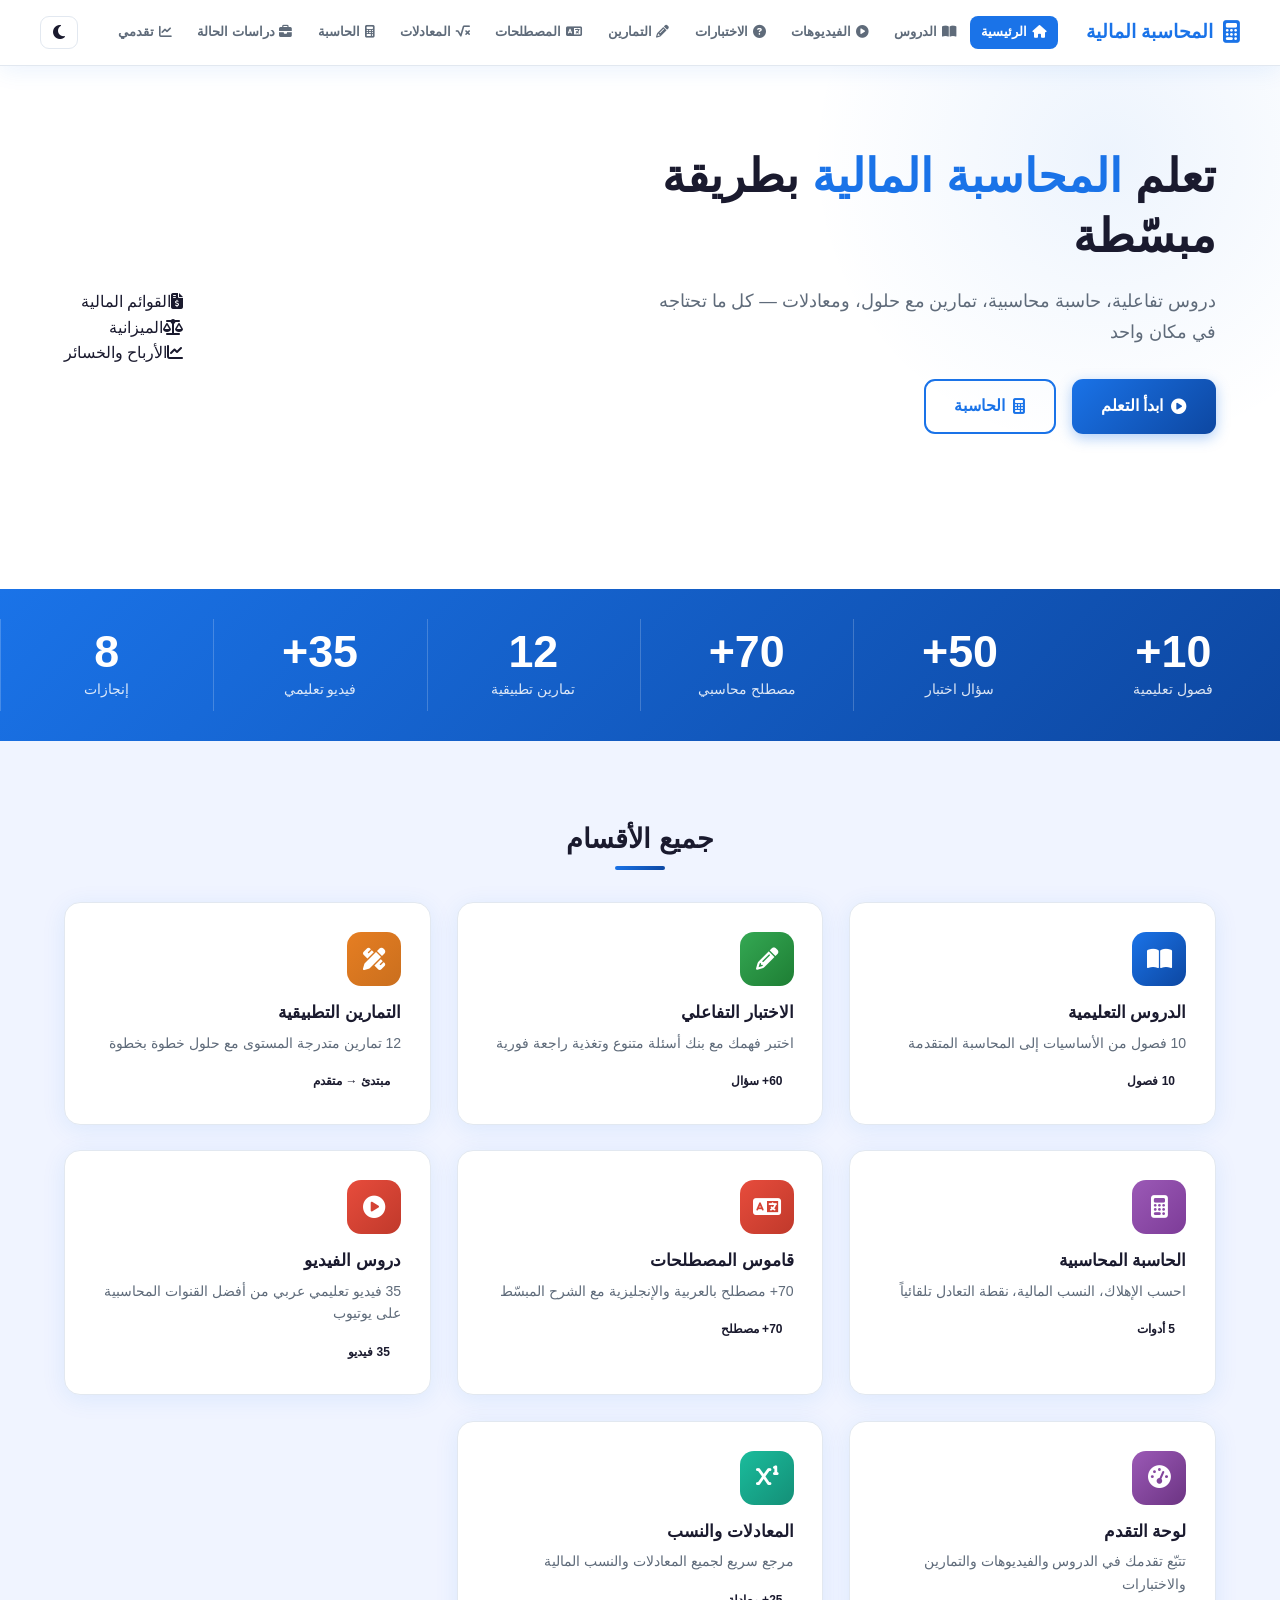
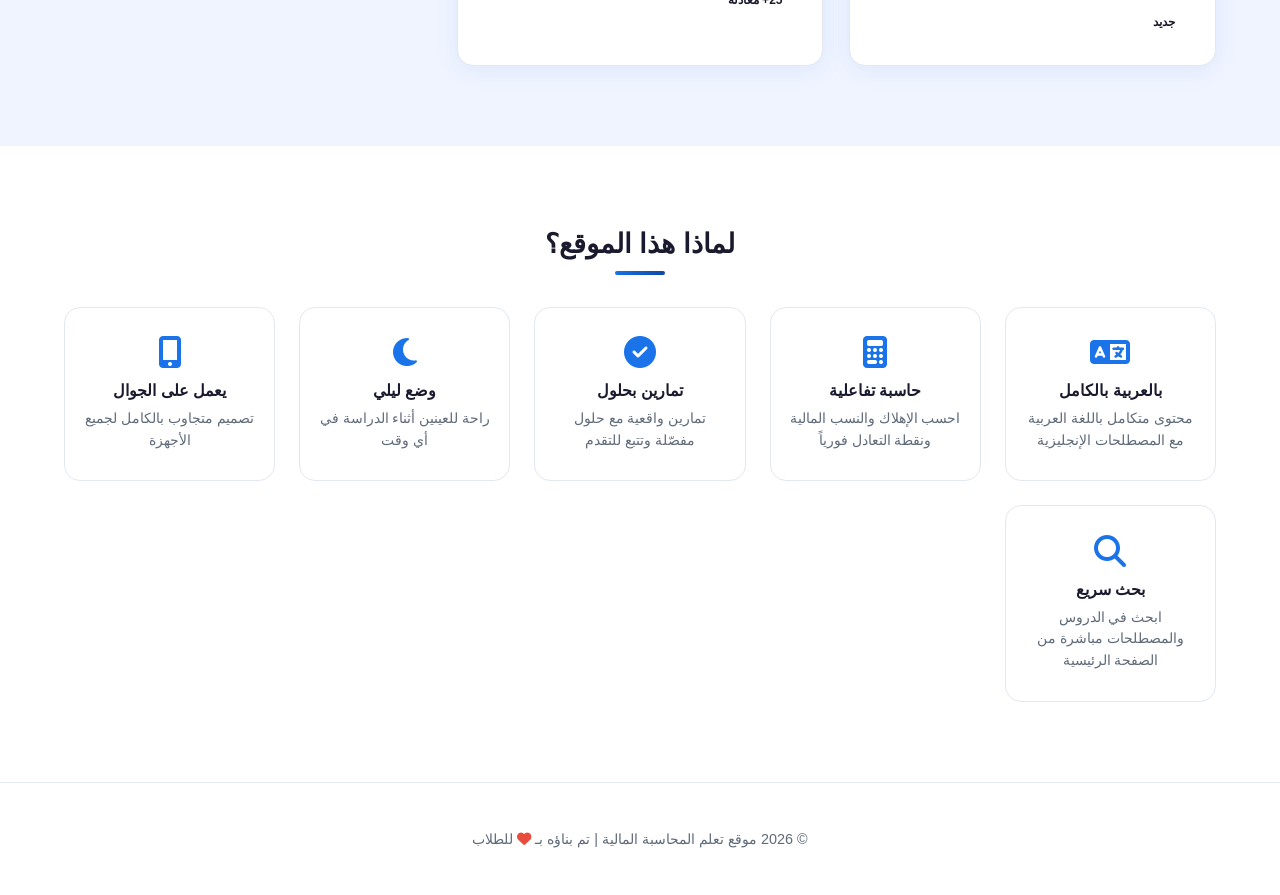
<file: index.html>
<!DOCTYPE html>
<html lang="ar" dir="rtl">
<head>
  <meta charset="UTF-8"/>
  <meta name="viewport" content="width=device-width,initial-scale=1.0"/>
  <title>تعلم المحاسبة المالية</title>
  <link rel="stylesheet" href="css/style.css"/>
  <link rel="stylesheet" href="https://cdnjs.cloudflare.com/ajax/libs/font-awesome/6.5.0/css/all.min.css"/>
  <style>
    .counter-num{display:inline-block}
    .hamburger{display:none;background:none;border:none;font-size:1.4rem;cursor:pointer;color:var(--text)}
    @media(max-width:900px){
      .hamburger{display:block}
      .nav-links{display:none;position:absolute;top:64px;right:0;left:0;background:var(--bg2);flex-direction:column;padding:1rem 2rem;border-bottom:1px solid var(--border);z-index:999}
      .nav-links.open{display:flex}
    }
    .search-box{position:relative;max-width:500px;margin:2rem auto 0}
    .search-box input{width:100%;padding:.9rem 1.2rem;border:2px solid rgba(255,255,255,.4);border-radius:30px;background:rgba(255,255,255,.15);color:#fff;font-size:1rem;font-family:inherit;backdrop-filter:blur(4px)}
    .search-box input::placeholder{color:rgba(255,255,255,.7)}
    .search-box input:focus{outline:none;border-color:#fff;background:rgba(255,255,255,.25)}
    .search-box i{position:absolute;left:1.2rem;top:50%;transform:translateY(-50%);color:rgba(255,255,255,.7)}
    .search-results{position:absolute;top:calc(100% + .5rem);right:0;left:0;background:var(--card-bg);border-radius:12px;box-shadow:var(--shadow);border:1px solid var(--border);z-index:100;display:none;max-height:300px;overflow-y:auto}
    .search-results.show{display:block}
    .search-item{padding:.8rem 1.2rem;border-bottom:1px solid var(--border);cursor:pointer;color:var(--text);font-size:.95rem;transition:var(--transition)}
    .search-item:hover{background:var(--bg);color:var(--primary)}
    .search-item:last-child{border:none}
    .search-item span{display:block;font-size:.8rem;color:var(--text2);margin-top:.2rem}
  </style>
</head>
<body>
<nav class="navbar">
  <div class="nav-logo"><i class="fas fa-calculator"></i><span>المحاسبة المالية</span></div>
  <button class="nav-toggle" id="navToggle" aria-label="القائمة"><i class="fas fa-bars"></i></button>
  <ul class="nav-links" id="navLinks">
    <li><a href="index.html" class="active"><i class="fas fa-home"></i> الرئيسية</a></li>
    <li><a href="pages/lessons.html"><i class="fas fa-book-open"></i> الدروس</a></li>
    <li><a href="pages/videos.html"><i class="fas fa-play-circle"></i> الفيديوهات</a></li>
    <li><a href="pages/quiz.html"><i class="fas fa-question-circle"></i> الاختبارات</a></li>
    <li><a href="pages/exercises.html"><i class="fas fa-pencil-alt"></i> التمارين</a></li>
    <li><a href="pages/glossary.html"><i class="fas fa-language"></i> المصطلحات</a></li>
    <li><a href="pages/formulas.html"><i class="fas fa-square-root-alt"></i> المعادلات</a></li>
    <li><a href="pages/calculator.html"><i class="fas fa-calculator"></i> الحاسبة</a></li>
    <li><a href="pages/cases.html"><i class="fas fa-briefcase"></i> دراسات الحالة</a></li>
    <li><a href="pages/dashboard.html"><i class="fas fa-chart-line"></i> تقدمي</a></li>
  </ul>
  <button id="darkToggle" class="dark-btn"><i class="fas fa-moon"></i></button>
</nav>

<header class="hero">
  <div class="hero-content">
    <h1>تعلم <span class="accent">المحاسبة المالية</span> بطريقة مبسّطة</h1>
    <p>دروس تفاعلية، حاسبة محاسبية، تمارين مع حلول، ومعادلات — كل ما تحتاجه في مكان واحد</p>
    <div class="hero-btns">
      <a href="pages/lessons.html" class="btn btn-primary"><i class="fas fa-play-circle"></i> ابدأ التعلم</a>
      <a href="pages/calculator.html" class="btn btn-outline"><i class="fas fa-calculator"></i> الحاسبة</a>
    </div>
    <div class="search-box" style="margin-top:1.5rem;position:relative">
      <input type="text" id="globalSearch" placeholder="ابحث عن درس أو مصطلح..." oninput="doSearch(this.value)"/>
      <i class="fas fa-search"></i>
      <div class="search-results" id="searchResults"></div>
    </div>
  </div>
  <div class="hero-img">
    <div class="floating-card card1"><i class="fas fa-file-invoice-dollar"></i><span>القوائم المالية</span></div>
    <div class="floating-card card2"><i class="fas fa-balance-scale"></i><span>الميزانية</span></div>
    <div class="floating-card card3"><i class="fas fa-chart-line"></i><span>الأرباح والخسائر</span></div>
  </div>
</header>

<section class="stats">
  <div class="stat"><h2><span class="counter-num" data-target="10">0</span>+</h2><p>فصول تعليمية</p></div>
  <div class="stat"><h2><span class="counter-num" data-target="60">0</span>+</h2><p>سؤال اختبار</p></div>
  <div class="stat"><h2><span class="counter-num" data-target="70">0</span>+</h2><p>مصطلح محاسبي</p></div>
  <div class="stat"><h2><span class="counter-num" data-target="12">0</span></h2><p>تمارين تطبيقية</p></div>
  <div class="stat"><h2><span class="counter-num" data-target="35">0</span>+</h2><p>فيديو تعليمي</p></div><div class="stat"><h2><span class="counter-num" data-target="8">0</span></h2><p>إنجازات</p></div>
</section>

<section class="section chapters">
  <h2 class="section-title">جميع الأقسام</h2>
  <div class="cards-grid">
    <a href="pages/lessons.html" class="card">
      <div class="card-icon bg1"><i class="fas fa-book-open"></i></div>
      <h3>الدروس التعليمية</h3>
      <p>10 فصول من الأساسيات إلى المحاسبة المتقدمة</p>
      <span class="badge">10 فصول</span>
    </a>
    <a href="pages/quiz.html" class="card">
      <div class="card-icon bg2"><i class="fas fa-pencil-alt"></i></div>
      <h3>الاختبار التفاعلي</h3>
      <p>اختبر فهمك مع بنك أسئلة متنوع وتغذية راجعة فورية</p>
      <span class="badge">60+ سؤال</span>
    </a>
    <a href="pages/exercises.html" class="card">
      <div class="card-icon bg3"><i class="fas fa-pencil-ruler"></i></div>
      <h3>التمارين التطبيقية</h3>
      <p>12 تمارين متدرجة المستوى مع حلول خطوة بخطوة</p>
      <span class="badge">مبتدئ → متقدم</span>
    </a>
    <a href="pages/calculator.html" class="card">
      <div class="card-icon bg4"><i class="fas fa-calculator"></i></div>
      <h3>الحاسبة المحاسبية</h3>
      <p>احسب الإهلاك، النسب المالية، نقطة التعادل تلقائياً</p>
      <span class="badge">5 أدوات</span>
    </a>
    <a href="pages/glossary.html" class="card">
      <div class="card-icon bg5"><i class="fas fa-language"></i></div>
      <h3>قاموس المصطلحات</h3>
      <p>70+ مصطلح بالعربية والإنجليزية مع الشرح المبسّط</p>
      <span class="badge">70+ مصطلح</span>
    </a>
    <a href="pages/videos.html" class="card">
      <div class="card-icon" style="background:linear-gradient(135deg,#e74c3c,#c0392b)"><i class="fas fa-play-circle"></i></div>
      <h3>دروس الفيديو</h3>
      <p>35 فيديو تعليمي عربي من أفضل القنوات المحاسبية على يوتيوب</p>
      <span class="badge">35 فيديو</span>
    </a>
    <a href="pages/dashboard.html" class="card">
      <div class="card-icon" style="background:linear-gradient(135deg,#9b59b6,#6c3483)"><i class="fas fa-tachometer-alt"></i></div>
      <h3>لوحة التقدم</h3>
      <p>تتبّع تقدمك في الدروس والفيديوهات والتمارين والاختبارات</p>
      <span class="badge">جديد</span>
    </a>
    <a href="pages/formulas.html" class="card">
      <div class="card-icon bg6"><i class="fas fa-superscript"></i></div>
      <h3>المعادلات والنسب</h3>
      <p>مرجع سريع لجميع المعادلات والنسب المالية</p>
      <span class="badge">25+ معادلة</span>
    </a>
  </div>
</section>

<section class="section why" style="background:var(--bg2)">
  <h2 class="section-title">لماذا هذا الموقع؟</h2>
  <div class="why-grid">
    <div class="why-item"><i class="fas fa-language"></i><h4>بالعربية بالكامل</h4><p>محتوى متكامل باللغة العربية مع المصطلحات الإنجليزية</p></div>
    <div class="why-item"><i class="fas fa-calculator"></i><h4>حاسبة تفاعلية</h4><p>احسب الإهلاك والنسب المالية ونقطة التعادل فورياً</p></div>
    <div class="why-item"><i class="fas fa-check-circle"></i><h4>تمارين بحلول</h4><p>تمارين واقعية مع حلول مفصّلة وتتبع للتقدم</p></div>
    <div class="why-item"><i class="fas fa-moon"></i><h4>وضع ليلي</h4><p>راحة للعينين أثناء الدراسة في أي وقت</p></div>
    <div class="why-item"><i class="fas fa-mobile-alt"></i><h4>يعمل على الجوال</h4><p>تصميم متجاوب بالكامل لجميع الأجهزة</p></div>
    <div class="why-item"><i class="fas fa-search"></i><h4>بحث سريع</h4><p>ابحث في الدروس والمصطلحات مباشرة من الصفحة الرئيسية</p></div>
  </div>
</section>

<footer class="footer">
  <p>© 2026 موقع تعلم المحاسبة المالية | تم بناؤه بـ <i class="fas fa-heart" style="color:#e74c3c"></i> للطلاب</p>
</footer>

<script src="js/main.js"></script>
<script>
// عداد متحرك
function animateCounters(){
  document.querySelectorAll('.counter-num').forEach(el=>{
    const target=+el.dataset.target;
    let current=0;
    const step=Math.ceil(target/30);
    const timer=setInterval(()=>{
      current=Math.min(current+step,target);
      el.textContent=current;
      if(current>=target) clearInterval(timer);
    },50);
  });
}
const statsSection=document.querySelector('.stats');
const obs=new IntersectionObserver(entries=>{
  if(entries[0].isIntersecting){animateCounters();obs.disconnect();}
},{threshold:.5});
obs.observe(statsSection);

// بحث عالمي
const searchData=[
  {title:'مقدمة في المحاسبة',url:'pages/lessons.html#ch1',cat:'درس'},
  {title:'المعادلة المحاسبية',url:'pages/lessons.html#ch2',cat:'درس'},
  {title:'قيود اليومية',url:'pages/lessons.html#ch3',cat:'درس'},
  {title:'دفتر الأستاذ',url:'pages/lessons.html#ch4',cat:'درس'},
  {title:'ميزان المراجعة',url:'pages/lessons.html#ch5',cat:'درس'},
  {title:'القوائم المالية',url:'pages/lessons.html#ch6',cat:'درس'},
  {title:'قيود التسوية',url:'pages/lessons.html#ch7',cat:'درس'},
  {title:'قيود الإقفال',url:'pages/lessons.html#ch8',cat:'درس'},
  {title:'المخزون FIFO LIFO',url:'pages/lessons.html#ch9',cat:'درس'},
  {title:'طرق الإهلاك',url:'pages/lessons.html#ch10',cat:'درس'},
  {title:'حاسبة الإهلاك',url:'pages/calculator.html',cat:'أداة'},
  {title:'حاسبة النسب المالية',url:'pages/calculator.html',cat:'أداة'},
  {title:'نقطة التعادل',url:'pages/calculator.html',cat:'أداة'},
  {title:'تمرين قيود اليومية',url:'pages/exercises.html',cat:'تمرين'},
  {title:'تمرين قائمة الدخل',url:'pages/exercises.html',cat:'تمرين'},
  {title:'تمرين تحليل النسب',url:'pages/exercises.html',cat:'تمرين'},
  {title:'الأصول — Assets',url:'pages/glossary.html',cat:'مصطلح'},
  {title:'الخصوم — Liabilities',url:'pages/glossary.html',cat:'مصطلح'},
  {title:'الإهلاك — Depreciation',url:'pages/glossary.html',cat:'مصطلح'},
  {title:'صافي الربح — Net Income',url:'pages/glossary.html',cat:'مصطلح'},
];
function doSearch(q){
  const box=document.getElementById('searchResults');
  if(!q.trim()){box.classList.remove('show');return;}
  const results=searchData.filter(d=>d.title.includes(q)||d.cat.includes(q));
  if(!results.length){box.classList.remove('show');return;}
  box.innerHTML=results.slice(0,7).map(d=>`<a href="${d.url}" class="search-item">${d.title}<span>${d.cat}</span></a>`).join('');
  box.classList.add('show');
}
document.addEventListener('click',e=>{
  if(!e.target.closest('.search-box')) document.getElementById('searchResults').classList.remove('show');
});
</script>
</body>
</html>
</file>
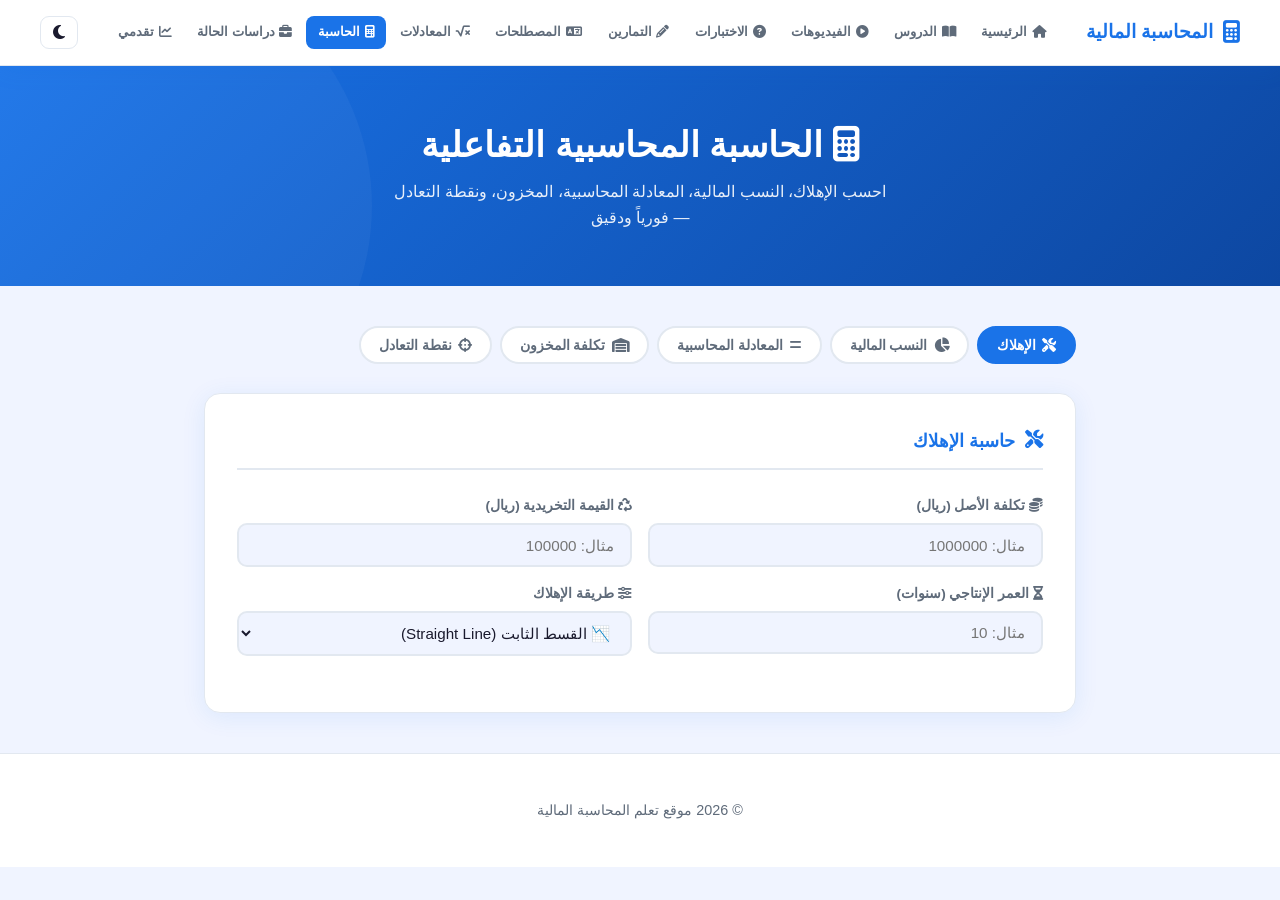
<file: pages/calculator.html>
<!DOCTYPE html>
<html lang="ar" dir="rtl">
<head>
  <meta charset="UTF-8"/>
  <meta name="viewport" content="width=device-width,initial-scale=1.0"/>
  <title>الحاسبة المحاسبية - المحاسبة المالية</title>
  <link rel="stylesheet" href="../css/style.css"/>
  <link rel="stylesheet" href="https://cdnjs.cloudflare.com/ajax/libs/font-awesome/6.5.0/css/all.min.css"/>
  <style>
    /* ─── Layout ─── */
    .calc-wrap{max-width:920px;margin:0 auto;padding:2.5rem 1.5rem}

    /* ─── Tabs ─── */
    .calc-tabs{display:flex;flex-wrap:wrap;gap:.5rem;margin-bottom:1.8rem}
    .calc-tab{display:inline-flex;align-items:center;gap:.4rem;padding:.55rem 1.1rem;border-radius:30px;
      border:2px solid var(--border);background:var(--card-bg);color:var(--text2);
      cursor:pointer;font-family:inherit;font-size:.88rem;font-weight:600;transition:var(--transition)}
    .calc-tab.active,.calc-tab:hover{background:var(--primary);color:#fff;border-color:var(--primary)}

    /* ─── Section card ─── */
    .calc-section{display:none;background:var(--card-bg);border-radius:var(--radius);
      padding:2rem;box-shadow:var(--shadow);border:1px solid var(--border)}
    .calc-section.active{display:block}
    .calc-section-title{font-size:1.15rem;font-weight:800;color:var(--primary);
      display:flex;align-items:center;gap:.6rem;margin-bottom:1.6rem;
      padding-bottom:.8rem;border-bottom:2px solid var(--border)}

    /* ─── Input grid ─── */
    .calc-grid{display:grid;grid-template-columns:1fr 1fr;gap:1rem;margin-bottom:1.5rem}
    @media(max-width:600px){.calc-grid{grid-template-columns:1fr}}
    .calc-field label{display:block;font-size:.85rem;font-weight:700;
      color:var(--text2);margin-bottom:.4rem}
    .calc-field input,.calc-field select{
      width:100%;padding:.7rem 1rem;
      border:2px solid var(--border);border-radius:10px;
      background:var(--bg);color:var(--text);
      font-size:.95rem;font-family:inherit;
      transition:var(--transition);outline:none}
    .calc-field input:focus,.calc-field select:focus{
      border-color:var(--primary);box-shadow:0 0 0 3px rgba(26,115,232,.12)}

    /* ─── Result header ─── */
    .result-header{
      background:linear-gradient(135deg,var(--primary),#0d47a1);
      color:#fff;border-radius:12px 12px 0 0;
      padding:1rem 1.4rem;font-size:1rem;font-weight:700;
      display:flex;align-items:center;gap:.5rem;margin-top:1.4rem}

    /* ─── Result body ─── */
    .result-body{
      background:var(--card-bg);border:2px solid var(--border);
      border-top:none;border-radius:0 0 12px 12px;padding:1.2rem}
    .result-row{display:flex;justify-content:space-between;align-items:center;
      padding:.55rem 0;border-bottom:1px solid var(--border);font-size:.93rem;gap:.5rem}
    .result-row:last-child{border:none;font-weight:800;font-size:1rem;
      color:var(--primary);padding-top:.8rem}
    .result-row .val{font-weight:700;color:var(--primary);
      direction:ltr;text-align:left;white-space:nowrap}

    /* ─── Depreciation table ─── */
    .table-scroll{overflow-x:auto;border-radius:10px;margin-top:0;
      border:1px solid var(--border);-webkit-overflow-scrolling:touch}
    .dep-table{width:100%;border-collapse:collapse;font-size:.9rem;min-width:380px}
    .dep-table thead tr{background:linear-gradient(135deg,var(--primary),#0d47a1);color:#fff}
    .dep-table th{padding:.7rem .9rem;text-align:center;font-weight:700;
      white-space:nowrap;font-size:.85rem}
    .dep-table td{padding:.6rem .9rem;text-align:center;border-bottom:1px solid var(--border);
      font-size:.85rem;white-space:nowrap;direction:ltr}
    .dep-table tbody tr:nth-child(even){background:var(--bg)}
    .dep-table tbody tr:hover{background:var(--primary-light)}
    .dep-table tfoot tr{background:var(--primary-light);font-weight:800;color:var(--primary)}
    .dep-table tfoot td{padding:.65rem .9rem;border-top:2px solid var(--primary)}
    body.dark .dep-table tbody tr:nth-child(even){background:#1a2235}
    body.dark .dep-table tbody tr:hover{background:#1e3a5f}
    body.dark .dep-table tfoot tr{background:#1e3a5f}

    /* ─── Ratio cards ─── */
    .ratio-grid{display:grid;grid-template-columns:repeat(auto-fill,minmax(180px,1fr));gap:1rem;margin-top:1rem}
    .ratio-card{background:var(--card-bg);border:2px solid var(--border);border-radius:12px;
      padding:1.1rem;text-align:center;transition:var(--transition)}
    .ratio-card:hover{border-color:var(--primary);transform:translateY(-2px)}
    .ratio-val{font-size:1.7rem;font-weight:900;color:var(--primary);display:block;margin-bottom:.25rem}
    .ratio-name{font-size:.78rem;color:var(--text2);margin-bottom:.5rem;line-height:1.4}
    .ratio-badge{display:inline-block;padding:.2rem .7rem;border-radius:20px;font-size:.75rem;font-weight:700}
    .rbg{background:#e8f5e9;color:#1b5e20}.rbw{background:#fff8e1;color:#e65100}.rbb{background:#fce4ec;color:#b71c1c}
    body.dark .rbg{background:#1b3a27;color:#81c784}
    body.dark .rbw{background:#3e2723;color:#ffb74d}
    body.dark .rbb{background:#3e0f0f;color:#ef9a9a}

    /* ─── Add row button ─── */
    .add-row-btn{display:inline-flex;align-items:center;gap:.4rem;margin-top:.5rem;
      padding:.5rem 1rem;border-radius:8px;border:1.5px solid var(--primary);
      color:var(--primary);background:none;cursor:pointer;
      font-family:inherit;font-size:.85rem;font-weight:700;transition:var(--transition)}
    .add-row-btn:hover{background:var(--primary);color:#fff}

    /* ─── scroll hint ─── */
    .scroll-hint{font-size:.75rem;color:var(--text2);text-align:center;
      margin-top:.4rem;display:none}
    @media(max-width:600px){.scroll-hint{display:block}}
  </style>
</head>
<body>
<nav class="navbar">
  <div class="nav-logo"><i class="fas fa-calculator"></i><span>المحاسبة المالية</span></div>
  <button class="nav-toggle" id="navToggle" aria-label="القائمة"><i class="fas fa-bars"></i></button>
  <ul class="nav-links" id="navLinks">
    <li><a href="../index.html"><i class="fas fa-home"></i> الرئيسية</a></li>
    <li><a href="lessons.html" ><i class="fas fa-book-open"></i> الدروس</a></li>
    <li><a href="videos.html" ><i class="fas fa-play-circle"></i> الفيديوهات</a></li>
    <li><a href="quiz.html" ><i class="fas fa-question-circle"></i> الاختبارات</a></li>
    <li><a href="exercises.html" ><i class="fas fa-pencil-alt"></i> التمارين</a></li>
    <li><a href="glossary.html" ><i class="fas fa-language"></i> المصطلحات</a></li>
    <li><a href="formulas.html" ><i class="fas fa-square-root-alt"></i> المعادلات</a></li>
    <li><a href="calculator.html" class="active"><i class="fas fa-calculator"></i> الحاسبة</a></li>
    <li><a href="cases.html" ><i class="fas fa-briefcase"></i> دراسات الحالة</a></li>
    <li><a href="dashboard.html" ><i class="fas fa-chart-line"></i> تقدمي</a></li>
  </ul>
  <button id="darkToggle" class="dark-btn"><i class="fas fa-moon"></i></button>
</nav>
<div class="page-hero">
  <h1><i class="fas fa-calculator"></i> الحاسبة المحاسبية التفاعلية</h1>
  <p>احسب الإهلاك، النسب المالية، المعادلة المحاسبية، المخزون، ونقطة التعادل — فورياً ودقيق</p>
</div>

<div class="calc-wrap">
  <div class="calc-tabs">
    <button class="calc-tab active" onclick="showCalc('depreciation',this)"><i class="fas fa-tools"></i> الإهلاك</button>
    <button class="calc-tab" onclick="showCalc('ratios',this)"><i class="fas fa-chart-pie"></i> النسب المالية</button>
    <button class="calc-tab" onclick="showCalc('equation',this)"><i class="fas fa-equals"></i> المعادلة المحاسبية</button>
    <button class="calc-tab" onclick="showCalc('inventory',this)"><i class="fas fa-warehouse"></i> تكلفة المخزون</button>
    <button class="calc-tab" onclick="showCalc('breakeven',this)"><i class="fas fa-crosshairs"></i> نقطة التعادل</button>
  </div>

  <!-- ═══ 1. الإهلاك ═══ -->
  <div class="calc-section active" id="calc-depreciation">
    <div class="calc-section-title"><i class="fas fa-tools"></i> حاسبة الإهلاك</div>
    <div class="calc-grid">
      <div class="calc-field">
        <label><i class="fas fa-coins"></i> تكلفة الأصل (ريال)</label>
        <input type="number" id="dep_cost" placeholder="مثال: 1000000" oninput="calcDep()"/>
      </div>
      <div class="calc-field">
        <label><i class="fas fa-recycle"></i> القيمة التخريدية (ريال)</label>
        <input type="number" id="dep_salvage" placeholder="مثال: 100000" oninput="calcDep()"/>
      </div>
      <div class="calc-field">
        <label><i class="fas fa-hourglass-half"></i> العمر الإنتاجي (سنوات)</label>
        <input type="number" id="dep_life" placeholder="مثال: 10" min="1" max="50" oninput="calcDep()"/>
      </div>
      <div class="calc-field">
        <label><i class="fas fa-sliders-h"></i> طريقة الإهلاك</label>
        <select id="dep_method" onchange="calcDep()">
          <option value="sl">📉 القسط الثابت (Straight Line)</option>
          <option value="ddb">📊 القسط المتناقص (Double Declining)</option>
          <option value="uop">⚙️ وحدات الإنتاج (Units of Production)</option>
        </select>
      </div>
    </div>
    <div id="dep-uop-field" style="display:none;margin-bottom:1rem">
      <div class="calc-field" style="max-width:300px">
        <label><i class="fas fa-cog"></i> الوحدات المنتجة سنوياً (مفصولة بفاصلة)</label>
        <input type="text" id="dep_units" placeholder="مثال: 5000,4500,4000,3500" oninput="calcDep()"/>
      </div>
    </div>
    <div id="dep-result" style="display:none">
      <div class="result-header"><i class="fas fa-table"></i> جدول الإهلاك السنوي</div>
      <div class="result-body" style="padding:1rem 0 0">
        <div id="dep-summary" style="padding:0 1rem 1rem;display:grid;grid-template-columns:repeat(auto-fill,minmax(180px,1fr));gap:.8rem"></div>
        <div class="table-scroll">
          <table class="dep-table" id="dep-table"></table>
        </div>
        <p class="scroll-hint"><i class="fas fa-arrows-alt-h"></i> مرّر يميناً لرؤية كامل الجدول</p>
      </div>
    </div>
  </div>

  <!-- ═══ 2. النسب المالية ═══ -->
  <div class="calc-section" id="calc-ratios">
    <div class="calc-section-title"><i class="fas fa-chart-pie"></i> حاسبة النسب المالية</div>
    <div class="calc-grid">
      <div class="calc-field"><label>الأصول المتداولة</label><input type="number" id="r_ca" placeholder="200,000" oninput="calcRatios()"/></div>
      <div class="calc-field"><label>الخصوم المتداولة</label><input type="number" id="r_cl" placeholder="100,000" oninput="calcRatios()"/></div>
      <div class="calc-field"><label>المخزون</label><input type="number" id="r_inv" placeholder="50,000" oninput="calcRatios()"/></div>
      <div class="calc-field"><label>صافي الربح</label><input type="number" id="r_ni" placeholder="80,000" oninput="calcRatios()"/></div>
      <div class="calc-field"><label>صافي المبيعات</label><input type="number" id="r_sales" placeholder="500,000" oninput="calcRatios()"/></div>
      <div class="calc-field"><label>إجمالي الأصول</label><input type="number" id="r_ta" placeholder="800,000" oninput="calcRatios()"/></div>
      <div class="calc-field"><label>إجمالي الخصوم</label><input type="number" id="r_tl" placeholder="300,000" oninput="calcRatios()"/></div>
      <div class="calc-field"><label>حقوق الملكية</label><input type="number" id="r_eq" placeholder="500,000" oninput="calcRatios()"/></div>
    </div>
    <div id="ratios-result" style="display:none">
      <div class="result-header"><i class="fas fa-chart-bar"></i> النتائج</div>
      <div class="result-body"><div class="ratio-grid" id="ratio-grid"></div></div>
    </div>
  </div>

  <!-- ═══ 3. المعادلة المحاسبية ═══ -->
  <div class="calc-section" id="calc-equation">
    <div class="calc-section-title"><i class="fas fa-equals"></i> المعادلة المحاسبية</div>
    <p style="color:var(--text2);margin-bottom:1.2rem;font-size:.93rem">أدخل أي طرفين وسيحسب الموقع الطرف الثالث أو يتحقق من التوازن.</p>
    <div class="calc-grid">
      <div class="calc-field"><label>الأصول</label><input type="number" id="eq_assets" placeholder="مثال: 500,000" oninput="calcEquation()"/></div>
      <div class="calc-field"><label>الخصوم</label><input type="number" id="eq_liab" placeholder="مثال: 200,000" oninput="calcEquation()"/></div>
      <div class="calc-field"><label>حقوق الملكية</label><input type="number" id="eq_equity" placeholder="مثال: 300,000" oninput="calcEquation()"/></div>
    </div>
    <div id="eq-result" style="display:none">
      <div class="result-header"><i class="fas fa-balance-scale"></i> نتيجة التحقق</div>
      <div class="result-body" id="eq-output"></div>
    </div>
  </div>

  <!-- ═══ 4. تكلفة المخزون ═══ -->
  <div class="calc-section" id="calc-inventory">
    <div class="calc-section-title"><i class="fas fa-warehouse"></i> حاسبة تكلفة المخزون (المتوسط المرجّح)</div>
    <div id="inv-rows"></div>
    <button class="add-row-btn" onclick="addInvRow()"><i class="fas fa-plus"></i> إضافة دفعة</button>
    <div class="calc-grid" style="margin-top:1.2rem">
      <div class="calc-field"><label>الوحدات المباعة</label><input type="number" id="inv_sold" placeholder="مثال: 80" oninput="calcInventory()"/></div>
    </div>
    <div id="inv-result" style="display:none">
      <div class="result-header"><i class="fas fa-boxes"></i> نتائج تكلفة المخزون</div>
      <div class="result-body" id="inv-output"></div>
    </div>
  </div>

  <!-- ═══ 5. نقطة التعادل ═══ -->
  <div class="calc-section" id="calc-breakeven">
    <div class="calc-section-title"><i class="fas fa-crosshairs"></i> حاسبة نقطة التعادل</div>
    <div class="calc-grid">
      <div class="calc-field"><label>سعر بيع الوحدة (ريال)</label><input type="number" id="be_price" placeholder="مثال: 150" oninput="calcBreakeven()"/></div>
      <div class="calc-field"><label>التكلفة المتغيرة للوحدة (ريال)</label><input type="number" id="be_vc" placeholder="مثال: 90" oninput="calcBreakeven()"/></div>
      <div class="calc-field"><label>إجمالي التكاليف الثابتة (ريال)</label><input type="number" id="be_fc" placeholder="مثال: 120,000" oninput="calcBreakeven()"/></div>
    </div>
    <div id="be-result" style="display:none">
      <div class="result-header"><i class="fas fa-flag-checkered"></i> نقطة التعادل</div>
      <div class="result-body" id="be-output"></div>
    </div>
  </div>

</div><!-- /calc-wrap -->

<footer class="footer"><p>© 2026 موقع تعلم المحاسبة المالية</p></footer>
<script src="../js/main.js"></script>
<script>
/* ─── تبديل الأقسام ─── */
function showCalc(id,btn){
  document.querySelectorAll('.calc-section').forEach(s=>s.classList.remove('active'));
  document.querySelectorAll('.calc-tab').forEach(b=>b.classList.remove('active'));
  document.getElementById('calc-'+id).classList.add('active');
  btn.classList.add('active');
}

/* ─── أداة تنسيق الأرقام ─── */
const fmt=(n,d=2)=>Number(n).toLocaleString('en-US',{minimumFractionDigits:d,maximumFractionDigits:d});
const fmtInt=(n)=>Math.round(n).toLocaleString('en-US');

/* ═══ 1. الإهلاك ═══ */
document.getElementById('dep_method').addEventListener('change',function(){
  document.getElementById('dep-uop-field').style.display=this.value==='uop'?'block':'none';
});

function calcDep(){
  const cost    = +document.getElementById('dep_cost').value    || 0;
  const salvage = +document.getElementById('dep_salvage').value || 0;
  const life    = +document.getElementById('dep_life').value    || 0;
  const method  = document.getElementById('dep_method').value;
  if(!cost || !life || life < 1) return;
  if(method==='sl' && cost <= salvage) return;

  document.getElementById('dep-result').style.display='block';

  let rows = '';
  let bv = cost, accDep = 0;
  const rate = 2 / life;
  const annualSL = (cost - salvage) / life;

  // وحدات الإنتاج
  let unitArr = [];
  if(method==='uop'){
    const raw = document.getElementById('dep_units').value;
    unitArr = raw.split(',').map(x=>parseFloat(x.trim())||0).slice(0, life);
    while(unitArr.length < life) unitArr.push(0);
  }
  const totalUnits = unitArr.reduce((a,b)=>a+b,0);
  const ratePerUnit = totalUnits > 0 ? (cost - salvage) / totalUnits : 0;

  for(let y = 1; y <= life; y++){
    let dep = 0;
    if(method==='sl'){
      dep = annualSL;
    } else if(method==='ddb'){
      dep = bv * rate;
      if(bv - dep < salvage) dep = Math.max(0, bv - salvage);
    } else {
      dep = ratePerUnit * (unitArr[y-1] || 0);
    }
    dep = Math.max(0, dep);
    accDep += dep;
    bv -= dep;
    rows += `<tr>
      <td>${y}</td>
      <td>${fmt(dep)}</td>
      <td>${fmt(accDep)}</td>
      <td>${fmt(Math.max(0,bv))}</td>
    </tr>`;
  }

  document.getElementById('dep-table').innerHTML = `
    <thead>
      <tr>
        <th>السنة</th>
        <th>قسط الإهلاك</th>
        <th>مجمّع الإهلاك</th>
        <th>القيمة الدفترية</th>
      </tr>
    </thead>
    <tbody>${rows}</tbody>
    <tfoot>
      <tr>
        <td>الإجمالي</td>
        <td>${fmt(cost - salvage)}</td>
        <td>${fmt(cost - salvage)}</td>
        <td>${fmt(salvage)}</td>
      </tr>
    </tfoot>`;

  document.getElementById('dep-summary').innerHTML = `
    <div style="background:var(--primary-light);border-radius:10px;padding:.9rem 1.1rem;text-align:center">
      <div style="font-size:.8rem;color:var(--text2);margin-bottom:.3rem">تكلفة الأصل</div>
      <div style="font-size:1.1rem;font-weight:800;color:var(--primary)">${fmt(cost)} ريال</div>
    </div>
    <div style="background:var(--primary-light);border-radius:10px;padding:.9rem 1.1rem;text-align:center">
      <div style="font-size:.8rem;color:var(--text2);margin-bottom:.3rem">إجمالي الإهلاك</div>
      <div style="font-size:1.1rem;font-weight:800;color:var(--primary)">${fmt(cost-salvage)} ريال</div>
    </div>
    <div style="background:var(--primary-light);border-radius:10px;padding:.9rem 1.1rem;text-align:center">
      <div style="font-size:.8rem;color:var(--text2);margin-bottom:.3rem">القسط السنوي (ق. ثابت)</div>
      <div style="font-size:1.1rem;font-weight:800;color:var(--primary)">${fmt(annualSL)} ريال</div>
    </div>
    <div style="background:var(--primary-light);border-radius:10px;padding:.9rem 1.1rem;text-align:center">
      <div style="font-size:.8rem;color:var(--text2);margin-bottom:.3rem">القيمة التخريدية</div>
      <div style="font-size:1.1rem;font-weight:800;color:var(--primary)">${fmt(salvage)} ريال</div>
    </div>`;
}

/* ═══ 2. النسب المالية ═══ */
function calcRatios(){
  const ca=+document.getElementById('r_ca').value||0;
  const cl=+document.getElementById('r_cl').value||0;
  const inv=+document.getElementById('r_inv').value||0;
  const ni=+document.getElementById('r_ni').value||0;
  const sales=+document.getElementById('r_sales').value||0;
  const ta=+document.getElementById('r_ta').value||0;
  const tl=+document.getElementById('r_tl').value||0;
  const eq=+document.getElementById('r_eq').value||0;
  if(!ca||!cl) return;
  document.getElementById('ratios-result').style.display='block';
  const ratios=[
    {icon:'fas fa-tint',name:'نسبة التداول',formula:'أصول متداولة ÷ خصوم متداولة',
     val:cl?(ca/cl).toFixed(2):'—',
     status:cl&&ca/cl>=1.5?'rbg':cl&&ca/cl>=1?'rbw':'rbb',
     label:cl&&ca/cl>=1.5?'✅ جيد':cl&&ca/cl>=1?'⚠️ مقبول':'❌ ضعيف'},
    {icon:'fas fa-bolt',name:'السيولة السريعة',formula:'(متداولة - مخزون) ÷ خصوم متداولة',
     val:cl?((ca-inv)/cl).toFixed(2):'—',
     status:cl&&(ca-inv)/cl>=1?'rbg':cl&&(ca-inv)/cl>=0.5?'rbw':'rbb',
     label:cl&&(ca-inv)/cl>=1?'✅ جيد':cl&&(ca-inv)/cl>=0.5?'⚠️ مقبول':'❌ ضعيف'},
    {icon:'fas fa-percent',name:'هامش الربح الصافي',formula:'صافي الربح ÷ المبيعات × 100',
     val:sales?(ni/sales*100).toFixed(1)+'%':'—',
     status:sales&&ni/sales>=0.1?'rbg':sales&&ni/sales>=0.05?'rbw':'rbb',
     label:sales&&ni/sales>=0.1?'✅ جيد':sales&&ni/sales>=0.05?'⚠️ مقبول':'❌ ضعيف'},
    {icon:'fas fa-star',name:'العائد على الأصول ROA',formula:'صافي الربح ÷ الأصول × 100',
     val:ta?(ni/ta*100).toFixed(1)+'%':'—',
     status:ta&&ni/ta>=0.05?'rbg':ta&&ni/ta>=0.02?'rbw':'rbb',
     label:ta&&ni/ta>=0.05?'✅ جيد':ta&&ni/ta>=0.02?'⚠️ مقبول':'❌ ضعيف'},
    {icon:'fas fa-trophy',name:'العائد على الملكية ROE',formula:'صافي الربح ÷ حقوق الملكية × 100',
     val:eq?(ni/eq*100).toFixed(1)+'%':'—',
     status:eq&&ni/eq>=0.15?'rbg':eq&&ni/eq>=0.08?'rbw':'rbb',
     label:eq&&ni/eq>=0.15?'✅ جيد':eq&&ni/eq>=0.08?'⚠️ مقبول':'❌ ضعيف'},
    {icon:'fas fa-balance-scale',name:'نسبة الدين إلى الملكية',formula:'إجمالي الخصوم ÷ حقوق الملكية',
     val:eq?(tl/eq).toFixed(2):'—',
     status:eq&&tl/eq<=1?'rbg':eq&&tl/eq<=2?'rbw':'rbb',
     label:eq&&tl/eq<=1?'✅ منخفض':eq&&tl/eq<=2?'⚠️ متوسط':'❌ مرتفع'},
  ];
  document.getElementById('ratio-grid').innerHTML=ratios.map(r=>`
    <div class="ratio-card">
      <i class="${r.icon}" style="color:var(--primary);margin-bottom:.4rem;font-size:1.2rem;display:block"></i>
      <span class="ratio-val">${r.val}</span>
      <div class="ratio-name">${r.name}</div>
      <div style="font-size:.72rem;color:var(--text2);margin-bottom:.4rem">${r.formula}</div>
      <span class="ratio-badge ${r.status}">${r.label}</span>
    </div>`).join('');
}

/* ═══ 3. المعادلة المحاسبية ═══ */
function calcEquation(){
  const a=+document.getElementById('eq_assets').value||0;
  const l=+document.getElementById('eq_liab').value||0;
  const e=+document.getElementById('eq_equity').value||0;
  if(!a&&!l&&!e) return;
  document.getElementById('eq-result').style.display='block';
  const balanced=Math.abs(a-(l+e))<0.01;
  const missing = !a?'الأصول':(!l?'الخصوم':(!e?'حقوق الملكية':''));
  const computed = !a?(l+e):(!l?(a-e):(!e?(a-l):null));
  document.getElementById('eq-output').innerHTML=`
    <div class="result-row"><span>الأصول</span><span class="val">${fmt(a||computed)} ريال</span></div>
    <div class="result-row"><span>الخصوم</span><span class="val">${fmt(l||computed)} ريال</span></div>
    <div class="result-row"><span>حقوق الملكية</span><span class="val">${fmt(e||computed)} ريال</span></div>
    <div class="result-row"><span>الخصوم + حقوق الملكية</span><span class="val">${fmt((l||computed)+(e||computed))} ريال</span></div>
    <div class="result-row" style="background:${balanced?'#e8f5e9':'#fce4ec'};border-radius:0 0 10px 10px;padding:.8rem 1rem;margin:0 -1rem">
      <span style="color:${balanced?'#1b5e20':'#b71c1c'};font-size:1rem">
        ${balanced?'✅ المعادلة متوازنة تماماً':'❌ المعادلة غير متوازنة — الفرق: '+fmt(Math.abs(a-(l+e)))+' ريال'}
      </span>
    </div>`;
}

/* ═══ 4. تكلفة المخزون ═══ */
let invCount=2;
function buildInvRows(){
  document.getElementById('inv-rows').innerHTML=`
    <div class="calc-grid" data-inv-row="1">
      <div class="calc-field"><label>الكمية (دفعة 1)</label><input type="number" placeholder="وحدات" oninput="calcInventory()"/></div>
      <div class="calc-field"><label>التكلفة للوحدة (ريال)</label><input type="number" placeholder="0.00" oninput="calcInventory()"/></div>
    </div>
    <div class="calc-grid" data-inv-row="2">
      <div class="calc-field"><label>الكمية (دفعة 2)</label><input type="number" placeholder="وحدات" oninput="calcInventory()"/></div>
      <div class="calc-field"><label>التكلفة للوحدة (ريال)</label><input type="number" placeholder="0.00" oninput="calcInventory()"/></div>
    </div>`;
}
buildInvRows();

function addInvRow(){
  invCount++;
  const d=document.createElement('div');
  d.className='calc-grid'; d.dataset.invRow=invCount;
  d.innerHTML=`<div class="calc-field"><label>الكمية (دفعة ${invCount})</label><input type="number" placeholder="وحدات" oninput="calcInventory()"/></div>
    <div class="calc-field"><label>التكلفة للوحدة (ريال)</label><input type="number" placeholder="0.00" oninput="calcInventory()"/></div>`;
  document.getElementById('inv-rows').appendChild(d);
}

function calcInventory(){
  const rows=document.querySelectorAll('#inv-rows [data-inv-row]');
  let totalUnits=0, totalCost=0;
  rows.forEach(row=>{
    const ins=row.querySelectorAll('input');
    const qty=+ins[0].value||0, cost=+ins[1].value||0;
    totalUnits+=qty; totalCost+=qty*cost;
  });
  if(!totalUnits) return;
  const sold=+document.getElementById('inv_sold').value||0;
  const avg=totalCost/totalUnits;
  document.getElementById('inv-result').style.display='block';
  document.getElementById('inv-output').innerHTML=`
    <div class="result-row"><span>إجمالي الوحدات المشتراة</span><span class="val">${fmtInt(totalUnits)} وحدة</span></div>
    <div class="result-row"><span>إجمالي التكلفة</span><span class="val">${fmt(totalCost)} ريال</span></div>
    <div class="result-row"><span>التكلفة المتوسطة للوحدة</span><span class="val">${fmt(avg,3)} ريال</span></div>
    <div class="result-row"><span>تكلفة البضاعة المباعة (${fmtInt(sold)} وحدة)</span><span class="val">${fmt(avg*sold)} ريال</span></div>
    <div class="result-row"><span>قيمة المخزون النهائي (${fmtInt(totalUnits-sold)} وحدة)</span><span class="val">${fmt(avg*(totalUnits-sold))} ريال</span></div>`;
}

/* ═══ 5. نقطة التعادل ═══ */
function calcBreakeven(){
  const p=+document.getElementById('be_price').value||0;
  const vc=+document.getElementById('be_vc').value||0;
  const fc=+document.getElementById('be_fc').value||0;
  if(!p||!vc||!fc) return;
  if(p<=vc){
    document.getElementById('be-result').style.display='block';
    document.getElementById('be-output').innerHTML=`<div class="result-row"><span style="color:#b71c1c">❌ سعر البيع يجب أن يكون أكبر من التكلفة المتغيرة</span></div>`;
    return;
  }
  const cm=p-vc, beUnits=fc/cm, beSales=beUnits*p, cmR=cm/p*100;
  document.getElementById('be-result').style.display='block';
  document.getElementById('be-output').innerHTML=`
    <div class="result-row"><span>هامش المساهمة للوحدة</span><span class="val">${fmt(cm)} ريال</span></div>
    <div class="result-row"><span>نسبة هامش المساهمة</span><span class="val">${cmR.toFixed(1)}%</span></div>
    <div class="result-row"><span>نقطة التعادل (وحدات)</span><span class="val">${fmtInt(Math.ceil(beUnits))} وحدة</span></div>
    <div class="result-row"><span>نقطة التعادل (ريال)</span><span class="val">${fmt(beSales)} ريال</span></div>
    <div class="result-row"><span>هامش الأمان (إذا بعت ${fmtInt(Math.ceil(beUnits)*1.2)} وحدة)</span>
      <span class="val" style="color:#1b5e20">+${fmt((Math.ceil(beUnits)*1.2 - Math.ceil(beUnits))*cm)} ريال</span></div>`;
}
</script>
</body>
</html>
</file>
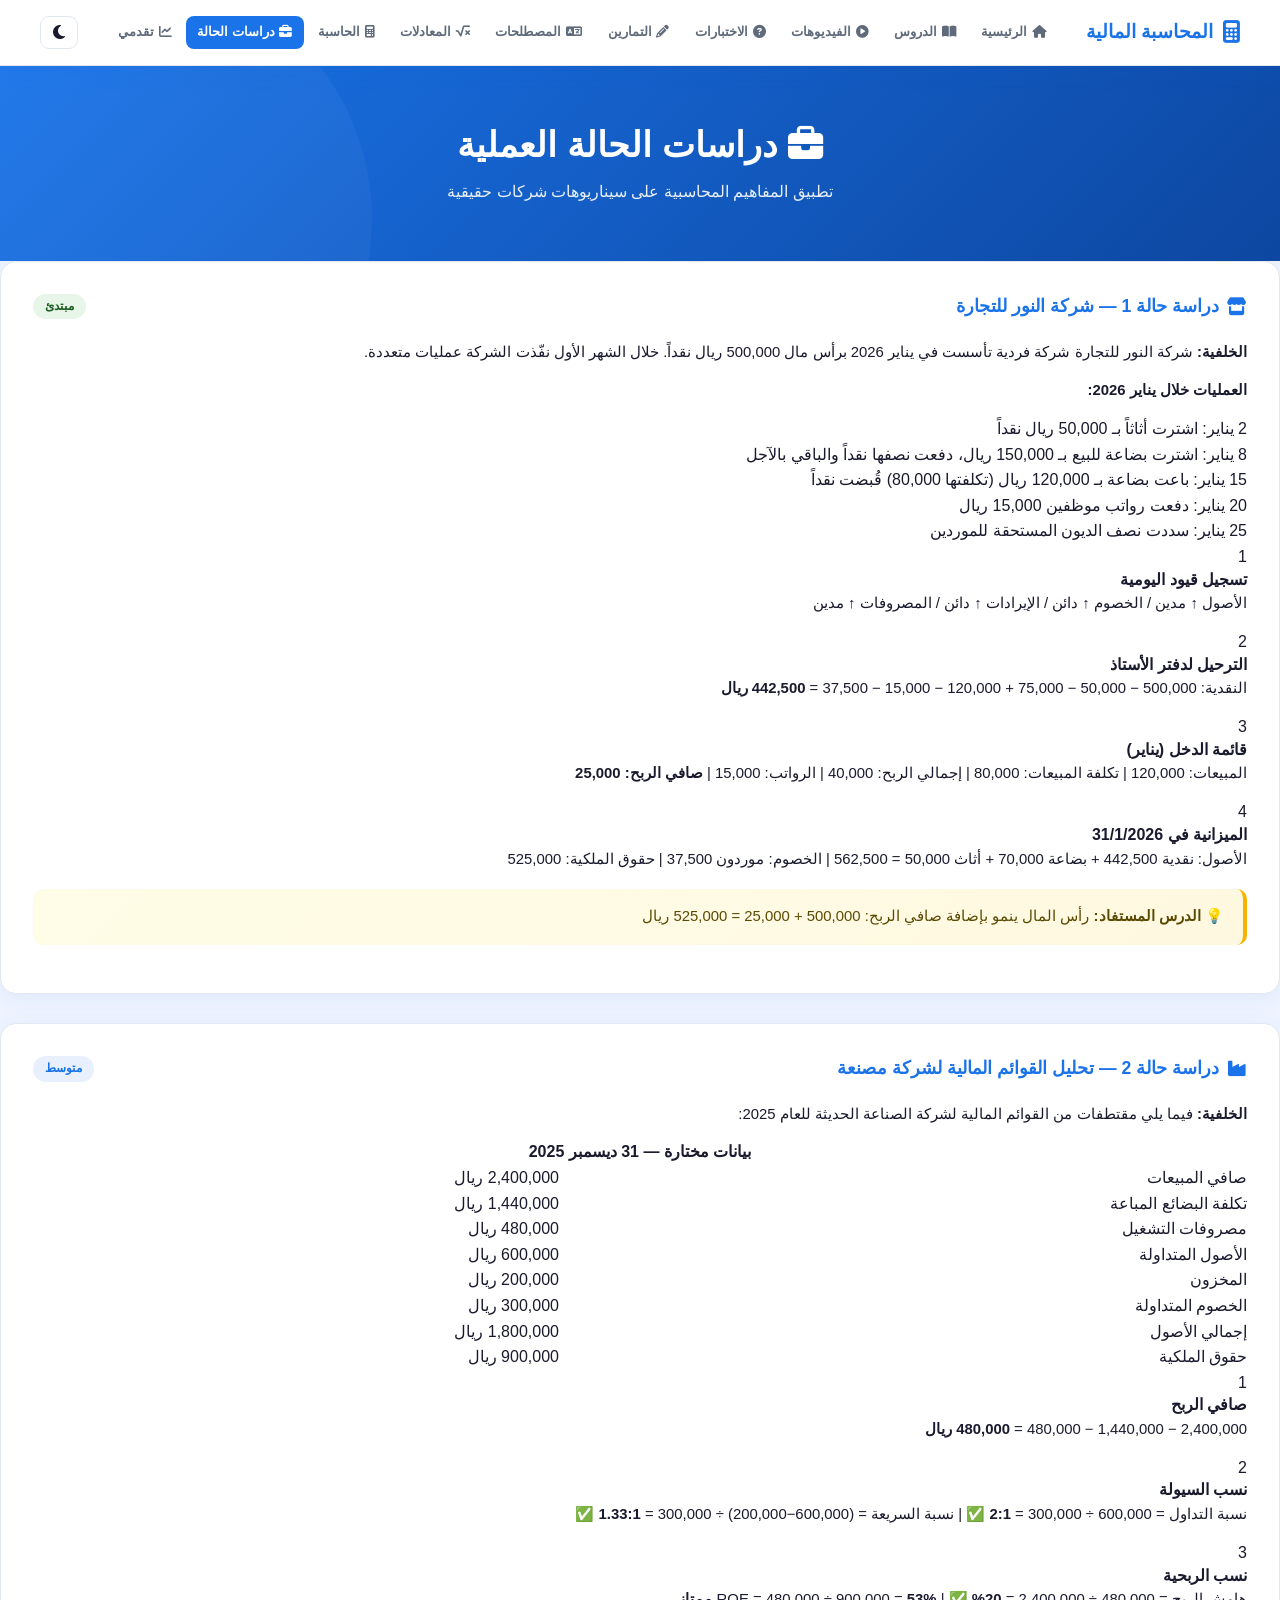
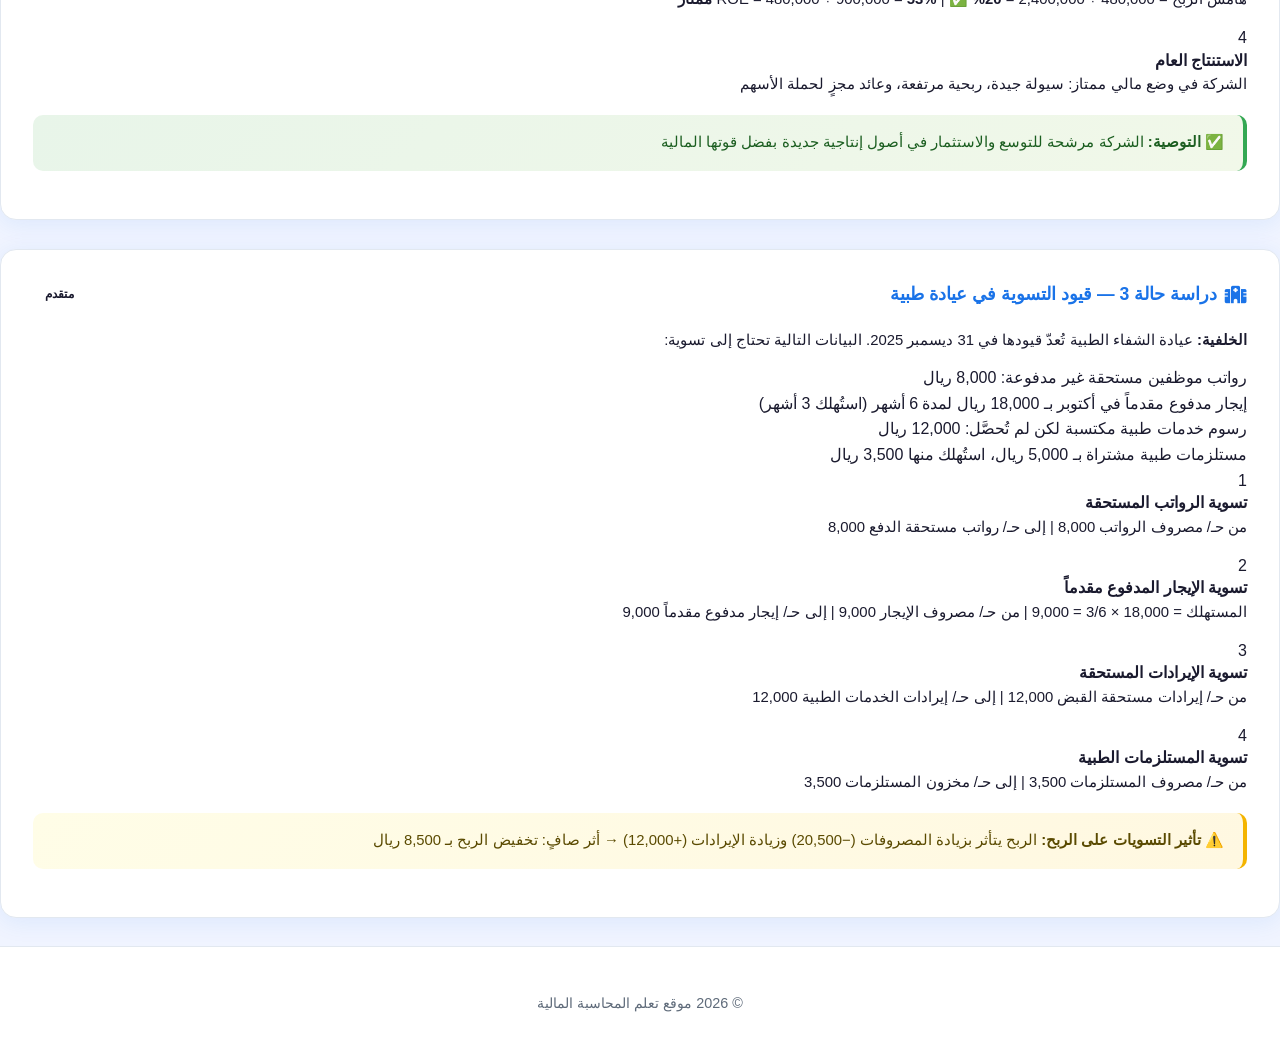
<file: pages/cases.html>
<!DOCTYPE html>
<html lang="ar" dir="rtl">
<head>
  <meta charset="UTF-8"/><meta name="viewport" content="width=device-width,initial-scale=1.0"/>
  <title>دراسات الحالة - المحاسبة المالية</title>
  <link rel="stylesheet" href="../css/style.css"/>
  <link rel="stylesheet" href="https://cdnjs.cloudflare.com/ajax/libs/font-awesome/6.5.0/css/all.min.css"/>
</head>
<body>
<nav class="navbar">
  <div class="nav-logo"><i class="fas fa-calculator"></i><span>المحاسبة المالية</span></div>
  <button class="nav-toggle" id="navToggle" aria-label="القائمة"><i class="fas fa-bars"></i></button>
  <ul class="nav-links" id="navLinks">
    <li><a href="../index.html"><i class="fas fa-home"></i> الرئيسية</a></li>
    <li><a href="lessons.html" ><i class="fas fa-book-open"></i> الدروس</a></li>
    <li><a href="videos.html" ><i class="fas fa-play-circle"></i> الفيديوهات</a></li>
    <li><a href="quiz.html" ><i class="fas fa-question-circle"></i> الاختبارات</a></li>
    <li><a href="exercises.html" ><i class="fas fa-pencil-alt"></i> التمارين</a></li>
    <li><a href="glossary.html" ><i class="fas fa-language"></i> المصطلحات</a></li>
    <li><a href="formulas.html" ><i class="fas fa-square-root-alt"></i> المعادلات</a></li>
    <li><a href="calculator.html" ><i class="fas fa-calculator"></i> الحاسبة</a></li>
    <li><a href="cases.html" class="active"><i class="fas fa-briefcase"></i> دراسات الحالة</a></li>
    <li><a href="dashboard.html" ><i class="fas fa-chart-line"></i> تقدمي</a></li>
  </ul>
  <button id="darkToggle" class="dark-btn"><i class="fas fa-moon"></i></button>
</nav>
<div class="page-hero">
  <h1><i class="fas fa-briefcase"></i> دراسات الحالة العملية</h1>
  <p>تطبيق المفاهيم المحاسبية على سيناريوهات شركات حقيقية</p>
</div>
<div class="cases-container">

  <!-- CASE 1 -->
  <div class="case-card">
    <div class="case-header">
      <h3><i class="fas fa-store"></i> دراسة حالة 1 — شركة النور للتجارة</h3>
      <span class="case-tag tag-green">مبتدئ</span>
    </div>
    <div class="case-body">
      <p><strong>الخلفية:</strong> شركة النور للتجارة شركة فردية تأسست في يناير 2026 برأس مال 500,000 ريال نقداً. خلال الشهر الأول نفّذت الشركة عمليات متعددة.</p>
      <p><strong>العمليات خلال يناير 2026:</strong></p>
      <ul>
        <li>2 يناير: اشترت أثاثاً بـ 50,000 ريال نقداً</li>
        <li>8 يناير: اشترت بضاعة للبيع بـ 150,000 ريال، دفعت نصفها نقداً والباقي بالآجل</li>
        <li>15 يناير: باعت بضاعة بـ 120,000 ريال (تكلفتها 80,000) قُبضت نقداً</li>
        <li>20 يناير: دفعت رواتب موظفين 15,000 ريال</li>
        <li>25 يناير: سددت نصف الديون المستحقة للموردين</li>
      </ul>
      <div class="case-steps">
        <div class="case-step">
          <div class="step-num">1</div>
          <div class="step-content">
            <h4>تسجيل قيود اليومية</h4>
            <p>الأصول ↑ مدين / الخصوم ↑ دائن / الإيرادات ↑ دائن / المصروفات ↑ مدين</p>
          </div>
        </div>
        <div class="case-step">
          <div class="step-num">2</div>
          <div class="step-content">
            <h4>الترحيل لدفتر الأستاذ</h4>
            <p>النقدية: 500,000 − 50,000 − 75,000 + 120,000 − 15,000 − 37,500 = <strong>442,500 ريال</strong></p>
          </div>
        </div>
        <div class="case-step">
          <div class="step-num">3</div>
          <div class="step-content">
            <h4>قائمة الدخل (يناير)</h4>
            <p>المبيعات: 120,000 | تكلفة المبيعات: 80,000 | إجمالي الربح: 40,000 | الرواتب: 15,000 | <strong>صافي الربح: 25,000</strong></p>
          </div>
        </div>
        <div class="case-step">
          <div class="step-num">4</div>
          <div class="step-content">
            <h4>الميزانية في 31/1/2026</h4>
            <p>الأصول: نقدية 442,500 + بضاعة 70,000 + أثاث 50,000 = 562,500 | الخصوم: موردون 37,500 | حقوق الملكية: 525,000</p>
          </div>
        </div>
      </div>
      <div class="info-box">💡 <strong>الدرس المستفاد:</strong> رأس المال ينمو بإضافة صافي الربح: 500,000 + 25,000 = 525,000 ريال</div>
    </div>
  </div>

  <!-- CASE 2 -->
  <div class="case-card">
    <div class="case-header">
      <h3><i class="fas fa-industry"></i> دراسة حالة 2 — تحليل القوائم المالية لشركة مصنعة</h3>
      <span class="case-tag tag-blue">متوسط</span>
    </div>
    <div class="case-body">
      <p><strong>الخلفية:</strong> فيما يلي مقتطفات من القوائم المالية لشركة الصناعة الحديثة للعام 2025:</p>
      <table class="ex-table">
        <tr><th colspan="2">بيانات مختارة — 31 ديسمبر 2025</th></tr>
        <tr><td>صافي المبيعات</td><td>2,400,000 ريال</td></tr>
        <tr><td>تكلفة البضائع المباعة</td><td>1,440,000 ريال</td></tr>
        <tr><td>مصروفات التشغيل</td><td>480,000 ريال</td></tr>
        <tr><td>الأصول المتداولة</td><td>600,000 ريال</td></tr>
        <tr><td>المخزون</td><td>200,000 ريال</td></tr>
        <tr><td>الخصوم المتداولة</td><td>300,000 ريال</td></tr>
        <tr><td>إجمالي الأصول</td><td>1,800,000 ريال</td></tr>
        <tr><td>حقوق الملكية</td><td>900,000 ريال</td></tr>
      </table>
      <div class="case-steps">
        <div class="case-step">
          <div class="step-num">1</div>
          <div class="step-content">
            <h4>صافي الربح</h4>
            <p>2,400,000 − 1,440,000 − 480,000 = <strong>480,000 ريال</strong></p>
          </div>
        </div>
        <div class="case-step">
          <div class="step-num">2</div>
          <div class="step-content">
            <h4>نسب السيولة</h4>
            <p>نسبة التداول = 600,000 ÷ 300,000 = <strong>2:1 ✅</strong> | نسبة السريعة = (600,000−200,000) ÷ 300,000 = <strong>1.33:1 ✅</strong></p>
          </div>
        </div>
        <div class="case-step">
          <div class="step-num">3</div>
          <div class="step-content">
            <h4>نسب الربحية</h4>
            <p>هامش الربح = 480,000 ÷ 2,400,000 = <strong>20% ✅</strong> | ROE = 480,000 ÷ 900,000 = <strong>53% ممتاز</strong></p>
          </div>
        </div>
        <div class="case-step">
          <div class="step-num">4</div>
          <div class="step-content">
            <h4>الاستنتاج العام</h4>
            <p>الشركة في وضع مالي ممتاز: سيولة جيدة، ربحية مرتفعة، وعائد مجزٍ لحملة الأسهم</p>
          </div>
        </div>
      </div>
      <div class="success-box">✅ <strong>التوصية:</strong> الشركة مرشحة للتوسع والاستثمار في أصول إنتاجية جديدة بفضل قوتها المالية</div>
    </div>
  </div>

  <!-- CASE 3 -->
  <div class="case-card">
    <div class="case-header">
      <h3><i class="fas fa-hospital"></i> دراسة حالة 3 — قيود التسوية في عيادة طبية</h3>
      <span class="case-tag tag-orange">متقدم</span>
    </div>
    <div class="case-body">
      <p><strong>الخلفية:</strong> عيادة الشفاء الطبية تُعدّ قيودها في 31 ديسمبر 2025. البيانات التالية تحتاج إلى تسوية:</p>
      <ul>
        <li>رواتب موظفين مستحقة غير مدفوعة: 8,000 ريال</li>
        <li>إيجار مدفوع مقدماً في أكتوبر بـ 18,000 ريال لمدة 6 أشهر (استُهلك 3 أشهر)</li>
        <li>رسوم خدمات طبية مكتسبة لكن لم تُحصَّل: 12,000 ريال</li>
        <li>مستلزمات طبية مشتراة بـ 5,000 ريال، استُهلك منها 3,500 ريال</li>
      </ul>
      <div class="case-steps">
        <div class="case-step">
          <div class="step-num">1</div>
          <div class="step-content">
            <h4>تسوية الرواتب المستحقة</h4>
            <p>من حـ/ مصروف الرواتب 8,000 | إلى حـ/ رواتب مستحقة الدفع 8,000</p>
          </div>
        </div>
        <div class="case-step">
          <div class="step-num">2</div>
          <div class="step-content">
            <h4>تسوية الإيجار المدفوع مقدماً</h4>
            <p>المستهلك = 18,000 × 3/6 = 9,000 | من حـ/ مصروف الإيجار 9,000 | إلى حـ/ إيجار مدفوع مقدماً 9,000</p>
          </div>
        </div>
        <div class="case-step">
          <div class="step-num">3</div>
          <div class="step-content">
            <h4>تسوية الإيرادات المستحقة</h4>
            <p>من حـ/ إيرادات مستحقة القبض 12,000 | إلى حـ/ إيرادات الخدمات الطبية 12,000</p>
          </div>
        </div>
        <div class="case-step">
          <div class="step-num">4</div>
          <div class="step-content">
            <h4>تسوية المستلزمات الطبية</h4>
            <p>من حـ/ مصروف المستلزمات 3,500 | إلى حـ/ مخزون المستلزمات 3,500</p>
          </div>
        </div>
      </div>
      <div class="info-box">⚠️ <strong>تأثير التسويات على الربح:</strong> الربح يتأثر بزيادة المصروفات (−20,500) وزيادة الإيرادات (+12,000) → أثر صافٍ: تخفيض الربح بـ 8,500 ريال</div>
    </div>
  </div>

</div>
<footer class="footer"><p>© 2026 موقع تعلم المحاسبة المالية</p></footer>
<script src="../js/main.js"></script>
</body>
</html>
</file>
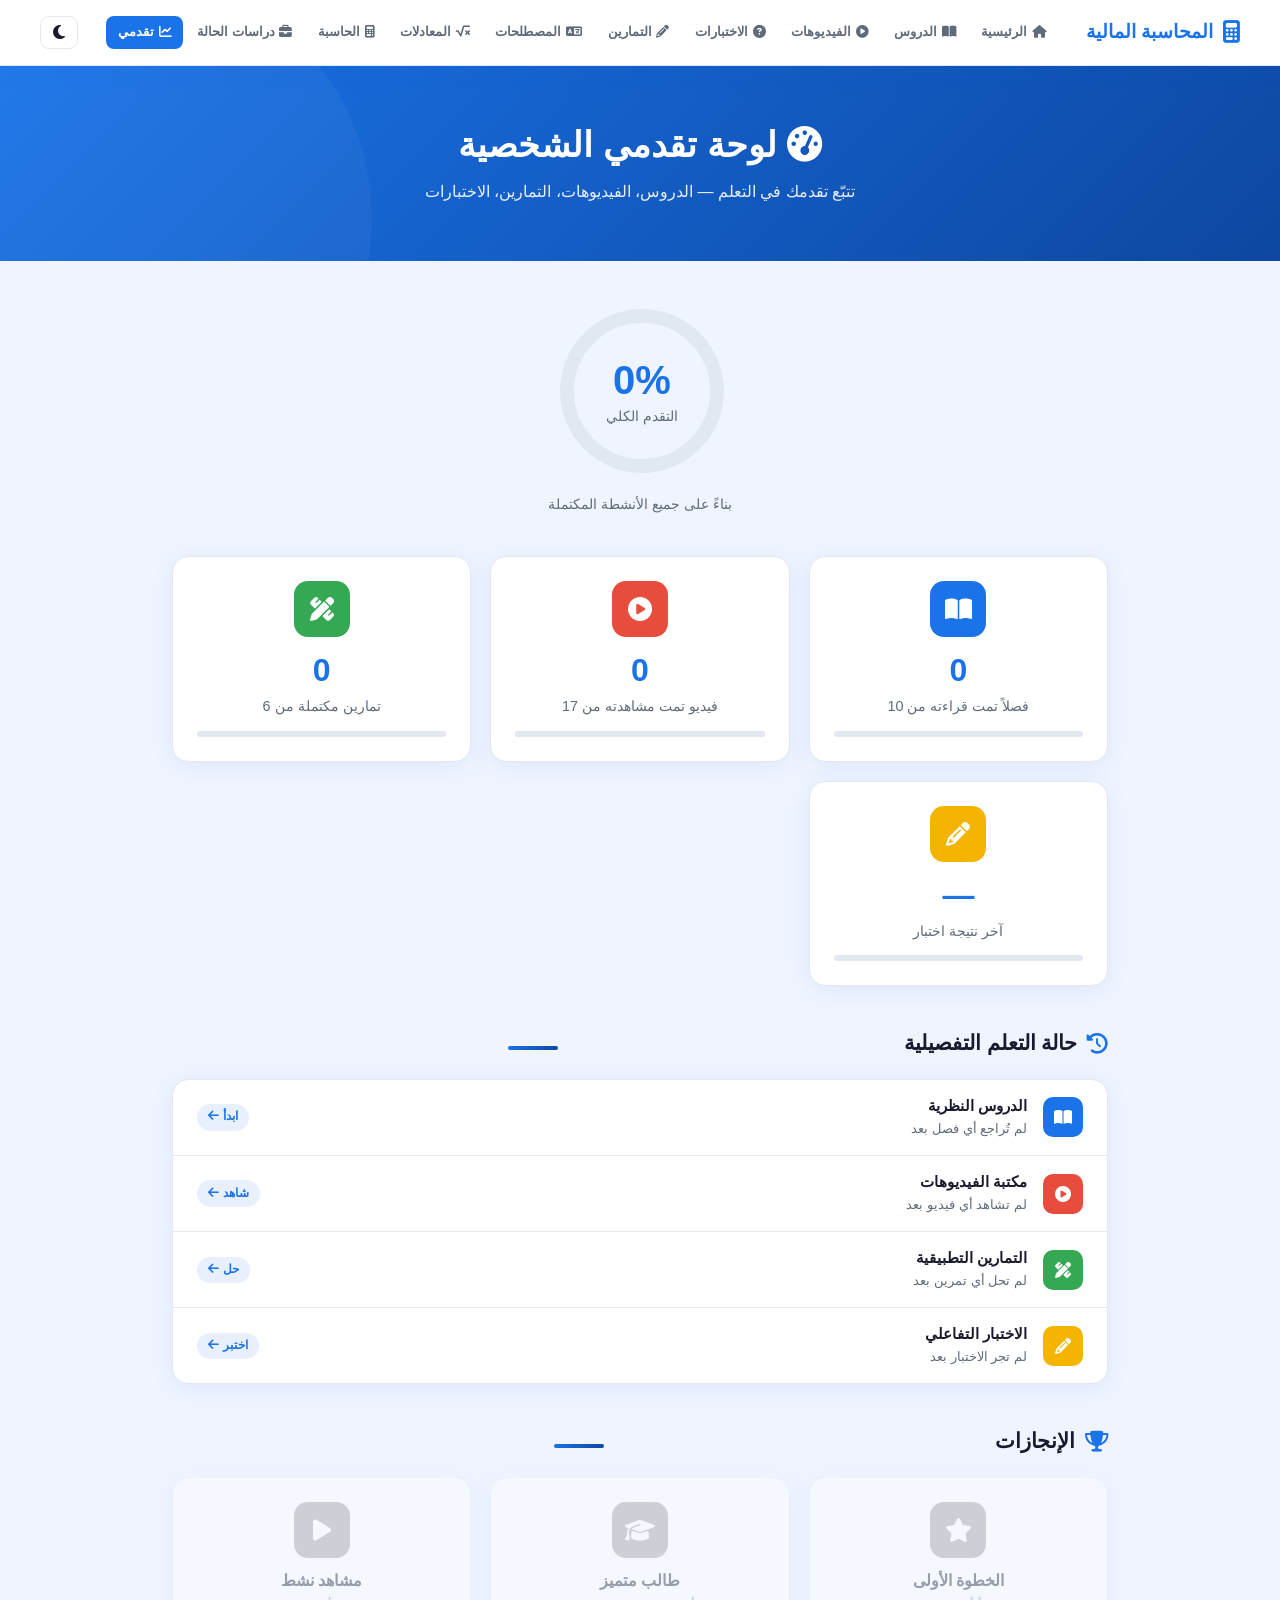
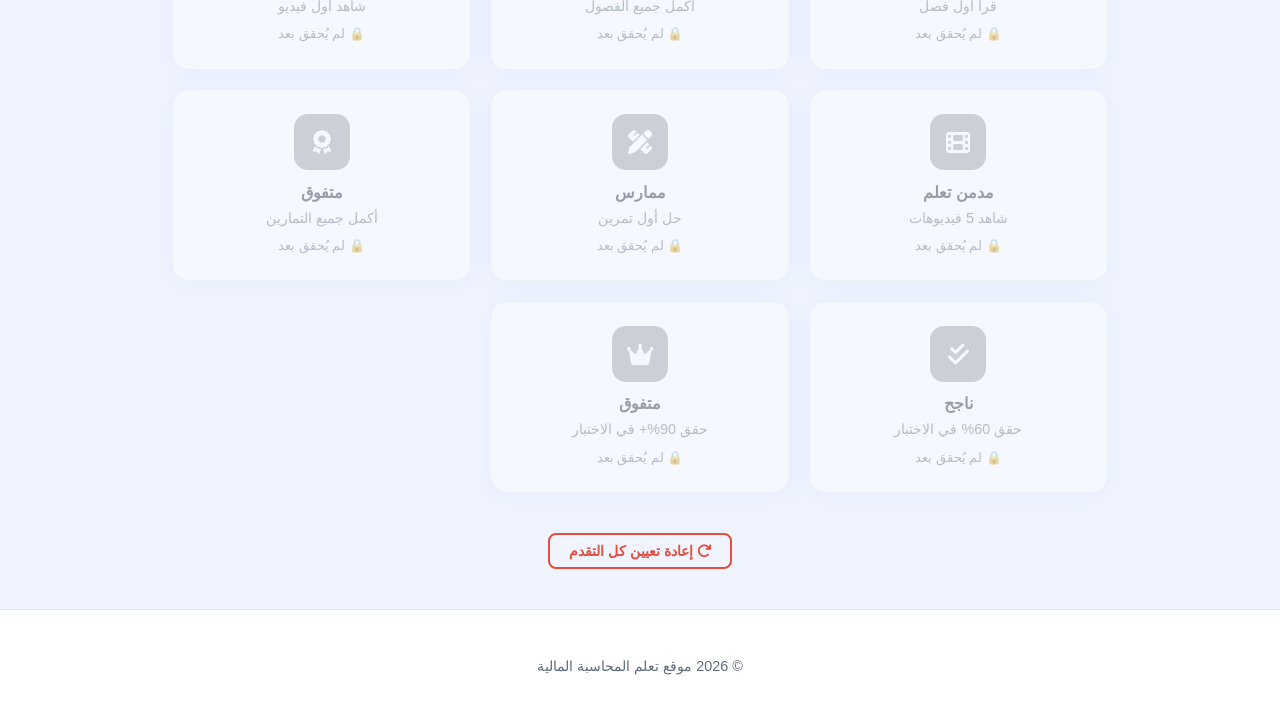
<file: pages/dashboard.html>
<!DOCTYPE html>
<html lang="ar" dir="rtl">
<head>
  <meta charset="UTF-8"/>
  <meta name="viewport" content="width=device-width,initial-scale=1.0"/>
  <title>لوحة التقدم - المحاسبة المالية</title>
  <link rel="stylesheet" href="../css/style.css"/>
  <link rel="stylesheet" href="https://cdnjs.cloudflare.com/ajax/libs/font-awesome/6.5.0/css/all.min.css"/>
  <style>
    .dash{max-width:1000px;margin:0 auto;padding:2.5rem 2rem}
    .dash-grid{display:grid;grid-template-columns:repeat(auto-fill,minmax(220px,1fr));gap:1.2rem;margin-bottom:2.5rem}
    .dash-card{background:var(--card-bg);border-radius:var(--radius);padding:1.5rem;box-shadow:var(--shadow);border:1px solid var(--border);text-align:center}
    .dash-card .icon{width:56px;height:56px;border-radius:14px;display:flex;align-items:center;justify-content:center;margin:0 auto .8rem;font-size:1.5rem;color:#fff}
    .dash-card h3{font-size:2rem;font-weight:800;margin-bottom:.2rem;color:var(--primary)}
    .dash-card p{color:var(--text2);font-size:.9rem}
    .dash-card .mini-bar{height:6px;background:var(--border);border-radius:3px;margin-top:.8rem;overflow:hidden}
    .dash-card .mini-fill{height:100%;border-radius:3px;transition:width .7s}
    .section-title{font-size:1.3rem;font-weight:700;color:var(--text);margin-bottom:1.2rem;display:flex;align-items:center;gap:.6rem}
    .section-title i{color:var(--primary)}
    .act-list{background:var(--card-bg);border-radius:var(--radius);box-shadow:var(--shadow);border:1px solid var(--border);overflow:hidden;margin-bottom:2.5rem}
    .act-item{display:flex;align-items:center;gap:1rem;padding:1rem 1.5rem;border-bottom:1px solid var(--border);transition:var(--transition)}
    .act-item:last-child{border:none}
    .act-item:hover{background:var(--bg)}
    .act-icon{width:40px;height:40px;border-radius:10px;display:flex;align-items:center;justify-content:center;font-size:1rem;color:#fff;flex-shrink:0}
    .act-text{flex:1}
    .act-text h4{font-size:.95rem;font-weight:600;margin-bottom:.15rem}
    .act-text p{font-size:.82rem;color:var(--text2)}
    .act-badge{padding:.2rem .7rem;border-radius:20px;font-size:.78rem;font-weight:600}
    .badge-done{background:#e8f5e9;color:#1b5e20}
    .badge-go{background:#e8f0fe;color:var(--primary)}
    .ring-wrap{display:flex;justify-content:center;margin-bottom:2.5rem}
    .ring-container{position:relative;width:180px;height:180px}
    .ring-svg{transform:rotate(-90deg)}
    .ring-text{position:absolute;inset:0;display:flex;flex-direction:column;align-items:center;justify-content:center;text-align:center}
    .ring-text h2{font-size:2.5rem;font-weight:800;color:var(--primary)}
    .ring-text p{font-size:.85rem;color:var(--text2)}
    .reset-btn{background:none;border:2px solid #e74c3c;color:#e74c3c;border-radius:8px;padding:.5rem 1.2rem;cursor:pointer;font-family:inherit;font-size:.9rem;font-weight:600;transition:var(--transition)}
    .reset-btn:hover{background:#e74c3c;color:#fff}
  </style>
</head>
<body>
<nav class="navbar">
  <div class="nav-logo"><i class="fas fa-calculator"></i><span>المحاسبة المالية</span></div>
  <button class="nav-toggle" id="navToggle" aria-label="القائمة"><i class="fas fa-bars"></i></button>
  <ul class="nav-links" id="navLinks">
    <li><a href="../index.html"><i class="fas fa-home"></i> الرئيسية</a></li>
    <li><a href="lessons.html" ><i class="fas fa-book-open"></i> الدروس</a></li>
    <li><a href="videos.html" ><i class="fas fa-play-circle"></i> الفيديوهات</a></li>
    <li><a href="quiz.html" ><i class="fas fa-question-circle"></i> الاختبارات</a></li>
    <li><a href="exercises.html" ><i class="fas fa-pencil-alt"></i> التمارين</a></li>
    <li><a href="glossary.html" ><i class="fas fa-language"></i> المصطلحات</a></li>
    <li><a href="formulas.html" ><i class="fas fa-square-root-alt"></i> المعادلات</a></li>
    <li><a href="calculator.html" ><i class="fas fa-calculator"></i> الحاسبة</a></li>
    <li><a href="cases.html" ><i class="fas fa-briefcase"></i> دراسات الحالة</a></li>
    <li><a href="dashboard.html" class="active"><i class="fas fa-chart-line"></i> تقدمي</a></li>
  </ul>
  <button id="darkToggle" class="dark-btn"><i class="fas fa-moon"></i></button>
</nav>

<div class="page-hero">
  <h1><i class="fas fa-tachometer-alt"></i> لوحة تقدمي الشخصية</h1>
  <p>تتبّع تقدمك في التعلم — الدروس، الفيديوهات، التمارين، الاختبارات</p>
</div>

<div class="dash">

  <!-- حلقة التقدم الكلي -->
  <div class="ring-wrap">
    <div>
      <div class="ring-container">
        <svg class="ring-svg" width="180" height="180" viewBox="0 0 180 180">
          <circle cx="90" cy="90" r="75" fill="none" stroke="var(--border)" stroke-width="14"/>
          <circle id="ringCircle" cx="90" cy="90" r="75" fill="none" stroke="var(--primary)" stroke-width="14"
            stroke-dasharray="471" stroke-dashoffset="471" stroke-linecap="round" style="transition:stroke-dashoffset 1s ease"/>
        </svg>
        <div class="ring-text">
          <h2 id="totalPct">0%</h2>
          <p>التقدم الكلي</p>
        </div>
      </div>
      <p style="text-align:center;margin-top:.8rem;color:var(--text2);font-size:.9rem">بناءً على جميع الأنشطة المكتملة</p>
    </div>
  </div>

  <!-- بطاقات الإحصائيات -->
  <div class="dash-grid">
    <div class="dash-card">
      <div class="icon" style="background:#1a73e8"><i class="fas fa-book-open"></i></div>
      <h3 id="lessonsRead">0</h3>
      <p>فصلاً تمت قراءته من 10</p>
      <div class="mini-bar"><div class="mini-fill" id="lessonBar" style="background:#1a73e8;width:0%"></div></div>
    </div>
    <div class="dash-card">
      <div class="icon" style="background:#e74c3c"><i class="fas fa-play-circle"></i></div>
      <h3 id="vidsWatched">0</h3>
      <p>فيديو تمت مشاهدته من 17</p>
      <div class="mini-bar"><div class="mini-fill" id="vidBar" style="background:#e74c3c;width:0%"></div></div>
    </div>
    <div class="dash-card">
      <div class="icon" style="background:#34a853"><i class="fas fa-pencil-ruler"></i></div>
      <h3 id="exSolved">0</h3>
      <p>تمارين مكتملة من 6</p>
      <div class="mini-bar"><div class="mini-fill" id="exBar" style="background:#34a853;width:0%"></div></div>
    </div>
    <div class="dash-card">
      <div class="icon" style="background:#f4b400"><i class="fas fa-pencil-alt"></i></div>
      <h3 id="quizScore">—</h3>
      <p>آخر نتيجة اختبار</p>
      <div class="mini-bar"><div class="mini-fill" id="quizBar" style="background:#f4b400;width:0%"></div></div>
    </div>
  </div>

  <!-- قائمة النشاطات -->
  <div class="section-title"><i class="fas fa-history"></i> حالة التعلم التفصيلية</div>
  <div class="act-list">
    <div class="act-item">
      <div class="act-icon" style="background:#1a73e8"><i class="fas fa-book-open"></i></div>
      <div class="act-text"><h4>الدروس النظرية</h4><p id="lessonsDetail">لم تُراجع أي فصل بعد</p></div>
      <a href="lessons.html" class="act-badge badge-go">ابدأ <i class="fas fa-arrow-left"></i></a>
    </div>
    <div class="act-item">
      <div class="act-icon" style="background:#e74c3c"><i class="fas fa-play-circle"></i></div>
      <div class="act-text"><h4>مكتبة الفيديوهات</h4><p id="vidsDetail">لم تشاهد أي فيديو بعد</p></div>
      <a href="videos.html" class="act-badge badge-go">شاهد <i class="fas fa-arrow-left"></i></a>
    </div>
    <div class="act-item">
      <div class="act-icon" style="background:#34a853"><i class="fas fa-pencil-ruler"></i></div>
      <div class="act-text"><h4>التمارين التطبيقية</h4><p id="exDetail">لم تحل أي تمرين بعد</p></div>
      <a href="exercises.html" class="act-badge badge-go">حل <i class="fas fa-arrow-left"></i></a>
    </div>
    <div class="act-item">
      <div class="act-icon" style="background:#f4b400"><i class="fas fa-pencil-alt"></i></div>
      <div class="act-text"><h4>الاختبار التفاعلي</h4><p id="quizDetail">لم تجر الاختبار بعد</p></div>
      <a href="quiz.html" class="act-badge badge-go">اختبر <i class="fas fa-arrow-left"></i></a>
    </div>
  </div>

  <!-- الإنجازات -->
  <div class="section-title"><i class="fas fa-trophy"></i> الإنجازات</div>
  <div class="dash-grid" id="achievements"></div>

  <div style="text-align:center;margin-top:2rem">
    <button class="reset-btn" onclick="resetProgress()"><i class="fas fa-redo"></i> إعادة تعيين كل التقدم</button>
  </div>
</div>

<footer class="footer"><p>© 2026 موقع تعلم المحاسبة المالية</p></footer>
<script src="../js/main.js"></script>
<script>
const achievements = [
  {id:'first_lesson',icon:'fas fa-star',title:'الخطوة الأولى',desc:'قرأ أول فصل',color:'#f4b400'},
  {id:'all_lessons',icon:'fas fa-graduation-cap',title:'طالب متميز',desc:'أكمل جميع الفصول',color:'#1a73e8'},
  {id:'first_video',icon:'fas fa-play',title:'مشاهد نشط',desc:'شاهد أول فيديو',color:'#e74c3c'},
  {id:'five_videos',icon:'fas fa-film',title:'مدمن تعلم',desc:'شاهد 5 فيديوهات',color:'#9b59b6'},
  {id:'first_exercise',icon:'fas fa-pencil-ruler',title:'ممارس',desc:'حل أول تمرين',color:'#34a853'},
  {id:'all_exercises',icon:'fas fa-award',title:'متفوق',desc:'أكمل جميع التمارين',color:'#e67e22'},
  {id:'quiz_pass',icon:'fas fa-check-double',title:'ناجح',desc:'حقق 60% في الاختبار',color:'#1abc9c'},
  {id:'quiz_excellence',icon:'fas fa-crown',title:'متفوق',desc:'حقق 90%+ في الاختبار',color:'#f4b400'},
];

function loadDash() {
  const readLessons = JSON.parse(localStorage.getItem('readLessons') || '[]');
  const watchedVids = JSON.parse(localStorage.getItem('watchedVids') || '[]');
  const solvedEx = JSON.parse(localStorage.getItem('solvedExercises') || '[]');
  const quizScore = localStorage.getItem('quizBestScore');

  const lr = Math.min(readLessons.length, 10);
  const vw = Math.min(watchedVids.length, 17);
  const es = Math.min(solvedEx.length, 6);
  const qs = quizScore ? parseInt(quizScore) : 0;

  document.getElementById('lessonsRead').textContent = lr;
  document.getElementById('vidsWatched').textContent = vw;
  document.getElementById('exSolved').textContent = es;
  document.getElementById('quizScore').textContent = quizScore ? quizScore + '%' : '—';

  document.getElementById('lessonBar').style.width = (lr/10*100)+'%';
  document.getElementById('vidBar').style.width = (vw/17*100)+'%';
  document.getElementById('exBar').style.width = (es/6*100)+'%';
  document.getElementById('quizBar').style.width = (qs)+'%';

  document.getElementById('lessonsDetail').textContent = lr > 0 ? `راجعت ${lr} فصلاً من 10` : 'لم تُراجع أي فصل بعد';
  document.getElementById('vidsDetail').textContent = vw > 0 ? `شاهدت ${vw} فيديو من 17` : 'لم تشاهد أي فيديو بعد';
  document.getElementById('exDetail').textContent = es > 0 ? `حللت ${es} تمارين من 6` : 'لم تحل أي تمرين بعد';
  document.getElementById('quizDetail').textContent = quizScore ? `آخر نتيجة: ${quizScore}%` : 'لم تجر الاختبار بعد';

  const total = Math.round((lr/10 + vw/17 + es/6 + qs/100) / 4 * 100);
  document.getElementById('totalPct').textContent = total + '%';
  const circum = 2 * Math.PI * 75;
  document.getElementById('ringCircle').style.strokeDashoffset = circum - (circum * total / 100);

  // إنجازات
  const earned = [];
  if (lr >= 1) earned.push('first_lesson');
  if (lr >= 10) earned.push('all_lessons');
  if (vw >= 1) earned.push('first_video');
  if (vw >= 5) earned.push('five_videos');
  if (es >= 1) earned.push('first_exercise');
  if (es >= 6) earned.push('all_exercises');
  if (qs >= 60) earned.push('quiz_pass');
  if (qs >= 90) earned.push('quiz_excellence');

  const grid = document.getElementById('achievements');
  grid.innerHTML = '';
  achievements.forEach(a => {
    const has = earned.includes(a.id);
    grid.innerHTML += `<div class="dash-card" style="opacity:${has?1:.4};transition:opacity .3s">
      <div class="icon" style="background:${has?a.color:'#999'}"><i class="${a.icon}"></i></div>
      <h3 style="font-size:1rem;color:var(--text)">${a.title}</h3>
      <p>${a.desc}</p>
      ${has ? '<p style="color:#34a853;font-weight:600;font-size:.85rem;margin-top:.4rem">✅ محقق</p>' : '<p style="color:var(--text2);font-size:.8rem;margin-top:.4rem">🔒 لم يُحقق بعد</p>'}
    </div>`;
  });
}

function resetProgress() {
  if (!confirm('هل تريد حذف كل بيانات تقدمك؟')) return;
  localStorage.removeItem('readLessons');
  localStorage.removeItem('watchedVids');
  localStorage.removeItem('solvedExercises');
  localStorage.removeItem('quizBestScore');
  loadDash();
}

loadDash();
</script>
</body>
</html>
</file>
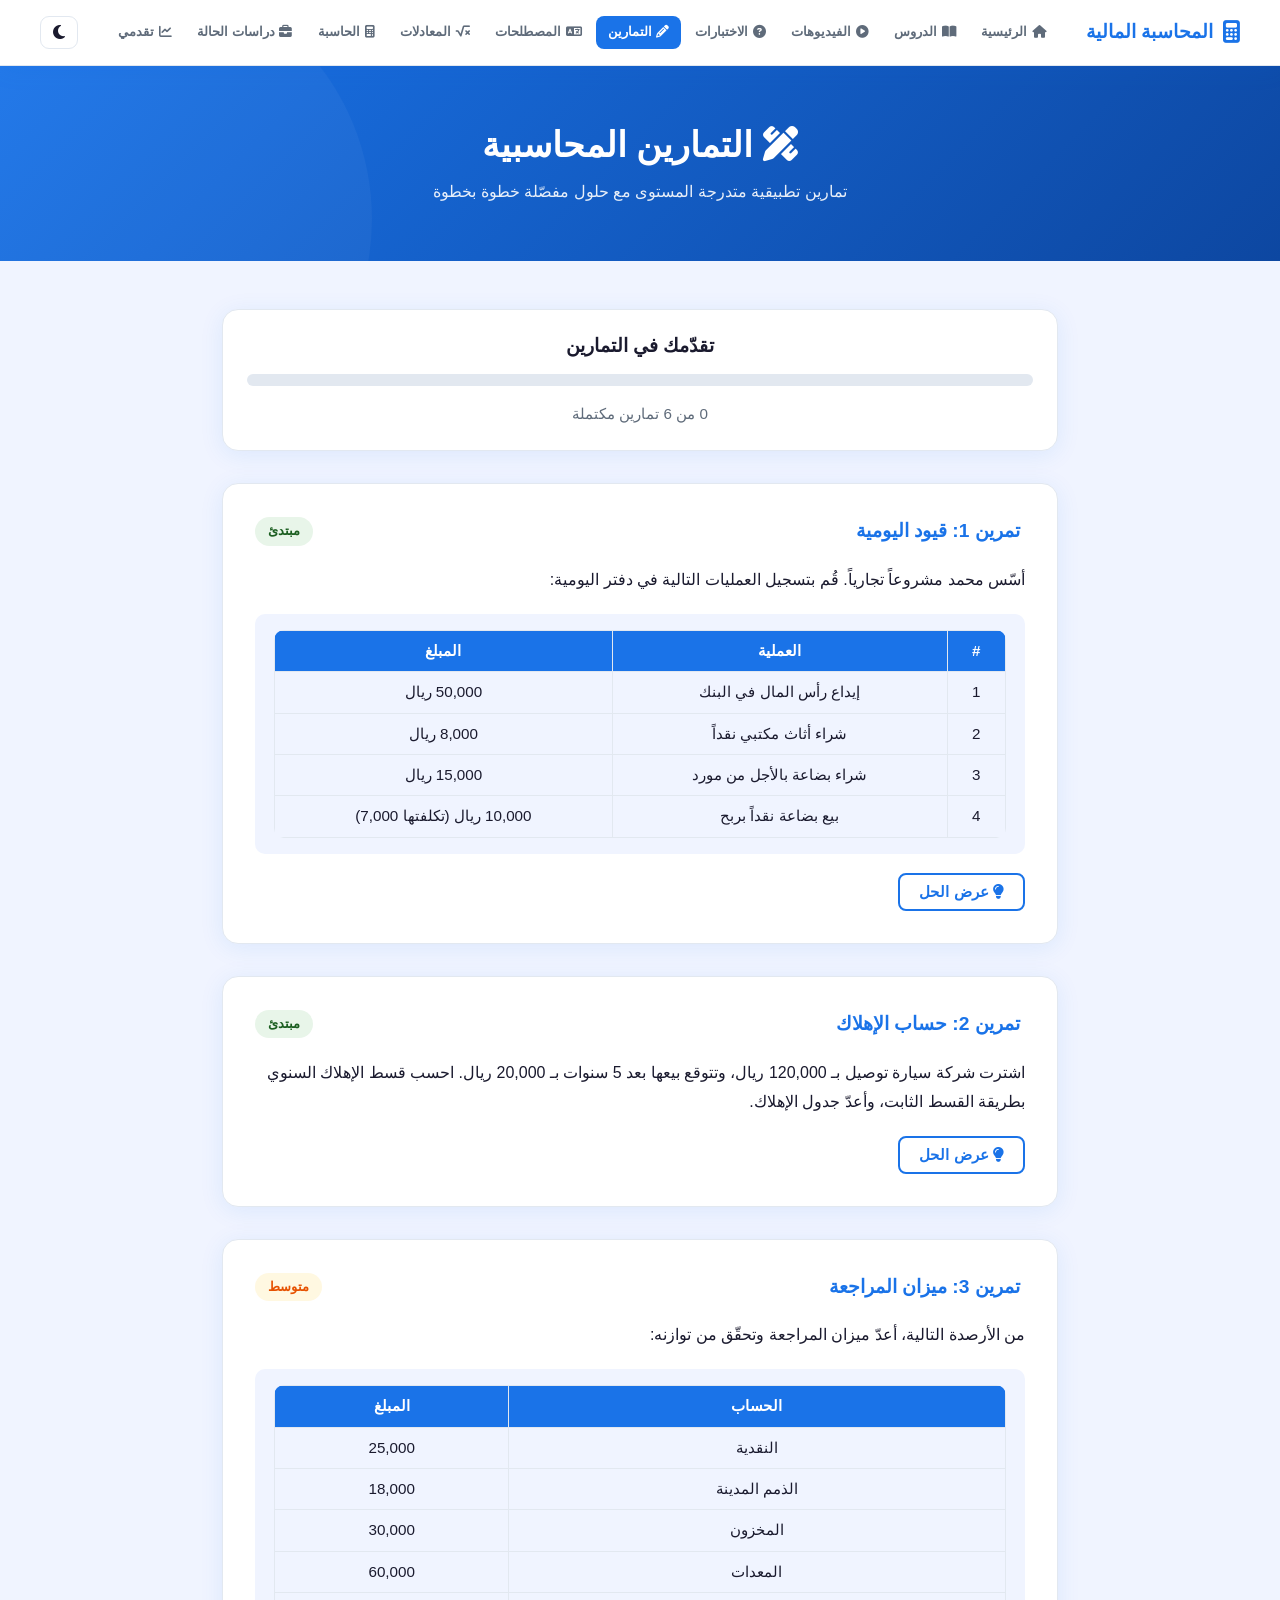
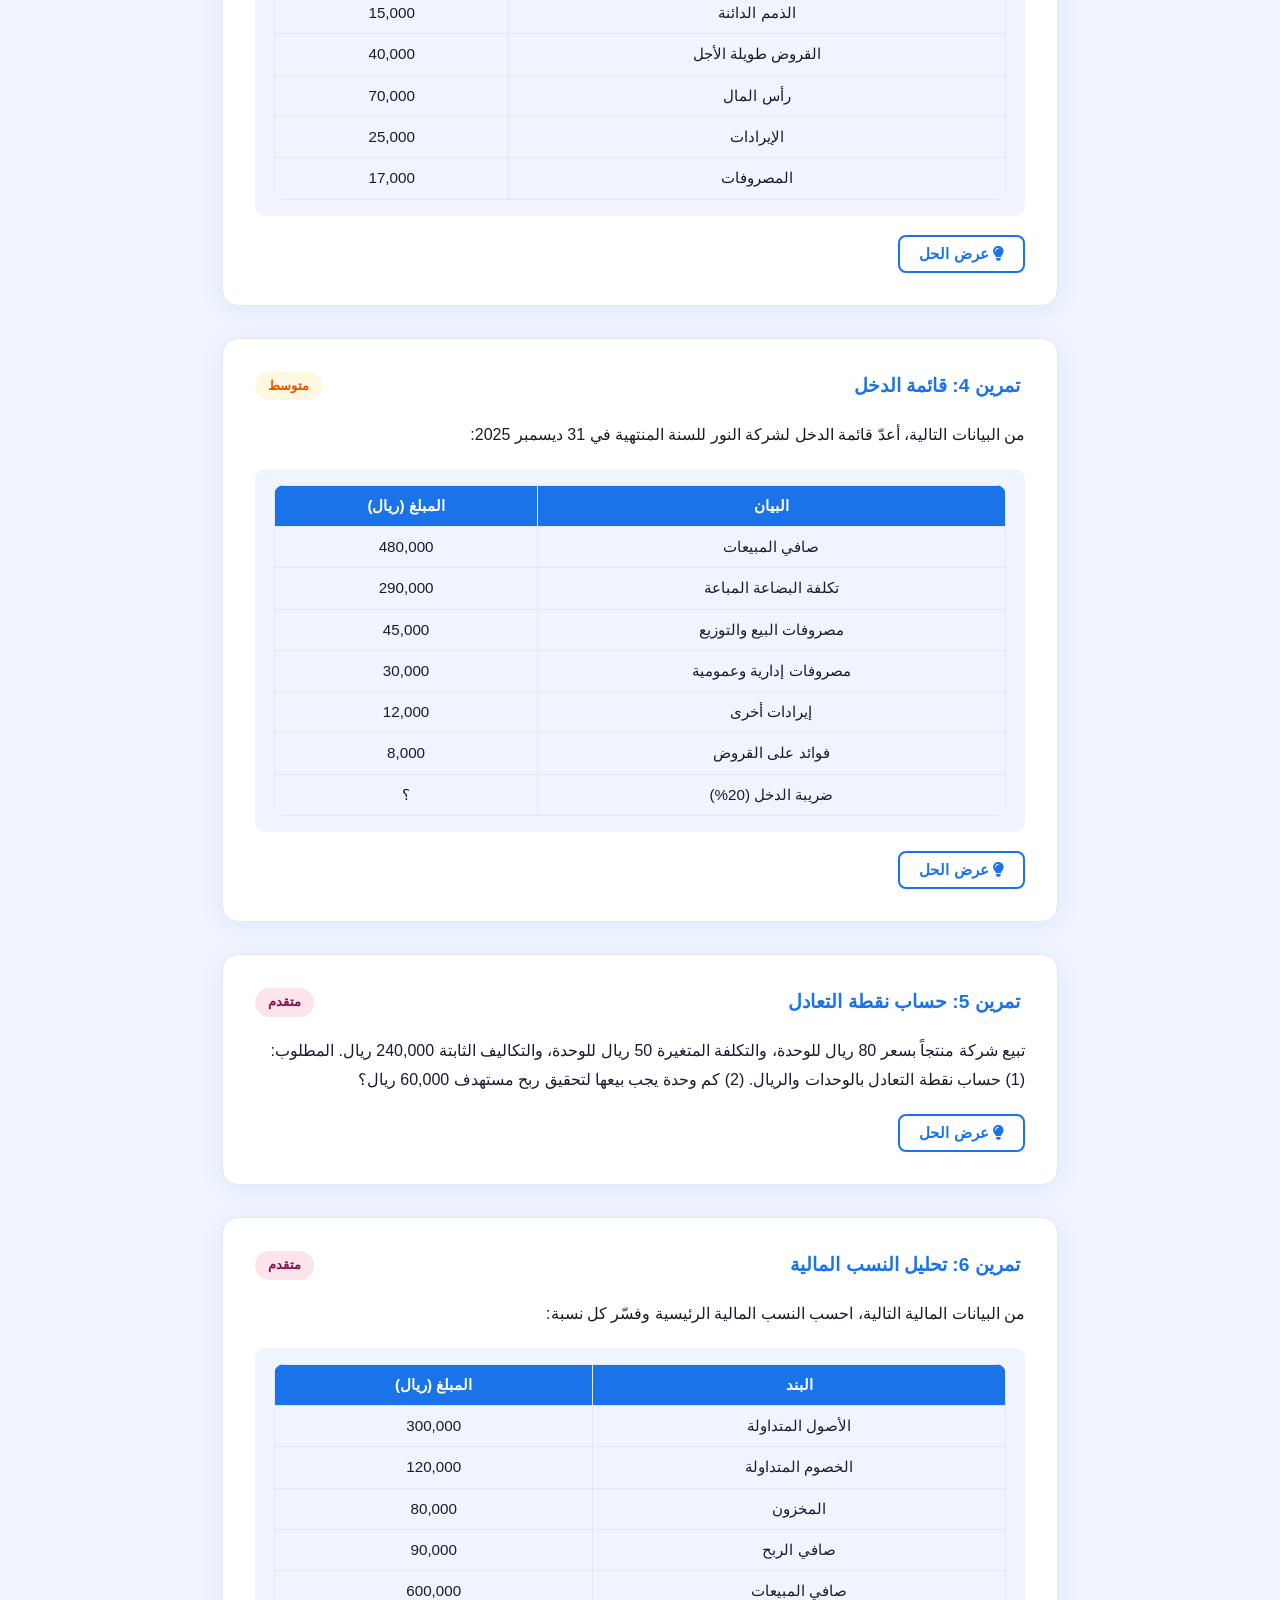
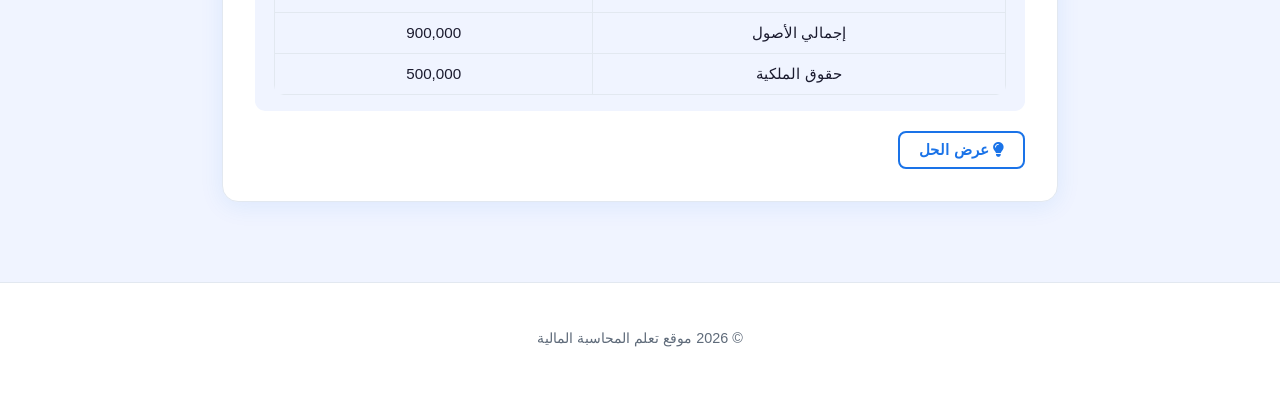
<file: pages/exercises.html>
<!DOCTYPE html>
<html lang="ar" dir="rtl">
<head>
  <meta charset="UTF-8"/>
  <meta name="viewport" content="width=device-width,initial-scale=1.0"/>
  <title>التمارين - المحاسبة المالية</title>
  <link rel="stylesheet" href="../css/style.css"/>
  <link rel="stylesheet" href="https://cdnjs.cloudflare.com/ajax/libs/font-awesome/6.5.0/css/all.min.css"/>
  <style>
    .ex-container{max-width:900px;margin:0 auto;padding:3rem 2rem}
    .ex-card{background:var(--card-bg);border-radius:var(--radius);padding:2rem;box-shadow:var(--shadow);border:1px solid var(--border);margin-bottom:2rem}
    .ex-header{display:flex;align-items:center;justify-content:space-between;margin-bottom:1.2rem;flex-wrap:wrap;gap:.8rem}
    .ex-title{font-size:1.2rem;font-weight:700;color:var(--primary)}
    .ex-level{padding:.25rem .8rem;border-radius:20px;font-size:.8rem;font-weight:600}
    .lv1{background:#e8f5e9;color:#1b5e20} .lv2{background:#fff8e1;color:#e65100} .lv3{background:#fce4ec;color:#880e4f}
    .ex-text{color:var(--text);line-height:1.8;margin-bottom:1.2rem}
    .ex-data{background:var(--bg);border-radius:10px;padding:1rem 1.2rem;margin-bottom:1.2rem;font-size:.95rem}
    .ex-data table{width:100%;border-collapse:collapse}
    .ex-data td,.ex-data th{padding:.5rem .8rem;border:1px solid var(--border);text-align:center}
    .ex-data th{background:var(--primary);color:#fff}
    .solution-btn{background:none;border:2px solid var(--primary);border-radius:8px;padding:.5rem 1.2rem;color:var(--primary);font-weight:600;cursor:pointer;font-family:inherit;font-size:.95rem;transition:var(--transition)}
    .solution-btn:hover{background:var(--primary);color:#fff}
    .solution{display:none;margin-top:1.2rem;background:linear-gradient(135deg,#e8f0fe,#f3e5f5);border-radius:10px;padding:1.5rem;border:1px solid var(--primary)}
    body.dark .solution{background:linear-gradient(135deg,#1e3a5f,#2d1b4e)}
    .solution h4{color:var(--primary);margin-bottom:1rem}
    .solution p,.solution li{line-height:1.85;color:var(--text);margin-bottom:.5rem}
    .solution .final{background:var(--primary);color:#fff;padding:.8rem 1.2rem;border-radius:8px;margin-top:1rem;font-weight:700}
    .progress-tracker{background:var(--card-bg);border-radius:var(--radius);padding:1.5rem;box-shadow:var(--shadow);border:1px solid var(--border);margin-bottom:2rem;text-align:center}
    .pt-bar{height:12px;background:var(--border);border-radius:6px;margin:1rem 0}
    .pt-fill{height:100%;background:linear-gradient(90deg,var(--primary),#34a853);border-radius:6px;transition:width .6s ease}
    .pt-text{font-size:.95rem;color:var(--text2)}
    .solved-badge{display:none;align-items:center;gap:.3rem;color:#34a853;font-weight:600;font-size:.9rem}
  </style>
</head>
<body>
<nav class="navbar">
  <div class="nav-logo"><i class="fas fa-calculator"></i><span>المحاسبة المالية</span></div>
  <button class="nav-toggle" id="navToggle" aria-label="القائمة"><i class="fas fa-bars"></i></button>
  <ul class="nav-links" id="navLinks">
    <li><a href="../index.html"><i class="fas fa-home"></i> الرئيسية</a></li>
    <li><a href="lessons.html" ><i class="fas fa-book-open"></i> الدروس</a></li>
    <li><a href="videos.html" ><i class="fas fa-play-circle"></i> الفيديوهات</a></li>
    <li><a href="quiz.html" ><i class="fas fa-question-circle"></i> الاختبارات</a></li>
    <li><a href="exercises.html" class="active"><i class="fas fa-pencil-alt"></i> التمارين</a></li>
    <li><a href="glossary.html" ><i class="fas fa-language"></i> المصطلحات</a></li>
    <li><a href="formulas.html" ><i class="fas fa-square-root-alt"></i> المعادلات</a></li>
    <li><a href="calculator.html" ><i class="fas fa-calculator"></i> الحاسبة</a></li>
    <li><a href="cases.html" ><i class="fas fa-briefcase"></i> دراسات الحالة</a></li>
    <li><a href="dashboard.html" ><i class="fas fa-chart-line"></i> تقدمي</a></li>
  </ul>
  <button id="darkToggle" class="dark-btn"><i class="fas fa-moon"></i></button>
</nav>

<div class="page-hero">
  <h1><i class="fas fa-pencil-ruler"></i> التمارين المحاسبية</h1>
  <p>تمارين تطبيقية متدرجة المستوى مع حلول مفصّلة خطوة بخطوة</p>
</div>

<div class="ex-container">

  <div class="progress-tracker">
    <h3>تقدّمك في التمارين</h3>
    <div class="pt-bar"><div class="pt-fill" id="ptFill" style="width:0%"></div></div>
    <div class="pt-text" id="ptText">0 من 6 تمارين مكتملة</div>
  </div>

  <!-- تمرين 1 -->
  <div class="ex-card" id="ex1">
    <div class="ex-header">
      <div class="ex-title"><i class="fas fa-circle-1"></i> تمرين 1: قيود اليومية</div>
      <span class="ex-level lv1">مبتدئ</span>
    </div>
    <div class="ex-text">أسّس محمد مشروعاً تجارياً. قُم بتسجيل العمليات التالية في دفتر اليومية:</div>
    <div class="ex-data">
      <div class="table-scroll"><table>
        <tr><th>#</th><th>العملية</th><th>المبلغ</th></tr>
        <tr><td>1</td><td>إيداع رأس المال في البنك</td><td>50,000 ريال</td></tr>
        <tr><td>2</td><td>شراء أثاث مكتبي نقداً</td><td>8,000 ريال</td></tr>
        <tr><td>3</td><td>شراء بضاعة بالأجل من مورد</td><td>15,000 ريال</td></tr>
        <tr><td>4</td><td>بيع بضاعة نقداً بربح</td><td>10,000 ريال (تكلفتها 7,000)</td></tr>
      </table></div>
    </div>
    <div style="display:flex;align-items:center;gap:1rem;flex-wrap:wrap">
      <button class="solution-btn" onclick="showSolution('sol1',this,1)"><i class="fas fa-lightbulb"></i> عرض الحل</button>
      <div class="solved-badge" id="badge1"><i class="fas fa-check-circle"></i> تمت المراجعة</div>
    </div>
    <div class="solution" id="sol1">
      <h4><i class="fas fa-check-circle"></i> الحل المفصّل</h4>
      <p><strong>القيد 1:</strong> من حـ/ البنك 50,000 — إلى حـ/ رأس المال 50,000</p>
      <p><strong>القيد 2:</strong> من حـ/ الأثاث 8,000 — إلى حـ/ النقدية 8,000</p>
      <p><strong>القيد 3:</strong> من حـ/ المخزون 15,000 — إلى حـ/ الذمم الدائنة 15,000</p>
      <p><strong>القيد 4 (البيع):</strong> من حـ/ النقدية 10,000 — إلى حـ/ المبيعات 10,000</p>
      <p><strong>القيد 4 (التكلفة):</strong> من حـ/ تكلفة البضاعة المباعة 7,000 — إلى حـ/ المخزون 7,000</p>
      <div class="final">✅ مجموع المدين = مجموع الدائن في كل قيد — المعادلة متوازنة</div>
    </div>
  </div>

  <!-- تمرين 2 -->
  <div class="ex-card" id="ex2">
    <div class="ex-header">
      <div class="ex-title"><i class="fas fa-circle-2"></i> تمرين 2: حساب الإهلاك</div>
      <span class="ex-level lv1">مبتدئ</span>
    </div>
    <div class="ex-text">اشترت شركة سيارة توصيل بـ 120,000 ريال، وتتوقع بيعها بعد 5 سنوات بـ 20,000 ريال. احسب قسط الإهلاك السنوي بطريقة القسط الثابت، وأعدّ جدول الإهلاك.</div>
    <div style="display:flex;align-items:center;gap:1rem;flex-wrap:wrap">
      <button class="solution-btn" onclick="showSolution('sol2',this,2)"><i class="fas fa-lightbulb"></i> عرض الحل</button>
      <div class="solved-badge" id="badge2"><i class="fas fa-check-circle"></i> تمت المراجعة</div>
    </div>
    <div class="solution" id="sol2">
      <h4><i class="fas fa-check-circle"></i> الحل المفصّل</h4>
      <p><strong>المعادلة:</strong> قسط الإهلاك = (التكلفة - القيمة التخريدية) ÷ العمر الإنتاجي</p>
      <p><strong>الحساب:</strong> (120,000 − 20,000) ÷ 5 = <strong>20,000 ريال سنوياً</strong></p>
      <div class="table-scroll"><table style="width:100%;border-collapse:collapse;margin-top:1rem;font-size:.9rem">
        <tr style="background:var(--primary);color:#fff"><th style="padding:.5rem">السنة</th><th style="padding:.5rem">قسط الإهلاك</th><th style="padding:.5rem">مجمّع الإهلاك</th><th style="padding:.5rem">القيمة الدفترية</th></tr>
        <tr><td style="padding:.4rem;text-align:center;border:1px solid var(--border)">1</td><td style="padding:.4rem;text-align:center;border:1px solid var(--border)">20,000</td><td style="padding:.4rem;text-align:center;border:1px solid var(--border)">20,000</td><td style="padding:.4rem;text-align:center;border:1px solid var(--border)">100,000</td></tr>
        <tr><td style="padding:.4rem;text-align:center;border:1px solid var(--border)">2</td><td style="padding:.4rem;text-align:center;border:1px solid var(--border)">20,000</td><td style="padding:.4rem;text-align:center;border:1px solid var(--border)">40,000</td><td style="padding:.4rem;text-align:center;border:1px solid var(--border)">80,000</td></tr>
        <tr><td style="padding:.4rem;text-align:center;border:1px solid var(--border)">3</td><td style="padding:.4rem;text-align:center;border:1px solid var(--border)">20,000</td><td style="padding:.4rem;text-align:center;border:1px solid var(--border)">60,000</td><td style="padding:.4rem;text-align:center;border:1px solid var(--border)">60,000</td></tr>
        <tr><td style="padding:.4rem;text-align:center;border:1px solid var(--border)">4</td><td style="padding:.4rem;text-align:center;border:1px solid var(--border)">20,000</td><td style="padding:.4rem;text-align:center;border:1px solid var(--border)">80,000</td><td style="padding:.4rem;text-align:center;border:1px solid var(--border)">40,000</td></tr>
        <tr><td style="padding:.4rem;text-align:center;border:1px solid var(--border)">5</td><td style="padding:.4rem;text-align:center;border:1px solid var(--border)">20,000</td><td style="padding:.4rem;text-align:center;border:1px solid var(--border)">100,000</td><td style="padding:.4rem;text-align:center;border:1px solid var(--border)">20,000</td></tr>
      </table></div>
      <div class="final">✅ القيمة الدفترية النهائية = القيمة التخريدية = 20,000 ريال</div>
    </div>
  </div>

  <!-- تمرين 3 -->
  <div class="ex-card" id="ex3">
    <div class="ex-header">
      <div class="ex-title"><i class="fas fa-circle-3"></i> تمرين 3: ميزان المراجعة</div>
      <span class="ex-level lv2">متوسط</span>
    </div>
    <div class="ex-text">من الأرصدة التالية، أعدّ ميزان المراجعة وتحقّق من توازنه:</div>
    <div class="ex-data">
      <div class="table-scroll"><table>
        <tr><th>الحساب</th><th>المبلغ</th></tr>
        <tr><td>النقدية</td><td>25,000</td></tr>
        <tr><td>الذمم المدينة</td><td>18,000</td></tr>
        <tr><td>المخزون</td><td>30,000</td></tr>
        <tr><td>المعدات</td><td>60,000</td></tr>
        <tr><td>الذمم الدائنة</td><td>15,000</td></tr>
        <tr><td>القروض طويلة الأجل</td><td>40,000</td></tr>
        <tr><td>رأس المال</td><td>70,000</td></tr>
        <tr><td>الإيرادات</td><td>25,000</td></tr>
        <tr><td>المصروفات</td><td>17,000</td></tr>
      </table></div>
    </div>
    <div style="display:flex;align-items:center;gap:1rem;flex-wrap:wrap">
      <button class="solution-btn" onclick="showSolution('sol3',this,3)"><i class="fas fa-lightbulb"></i> عرض الحل</button>
      <div class="solved-badge" id="badge3"><i class="fas fa-check-circle"></i> تمت المراجعة</div>
    </div>
    <div class="solution" id="sol3">
      <h4><i class="fas fa-check-circle"></i> ميزان المراجعة</h4>
      <div class="table-scroll"><table style="width:100%;border-collapse:collapse;margin-top:.8rem;font-size:.9rem">
        <tr style="background:var(--primary);color:#fff"><th style="padding:.5rem">الحساب</th><th style="padding:.5rem">مدين</th><th style="padding:.5rem">دائن</th></tr>
        <tr><td style="padding:.4rem;border:1px solid var(--border)">النقدية</td><td style="padding:.4rem;text-align:center;border:1px solid var(--border);color:#1a73e8;font-weight:700">25,000</td><td style="padding:.4rem;text-align:center;border:1px solid var(--border)">-</td></tr>
        <tr><td style="padding:.4rem;border:1px solid var(--border)">الذمم المدينة</td><td style="padding:.4rem;text-align:center;border:1px solid var(--border);color:#1a73e8;font-weight:700">18,000</td><td style="padding:.4rem;text-align:center;border:1px solid var(--border)">-</td></tr>
        <tr><td style="padding:.4rem;border:1px solid var(--border)">المخزون</td><td style="padding:.4rem;text-align:center;border:1px solid var(--border);color:#1a73e8;font-weight:700">30,000</td><td style="padding:.4rem;text-align:center;border:1px solid var(--border)">-</td></tr>
        <tr><td style="padding:.4rem;border:1px solid var(--border)">المعدات</td><td style="padding:.4rem;text-align:center;border:1px solid var(--border);color:#1a73e8;font-weight:700">60,000</td><td style="padding:.4rem;text-align:center;border:1px solid var(--border)">-</td></tr>
        <tr><td style="padding:.4rem;border:1px solid var(--border)">المصروفات</td><td style="padding:.4rem;text-align:center;border:1px solid var(--border);color:#1a73e8;font-weight:700">17,000</td><td style="padding:.4rem;text-align:center;border:1px solid var(--border)">-</td></tr>
        <tr><td style="padding:.4rem;border:1px solid var(--border)">الذمم الدائنة</td><td style="padding:.4rem;text-align:center;border:1px solid var(--border)">-</td><td style="padding:.4rem;text-align:center;border:1px solid var(--border);color:#e74c3c;font-weight:700">15,000</td></tr>
        <tr><td style="padding:.4rem;border:1px solid var(--border)">القروض طويلة الأجل</td><td style="padding:.4rem;text-align:center;border:1px solid var(--border)">-</td><td style="padding:.4rem;text-align:center;border:1px solid var(--border);color:#e74c3c;font-weight:700">40,000</td></tr>
        <tr><td style="padding:.4rem;border:1px solid var(--border)">رأس المال</td><td style="padding:.4rem;text-align:center;border:1px solid var(--border)">-</td><td style="padding:.4rem;text-align:center;border:1px solid var(--border);color:#e74c3c;font-weight:700">70,000</td></tr>
        <tr><td style="padding:.4rem;border:1px solid var(--border)">الإيرادات</td><td style="padding:.4rem;text-align:center;border:1px solid var(--border)">-</td><td style="padding:.4rem;text-align:center;border:1px solid var(--border);color:#e74c3c;font-weight:700">25,000</td></tr>
        <tr style="font-weight:800;background:var(--bg)"><td style="padding:.6rem;border:2px solid var(--primary)">الإجمالي</td><td style="padding:.6rem;text-align:center;border:2px solid var(--primary);color:#1a73e8">150,000</td><td style="padding:.6rem;text-align:center;border:2px solid var(--primary);color:#e74c3c">150,000</td></tr>
      </table></div>
      <div class="final">✅ الميزان متوازن: المدين = الدائن = 150,000 ريال</div>
    </div>
  </div>

  <!-- تمرين 4 -->
  <div class="ex-card" id="ex4">
    <div class="ex-header">
      <div class="ex-title"><i class="fas fa-circle-4"></i> تمرين 4: قائمة الدخل</div>
      <span class="ex-level lv2">متوسط</span>
    </div>
    <div class="ex-text">من البيانات التالية، أعدّ قائمة الدخل لشركة النور للسنة المنتهية في 31 ديسمبر 2025:</div>
    <div class="ex-data">
      <div class="table-scroll"><table>
        <tr><th>البيان</th><th>المبلغ (ريال)</th></tr>
        <tr><td>صافي المبيعات</td><td>480,000</td></tr>
        <tr><td>تكلفة البضاعة المباعة</td><td>290,000</td></tr>
        <tr><td>مصروفات البيع والتوزيع</td><td>45,000</td></tr>
        <tr><td>مصروفات إدارية وعمومية</td><td>30,000</td></tr>
        <tr><td>إيرادات أخرى</td><td>12,000</td></tr>
        <tr><td>فوائد على القروض</td><td>8,000</td></tr>
        <tr><td>ضريبة الدخل (20%)</td><td>؟</td></tr>
      </table></div>
    </div>
    <div style="display:flex;align-items:center;gap:1rem;flex-wrap:wrap">
      <button class="solution-btn" onclick="showSolution('sol4',this,4)"><i class="fas fa-lightbulb"></i> عرض الحل</button>
      <div class="solved-badge" id="badge4"><i class="fas fa-check-circle"></i> تمت المراجعة</div>
    </div>
    <div class="solution" id="sol4">
      <h4><i class="fas fa-check-circle"></i> قائمة الدخل</h4>
      <p>صافي المبيعات: 480,000</p>
      <p>(-) تكلفة البضاعة المباعة: (290,000)</p>
      <p><strong>= مجمل الربح: 190,000</strong></p>
      <p>(-) مصروفات البيع: (45,000)</p>
      <p>(-) مصروفات إدارية: (30,000)</p>
      <p><strong>= الربح التشغيلي: 115,000</strong></p>
      <p>(+) إيرادات أخرى: 12,000</p>
      <p>(-) فوائد القروض: (8,000)</p>
      <p><strong>= الربح قبل الضريبة: 119,000</strong></p>
      <p>(-) ضريبة الدخل (20%): (23,800)</p>
      <div class="final">✅ صافي الربح = 95,200 ريال</div>
    </div>
  </div>

  <!-- تمرين 5 -->
  <div class="ex-card" id="ex5">
    <div class="ex-header">
      <div class="ex-title"><i class="fas fa-circle-5"></i> تمرين 5: حساب نقطة التعادل</div>
      <span class="ex-level lv3">متقدم</span>
    </div>
    <div class="ex-text">تبيع شركة منتجاً بسعر 80 ريال للوحدة، والتكلفة المتغيرة 50 ريال للوحدة، والتكاليف الثابتة 240,000 ريال. المطلوب: (1) حساب نقطة التعادل بالوحدات والريال. (2) كم وحدة يجب بيعها لتحقيق ربح مستهدف 60,000 ريال؟</div>
    <div style="display:flex;align-items:center;gap:1rem;flex-wrap:wrap">
      <button class="solution-btn" onclick="showSolution('sol5',this,5)"><i class="fas fa-lightbulb"></i> عرض الحل</button>
      <div class="solved-badge" id="badge5"><i class="fas fa-check-circle"></i> تمت المراجعة</div>
    </div>
    <div class="solution" id="sol5">
      <h4><i class="fas fa-check-circle"></i> الحل</h4>
      <p><strong>هامش المساهمة:</strong> 80 − 50 = 30 ريال/وحدة</p>
      <p><strong>نقطة التعادل (وحدات):</strong> 240,000 ÷ 30 = <strong>8,000 وحدة</strong></p>
      <p><strong>نقطة التعادل (ريال):</strong> 8,000 × 80 = <strong>640,000 ريال</strong></p>
      <p><strong>للربح المستهدف:</strong> (240,000 + 60,000) ÷ 30 = 300,000 ÷ 30 = <strong>10,000 وحدة</strong></p>
      <div class="final">✅ نقطة التعادل 8,000 وحدة | لتحقيق الربح المستهدف: 10,000 وحدة</div>
    </div>
  </div>

  <!-- تمرين 6 -->
  <div class="ex-card" id="ex6">
    <div class="ex-header">
      <div class="ex-title"><i class="fas fa-circle-6"></i> تمرين 6: تحليل النسب المالية</div>
      <span class="ex-level lv3">متقدم</span>
    </div>
    <div class="ex-text">من البيانات المالية التالية، احسب النسب المالية الرئيسية وفسّر كل نسبة:</div>
    <div class="ex-data">
      <div class="table-scroll"><table>
        <tr><th>البند</th><th>المبلغ (ريال)</th></tr>
        <tr><td>الأصول المتداولة</td><td>300,000</td></tr>
        <tr><td>الخصوم المتداولة</td><td>120,000</td></tr>
        <tr><td>المخزون</td><td>80,000</td></tr>
        <tr><td>صافي الربح</td><td>90,000</td></tr>
        <tr><td>صافي المبيعات</td><td>600,000</td></tr>
        <tr><td>إجمالي الأصول</td><td>900,000</td></tr>
        <tr><td>حقوق الملكية</td><td>500,000</td></tr>
      </table></div>
    </div>
    <div style="display:flex;align-items:center;gap:1rem;flex-wrap:wrap">
      <button class="solution-btn" onclick="showSolution('sol6',this,6)"><i class="fas fa-lightbulb"></i> عرض الحل</button>
      <div class="solved-badge" id="badge6"><i class="fas fa-check-circle"></i> تمت المراجعة</div>
    </div>
    <div class="solution" id="sol6">
      <h4><i class="fas fa-check-circle"></i> تحليل النسب</h4>
      <p><strong>نسبة التداول:</strong> 300,000 ÷ 120,000 = <strong>2.5 ✅ ممتاز</strong> (أكبر من 2 — قدرة سيولة عالية)</p>
      <p><strong>نسبة السيولة السريعة:</strong> (300,000−80,000) ÷ 120,000 = <strong>1.83 ✅ جيد</strong></p>
      <p><strong>هامش الربح الصافي:</strong> 90,000 ÷ 600,000 × 100 = <strong>15% ✅ جيد</strong></p>
      <p><strong>العائد على الأصول ROA:</strong> 90,000 ÷ 900,000 × 100 = <strong>10% ✅ جيد</strong></p>
      <p><strong>العائد على حقوق الملكية ROE:</strong> 90,000 ÷ 500,000 × 100 = <strong>18% ✅ ممتاز</strong></p>
      <div class="final">✅ الشركة في وضع مالي صحي — جميع النسب ضمن الحدود المقبولة</div>
    </div>
  </div>

</div>

<footer class="footer"><p>© 2026 موقع تعلم المحاسبة المالية</p></footer>
<script src="../js/main.js"></script>
<script>
let solved = JSON.parse(localStorage.getItem('solvedExercises') || '[]');
solved.forEach(id => {
  const badge = document.getElementById('badge' + id);
  if (badge) badge.style.display = 'flex';
});
updateProgress();

function showSolution(id, btn, num) {
  const sol = document.getElementById(id);
  const isOpen = sol.style.display === 'block';
  sol.style.display = isOpen ? 'none' : 'block';
  btn.innerHTML = isOpen ? '<i class="fas fa-lightbulb"></i> عرض الحل' : '<i class="fas fa-eye-slash"></i> إخفاء الحل';
  if (!isOpen && !solved.includes(num)) {
    solved.push(num);
    localStorage.setItem('solvedExercises', JSON.stringify(solved));
    const badge = document.getElementById('badge' + num);
    if (badge) badge.style.display = 'flex';
    updateProgress();
  }
}

function updateProgress() {
  const pct = (solved.length / 6) * 100;
  document.getElementById('ptFill').style.width = pct + '%';
  document.getElementById('ptText').textContent = solved.length + ' من 6 تمارين مكتملة';
}
</script>
</body>
</html>
</file>
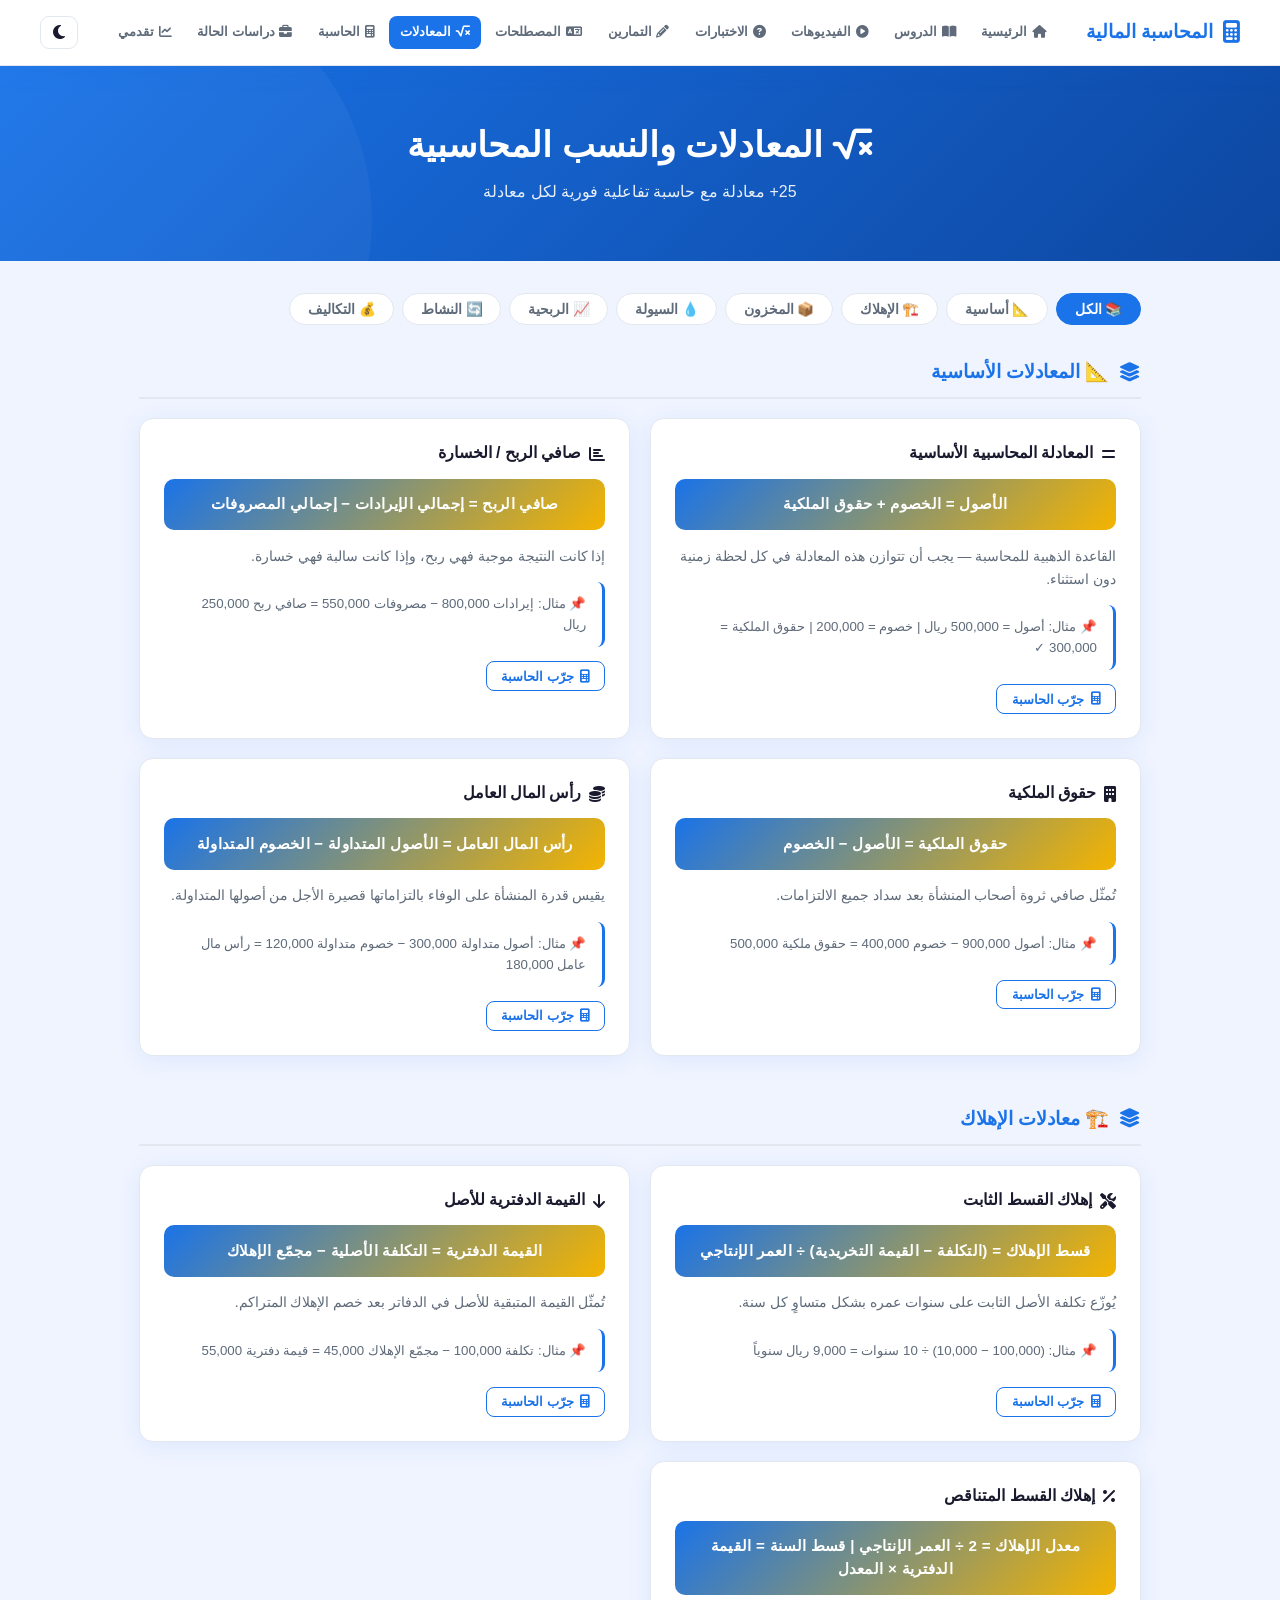
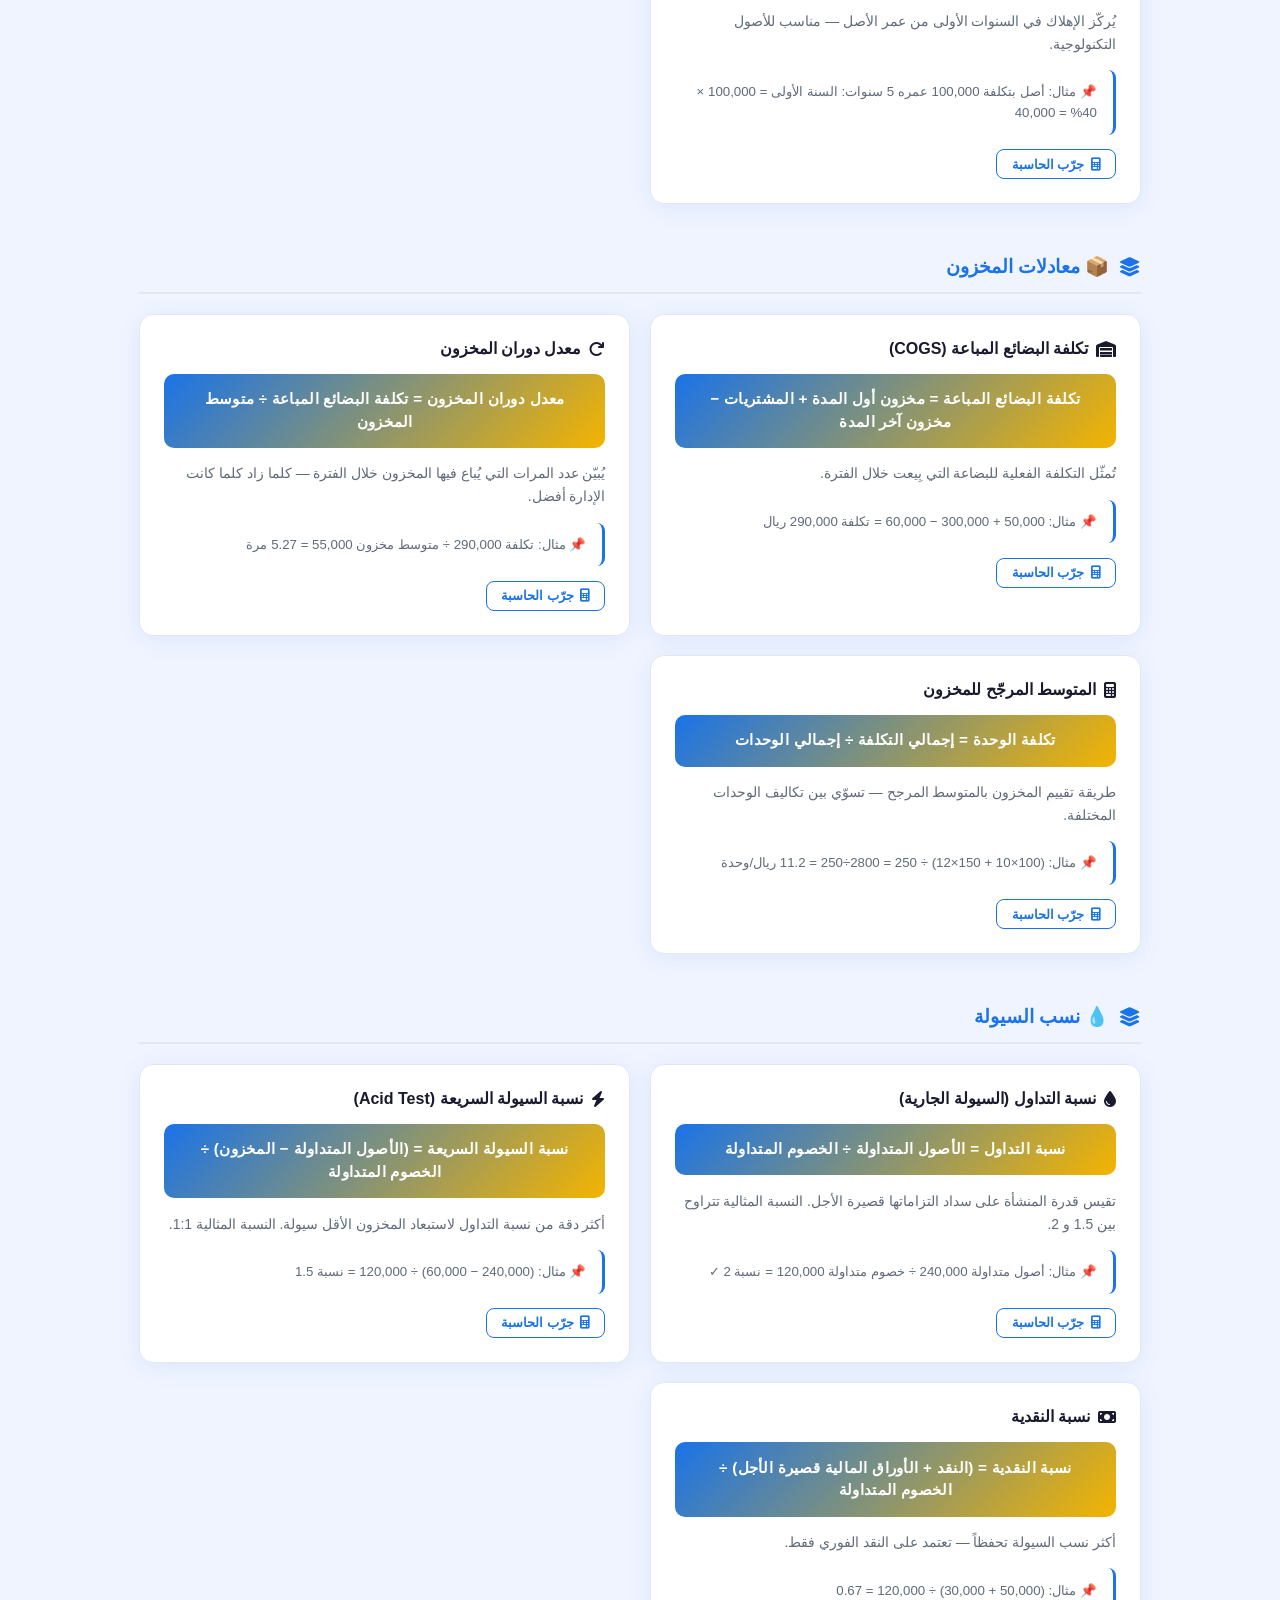
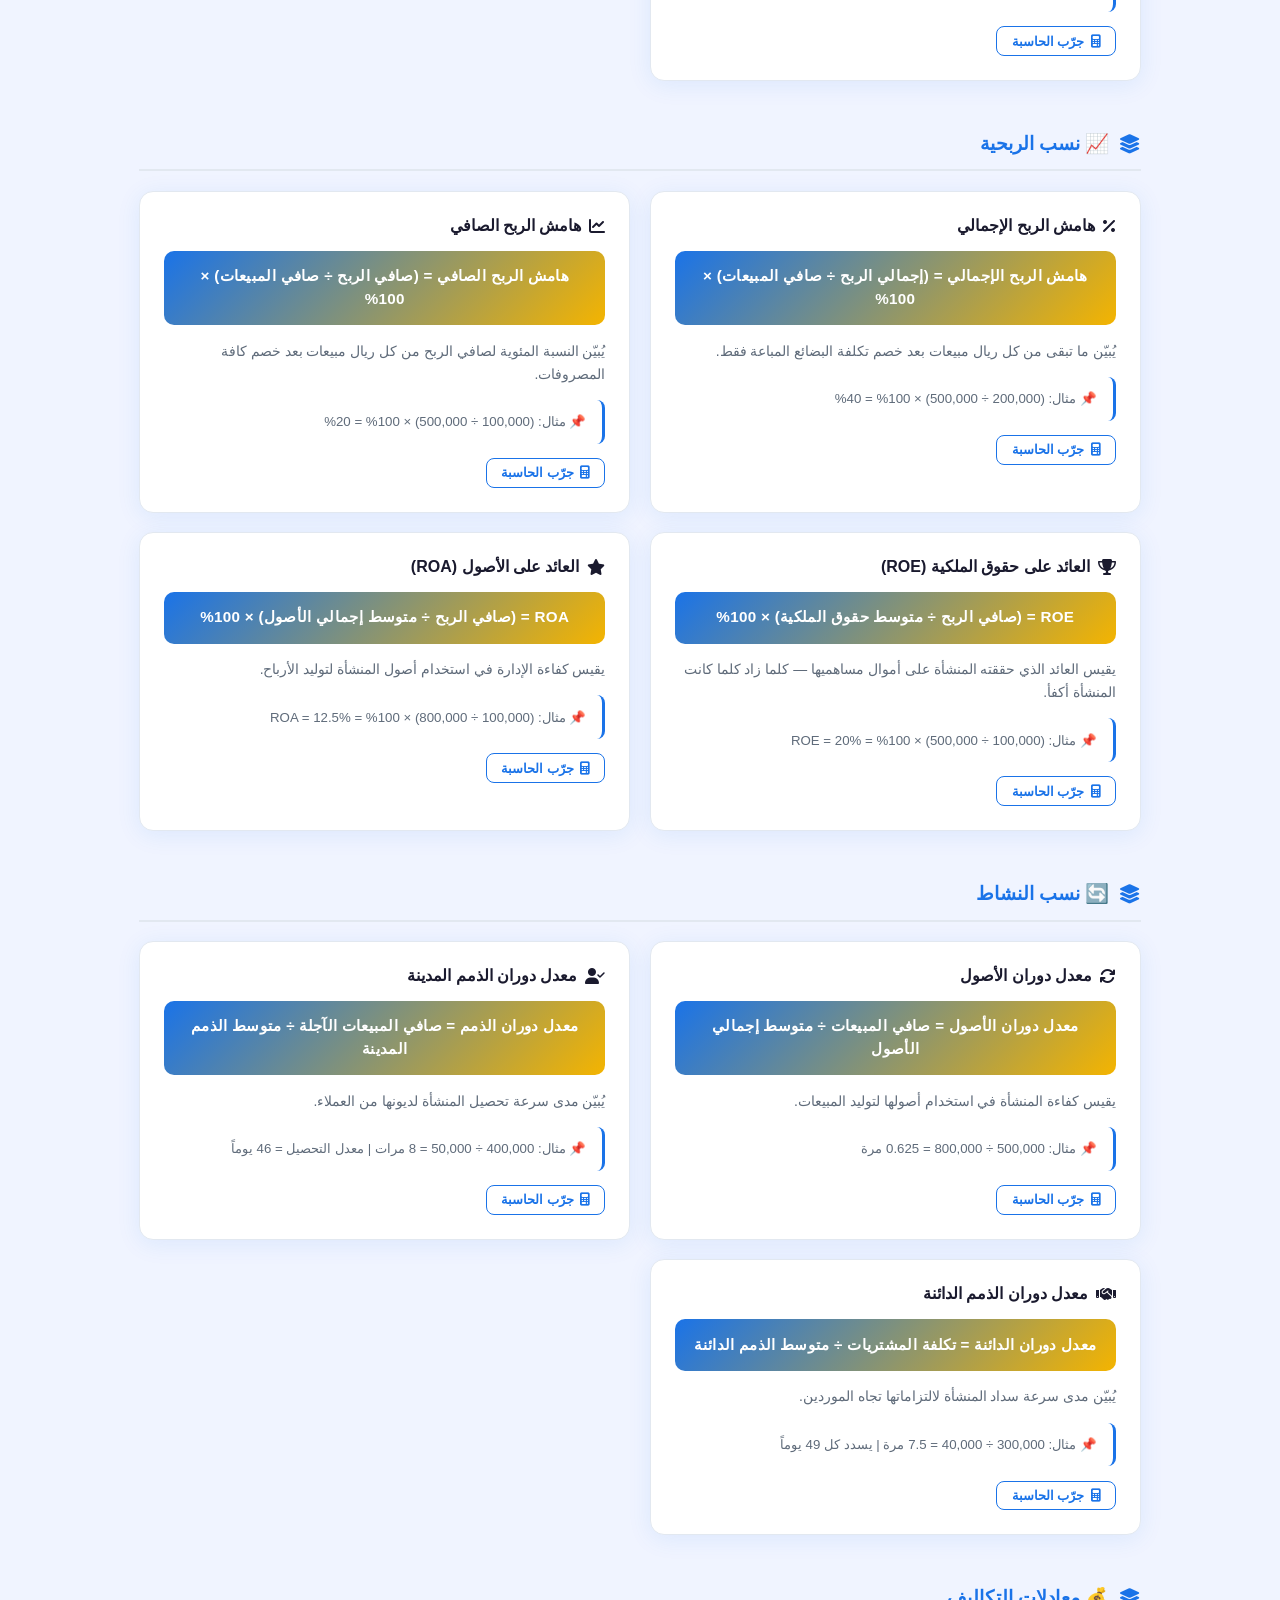
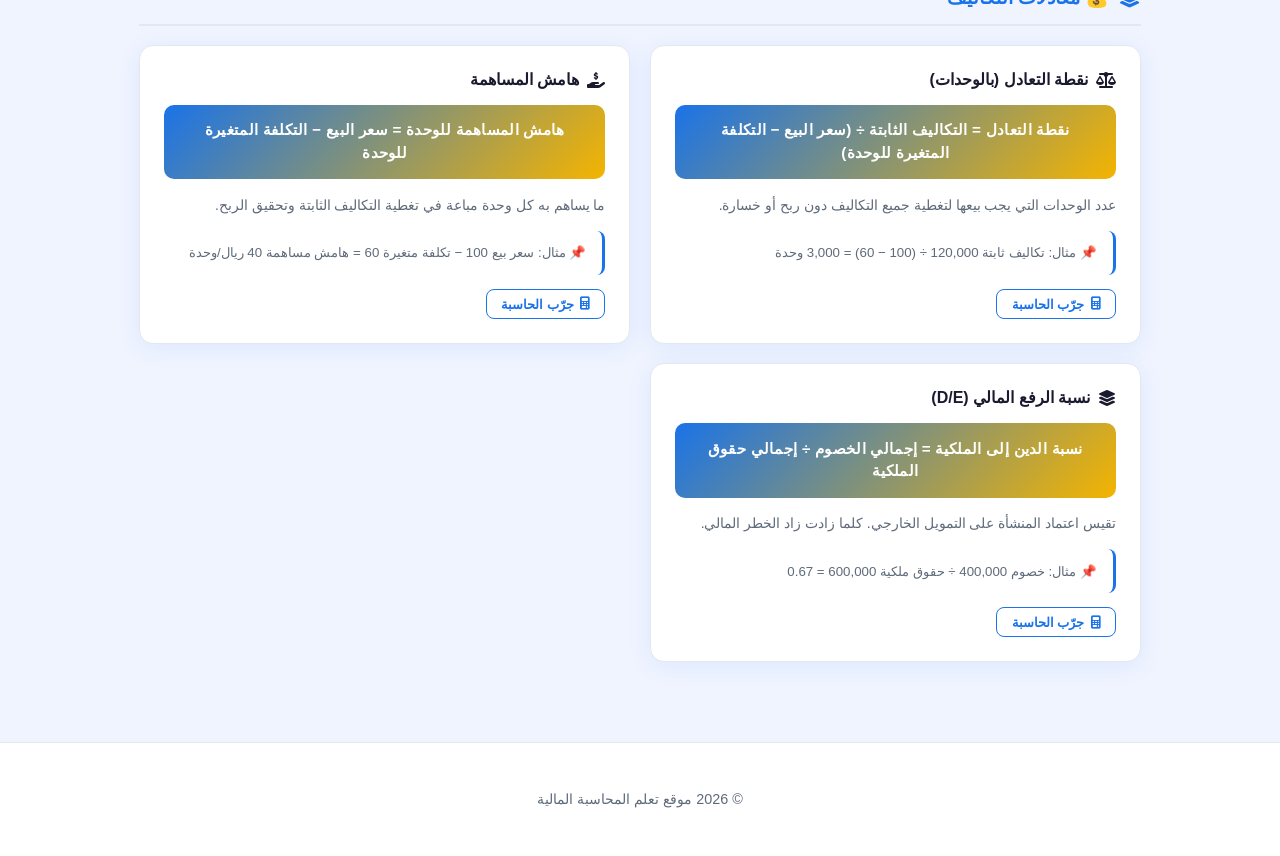
<file: pages/formulas.html>
<!DOCTYPE html>
<html lang="ar" dir="rtl">
<head>
  <meta charset="UTF-8"/>
  <meta name="viewport" content="width=device-width,initial-scale=1.0"/>
  <title>المعادلات المحاسبية - المحاسبة المالية</title>
  <link rel="stylesheet" href="../css/style.css"/>
  <link rel="stylesheet" href="https://cdnjs.cloudflare.com/ajax/libs/font-awesome/6.5.0/css/all.min.css"/>
  <style>
    .fm-wrap{max-width:1050px;margin:0 auto;padding:2rem 1.5rem}
    .fm-cats{display:flex;flex-wrap:wrap;gap:.5rem;margin-bottom:2rem}
    .fm-cat{padding:.45rem 1.1rem;border-radius:20px;border:1.5px solid var(--border);background:var(--card-bg);color:var(--text2);cursor:pointer;font-size:.85rem;font-weight:600;font-family:inherit;transition:var(--transition)}
    .fm-cat.active,.fm-cat:hover{background:var(--primary);color:#fff;border-color:var(--primary)}
    .fm-section{margin-bottom:3rem}
    .fm-section-title{font-size:1.2rem;font-weight:800;color:var(--primary);margin-bottom:1.2rem;padding-bottom:.6rem;border-bottom:2px solid var(--border);display:flex;align-items:center;gap:.6rem}
    .fm-grid{display:grid;grid-template-columns:repeat(auto-fill,minmax(440px,1fr));gap:1.2rem}
    .fm-card{background:var(--card-bg);border-radius:14px;padding:1.5rem;border:1px solid var(--border);box-shadow:var(--shadow);transition:var(--transition)}
    .fm-card:hover{border-color:var(--primary);transform:translateY(-2px)}
    .fm-card h3{font-size:1rem;font-weight:700;color:var(--text);margin-bottom:.9rem;display:flex;align-items:center;gap:.5rem}
    .fm-formula{background:linear-gradient(135deg,var(--primary),var(--accent,#6366f1));color:#fff;border-radius:10px;padding:.9rem 1.2rem;font-size:.95rem;font-weight:700;text-align:center;margin-bottom:.9rem;line-height:1.5;letter-spacing:.02em}
    .fm-desc{font-size:.87rem;color:var(--text2);line-height:1.65;margin-bottom:.9rem}
    .fm-example{background:var(--bg2,#f8fafc);border-radius:8px;padding:.7rem 1rem;font-size:.83rem;color:var(--text2);border-right:3px solid var(--primary)}
    [data-theme="dark"] .fm-example{background:#1e293b}
    .calc-toggle{margin-top:.9rem;background:none;border:1.5px solid var(--primary);color:var(--primary);border-radius:8px;padding:.4rem .9rem;font-size:.82rem;font-weight:600;cursor:pointer;font-family:inherit;transition:var(--transition);display:flex;align-items:center;gap:.4rem}
    .calc-toggle:hover{background:var(--primary);color:#fff}
    .fm-calc{display:none;margin-top:.9rem;background:var(--bg2,#f8fafc);border-radius:10px;padding:1rem;border:1px solid var(--border)}
    [data-theme="dark"] .fm-calc{background:#1e293b}
    .fm-calc.open{display:block}
    .fm-calc label{font-size:.82rem;color:var(--text2);display:block;margin-bottom:.25rem;font-weight:600}
    .fm-calc input{width:100%;padding:.5rem .8rem;border-radius:8px;border:1.5px solid var(--border);background:var(--card-bg);color:var(--text);font-size:.9rem;font-family:inherit;margin-bottom:.7rem;outline:none;transition:var(--transition);box-sizing:border-box}
    .fm-calc input:focus{border-color:var(--primary)}
    .fm-calc button{background:var(--primary);color:#fff;border:none;border-radius:8px;padding:.55rem 1.2rem;font-size:.88rem;font-weight:700;cursor:pointer;font-family:inherit;width:100%;transition:var(--transition)}
    .fm-calc button:hover{opacity:.9}
    .fm-result{margin-top:.7rem;padding:.6rem 1rem;background:var(--primary);color:#fff;border-radius:8px;font-weight:700;font-size:.95rem;text-align:center;display:none}
  </style>
</head>
<body>
<nav class="navbar">
  <div class="nav-logo"><i class="fas fa-calculator"></i><span>المحاسبة المالية</span></div>
  <button class="nav-toggle" id="navToggle" aria-label="القائمة"><i class="fas fa-bars"></i></button>
  <ul class="nav-links" id="navLinks">
    <li><a href="../index.html"><i class="fas fa-home"></i> الرئيسية</a></li>
    <li><a href="lessons.html"><i class="fas fa-book-open"></i> الدروس</a></li>
    <li><a href="videos.html"><i class="fas fa-play-circle"></i> الفيديوهات</a></li>
    <li><a href="quiz.html"><i class="fas fa-question-circle"></i> الاختبارات</a></li>
    <li><a href="exercises.html"><i class="fas fa-pencil-alt"></i> التمارين</a></li>
    <li><a href="glossary.html"><i class="fas fa-language"></i> المصطلحات</a></li>
    <li><a href="formulas.html" class="active"><i class="fas fa-square-root-alt"></i> المعادلات</a></li>
    <li><a href="calculator.html"><i class="fas fa-calculator"></i> الحاسبة</a></li>
    <li><a href="cases.html"><i class="fas fa-briefcase"></i> دراسات الحالة</a></li>
    <li><a href="dashboard.html"><i class="fas fa-chart-line"></i> تقدمي</a></li>
  </ul>
  <button id="darkToggle" class="dark-btn"><i class="fas fa-moon"></i></button>
</nav>
<div class="page-hero">
  <h1><i class="fas fa-square-root-alt"></i> المعادلات والنسب المحاسبية</h1>
  <p>25+ معادلة مع حاسبة تفاعلية فورية لكل معادلة</p>
</div>
<div class="fm-wrap">
  <div class="fm-cats">
    <button class="fm-cat active" onclick="filterCat(this,'')">📚 الكل</button>
    <button class="fm-cat" onclick="filterCat(this,'أساسية')">📐 أساسية</button>
    <button class="fm-cat" onclick="filterCat(this,'إهلاك')">🏗️ الإهلاك</button>
    <button class="fm-cat" onclick="filterCat(this,'مخزون')">📦 المخزون</button>
    <button class="fm-cat" onclick="filterCat(this,'سيولة')">💧 السيولة</button>
    <button class="fm-cat" onclick="filterCat(this,'ربحية')">📈 الربحية</button>
    <button class="fm-cat" onclick="filterCat(this,'نشاط')">🔄 النشاط</button>
    <button class="fm-cat" onclick="filterCat(this,'تكاليف')">💰 التكاليف</button>
  </div>
  <div id="fmContent"></div>
</div>
<footer class="footer"><p>© 2026 موقع تعلم المحاسبة المالية</p></footer>
<script src="../js/main.js"></script>
<script>
const formulas = [
  // ─── أساسية ───
  {cat:"أساسية",icon:"fas fa-equals",title:"المعادلة المحاسبية الأساسية",
   formula:"الأصول = الخصوم + حقوق الملكية",
   desc:"القاعدة الذهبية للمحاسبة — يجب أن تتوازن هذه المعادلة في كل لحظة زمنية دون استثناء.",
   example:"أصول = 500,000 ريال | خصوم = 200,000 | حقوق الملكية = 300,000 ✓",
   calcFields:[{label:"الخصوم (ريال)",id:"c1a"},{label:"حقوق الملكية (ريال)",id:"c1b"}],
   calcFn:"()=>{const a=+document.getElementById('c1a').value||0,b=+document.getElementById('c1b').value||0;showRes('res1','الأصول = '+(a+b).toLocaleString()+' ريال');}",resId:"res1"},
  {cat:"أساسية",icon:"fas fa-chart-bar",title:"صافي الربح / الخسارة",
   formula:"صافي الربح = إجمالي الإيرادات − إجمالي المصروفات",
   desc:"إذا كانت النتيجة موجبة فهي ربح، وإذا كانت سالبة فهي خسارة.",
   example:"إيرادات 800,000 − مصروفات 550,000 = صافي ربح 250,000 ريال",
   calcFields:[{label:"إجمالي الإيرادات",id:"c2a"},{label:"إجمالي المصروفات",id:"c2b"}],
   calcFn:"()=>{const a=+document.getElementById('c2a').value||0,b=+document.getElementById('c2b').value||0;const r=a-b;showRes('res2',(r>=0?'صافي ربح = ':'خسارة = ')+Math.abs(r).toLocaleString()+' ريال');}",resId:"res2"},
  {cat:"أساسية",icon:"fas fa-building",title:"حقوق الملكية",
   formula:"حقوق الملكية = الأصول − الخصوم",
   desc:"تُمثّل صافي ثروة أصحاب المنشأة بعد سداد جميع الالتزامات.",
   example:"أصول 900,000 − خصوم 400,000 = حقوق ملكية 500,000",
   calcFields:[{label:"إجمالي الأصول",id:"c3a"},{label:"إجمالي الخصوم",id:"c3b"}],
   calcFn:"()=>{const a=+document.getElementById('c3a').value||0,b=+document.getElementById('c3b').value||0;showRes('res3','حقوق الملكية = '+(a-b).toLocaleString()+' ريال');}",resId:"res3"},
  {cat:"أساسية",icon:"fas fa-coins",title:"رأس المال العامل",
   formula:"رأس المال العامل = الأصول المتداولة − الخصوم المتداولة",
   desc:"يقيس قدرة المنشأة على الوفاء بالتزاماتها قصيرة الأجل من أصولها المتداولة.",
   example:"أصول متداولة 300,000 − خصوم متداولة 120,000 = رأس مال عامل 180,000",
   calcFields:[{label:"الأصول المتداولة",id:"c4a"},{label:"الخصوم المتداولة",id:"c4b"}],
   calcFn:"()=>{const a=+document.getElementById('c4a').value||0,b=+document.getElementById('c4b').value||0;showRes('res4','رأس المال العامل = '+(a-b).toLocaleString()+' ريال');}",resId:"res4"},
  // ─── إهلاك ───
  {cat:"إهلاك",icon:"fas fa-tools",title:"إهلاك القسط الثابت",
   formula:"قسط الإهلاك = (التكلفة − القيمة التخريدية) ÷ العمر الإنتاجي",
   desc:"يُوزّع تكلفة الأصل الثابت على سنوات عمره بشكل متساوٍ كل سنة.",
   example:"(100,000 − 10,000) ÷ 10 سنوات = 9,000 ريال سنوياً",
   calcFields:[{label:"تكلفة الأصل",id:"d1a"},{label:"القيمة التخريدية",id:"d1b"},{label:"العمر الإنتاجي (سنة)",id:"d1c"}],
   calcFn:"()=>{const a=+document.getElementById('d1a').value||0,b=+document.getElementById('d1b').value||0,c=+document.getElementById('d1c').value||1;showRes('resd1','قسط الإهلاك السنوي = '+((a-b)/c).toFixed(2)+' ريال');}",resId:"resd1"},
  {cat:"إهلاك",icon:"fas fa-arrow-down",title:"القيمة الدفترية للأصل",
   formula:"القيمة الدفترية = التكلفة الأصلية − مجمّع الإهلاك",
   desc:"تُمثّل القيمة المتبقية للأصل في الدفاتر بعد خصم الإهلاك المتراكم.",
   example:"تكلفة 100,000 − مجمّع الإهلاك 45,000 = قيمة دفترية 55,000",
   calcFields:[{label:"التكلفة الأصلية",id:"d2a"},{label:"مجمّع الإهلاك",id:"d2b"}],
   calcFn:"()=>{const a=+document.getElementById('d2a').value||0,b=+document.getElementById('d2b').value||0;showRes('resd2','القيمة الدفترية = '+(a-b).toLocaleString()+' ريال');}",resId:"resd2"},
  {cat:"إهلاك",icon:"fas fa-percentage",title:"إهلاك القسط المتناقص",
   formula:"معدل الإهلاك = 2 ÷ العمر الإنتاجي | قسط السنة = القيمة الدفترية × المعدل",
   desc:"يُركّز الإهلاك في السنوات الأولى من عمر الأصل — مناسب للأصول التكنولوجية.",
   example:"أصل بتكلفة 100,000 عمره 5 سنوات: السنة الأولى = 100,000 × 40% = 40,000",
   calcFields:[{label:"القيمة الدفترية الحالية",id:"d3a"},{label:"العمر الإنتاجي (سنة)",id:"d3b"}],
   calcFn:"()=>{const a=+document.getElementById('d3a').value||0,b=+document.getElementById('d3b').value||1;const rate=2/b;showRes('resd3','قسط الإهلاك = '+(a*rate).toFixed(2)+' ريال (معدل '+(rate*100).toFixed(0)+'%)');}",resId:"resd3"},
  // ─── مخزون ───
  {cat:"مخزون",icon:"fas fa-warehouse",title:"تكلفة البضائع المباعة (COGS)",
   formula:"تكلفة البضائع المباعة = مخزون أول المدة + المشتريات − مخزون آخر المدة",
   desc:"تُمثّل التكلفة الفعلية للبضاعة التي بِيعت خلال الفترة.",
   example:"50,000 + 300,000 − 60,000 = تكلفة 290,000 ريال",
   calcFields:[{label:"مخزون أول المدة",id:"m1a"},{label:"المشتريات",id:"m1b"},{label:"مخزون آخر المدة",id:"m1c"}],
   calcFn:"()=>{const a=+document.getElementById('m1a').value||0,b=+document.getElementById('m1b').value||0,c=+document.getElementById('m1c').value||0;showRes('resm1','تكلفة البضائع المباعة = '+(a+b-c).toLocaleString()+' ريال');}",resId:"resm1"},
  {cat:"مخزون",icon:"fas fa-redo",title:"معدل دوران المخزون",
   formula:"معدل دوران المخزون = تكلفة البضائع المباعة ÷ متوسط المخزون",
   desc:"يُبيّن عدد المرات التي يُباع فيها المخزون خلال الفترة — كلما زاد كلما كانت الإدارة أفضل.",
   example:"تكلفة 290,000 ÷ متوسط مخزون 55,000 = 5.27 مرة",
   calcFields:[{label:"تكلفة البضائع المباعة",id:"m2a"},{label:"متوسط المخزون",id:"m2b"}],
   calcFn:"()=>{const a=+document.getElementById('m2a').value||0,b=+document.getElementById('m2b').value||1;showRes('resm2','معدل الدوران = '+(a/b).toFixed(2)+' مرة | أيام الدوران = '+(365/(a/b)).toFixed(0)+' يوم');}",resId:"resm2"},
  {cat:"مخزون",icon:"fas fa-calculator",title:"المتوسط المرجّح للمخزون",
   formula:"تكلفة الوحدة = إجمالي التكلفة ÷ إجمالي الوحدات",
   desc:"طريقة تقييم المخزون بالمتوسط المرجح — تسوّي بين تكاليف الوحدات المختلفة.",
   example:"(100×10 + 150×12) ÷ 250 = 2800÷250 = 11.2 ريال/وحدة",
   calcFields:[{label:"إجمالي تكلفة المخزون",id:"m3a"},{label:"إجمالي الوحدات",id:"m3b"}],
   calcFn:"()=>{const a=+document.getElementById('m3a').value||0,b=+document.getElementById('m3b').value||1;showRes('resm3','تكلفة الوحدة الواحدة = '+(a/b).toFixed(3)+' ريال');}",resId:"resm3"},
  // ─── سيولة ───
  {cat:"سيولة",icon:"fas fa-tint",title:"نسبة التداول (السيولة الجارية)",
   formula:"نسبة التداول = الأصول المتداولة ÷ الخصوم المتداولة",
   desc:"تقيس قدرة المنشأة على سداد التزاماتها قصيرة الأجل. النسبة المثالية تتراوح بين 1.5 و 2.",
   example:"أصول متداولة 240,000 ÷ خصوم متداولة 120,000 = نسبة 2 ✓",
   calcFields:[{label:"الأصول المتداولة",id:"s1a"},{label:"الخصوم المتداولة",id:"s1b"}],
   calcFn:"()=>{const a=+document.getElementById('s1a').value||0,b=+document.getElementById('s1b').value||1;const r=(a/b).toFixed(2);showRes('ress1','نسبة التداول = '+r+' | '+(r>=1.5&&r<=2?'✅ ممتاز':r>=1?'⚠️ مقبول':'❌ ضعيف'));}",resId:"ress1"},
  {cat:"سيولة",icon:"fas fa-bolt",title:"نسبة السيولة السريعة (Acid Test)",
   formula:"نسبة السيولة السريعة = (الأصول المتداولة − المخزون) ÷ الخصوم المتداولة",
   desc:"أكثر دقة من نسبة التداول لاستبعاد المخزون الأقل سيولة. النسبة المثالية 1:1.",
   example:"(240,000 − 60,000) ÷ 120,000 = نسبة 1.5",
   calcFields:[{label:"الأصول المتداولة",id:"s2a"},{label:"المخزون",id:"s2b"},{label:"الخصوم المتداولة",id:"s2c"}],
   calcFn:"()=>{const a=+document.getElementById('s2a').value||0,b=+document.getElementById('s2b').value||0,c=+document.getElementById('s2c').value||1;showRes('ress2','نسبة السيولة السريعة = '+((a-b)/c).toFixed(2));}",resId:"ress2"},
  {cat:"سيولة",icon:"fas fa-money-bill",title:"نسبة النقدية",
   formula:"نسبة النقدية = (النقد + الأوراق المالية قصيرة الأجل) ÷ الخصوم المتداولة",
   desc:"أكثر نسب السيولة تحفظاً — تعتمد على النقد الفوري فقط.",
   example:"(50,000 + 30,000) ÷ 120,000 = 0.67",
   calcFields:[{label:"النقد",id:"s3a"},{label:"الأوراق المالية قصيرة الأجل",id:"s3b"},{label:"الخصوم المتداولة",id:"s3c"}],
   calcFn:"()=>{const a=+document.getElementById('s3a').value||0,b=+document.getElementById('s3b').value||0,c=+document.getElementById('s3c').value||1;showRes('ress3','نسبة النقدية = '+((a+b)/c).toFixed(2));}",resId:"ress3"},
  // ─── ربحية ───
  {cat:"ربحية",icon:"fas fa-percent",title:"هامش الربح الإجمالي",
   formula:"هامش الربح الإجمالي = (إجمالي الربح ÷ صافي المبيعات) × 100%",
   desc:"يُبيّن ما تبقى من كل ريال مبيعات بعد خصم تكلفة البضائع المباعة فقط.",
   example:"(200,000 ÷ 500,000) × 100% = 40%",
   calcFields:[{label:"إجمالي الربح",id:"p1a"},{label:"صافي المبيعات",id:"p1b"}],
   calcFn:"()=>{const a=+document.getElementById('p1a').value||0,b=+document.getElementById('p1b').value||1;showRes('resp1','هامش الربح الإجمالي = '+(a/b*100).toFixed(2)+'%');}",resId:"resp1"},
  {cat:"ربحية",icon:"fas fa-chart-line",title:"هامش الربح الصافي",
   formula:"هامش الربح الصافي = (صافي الربح ÷ صافي المبيعات) × 100%",
   desc:"يُبيّن النسبة المئوية لصافي الربح من كل ريال مبيعات بعد خصم كافة المصروفات.",
   example:"(100,000 ÷ 500,000) × 100% = 20%",
   calcFields:[{label:"صافي الربح",id:"p2a"},{label:"صافي المبيعات",id:"p2b"}],
   calcFn:"()=>{const a=+document.getElementById('p2a').value||0,b=+document.getElementById('p2b').value||1;showRes('resp2','هامش الربح الصافي = '+(a/b*100).toFixed(2)+'%');}",resId:"resp2"},
  {cat:"ربحية",icon:"fas fa-trophy",title:"العائد على حقوق الملكية (ROE)",
   formula:"ROE = (صافي الربح ÷ متوسط حقوق الملكية) × 100%",
   desc:"يقيس العائد الذي حققته المنشأة على أموال مساهميها — كلما زاد كلما كانت المنشأة أكفأ.",
   example:"(100,000 ÷ 500,000) × 100% = ROE = 20%",
   calcFields:[{label:"صافي الربح",id:"p3a"},{label:"متوسط حقوق الملكية",id:"p3b"}],
   calcFn:"()=>{const a=+document.getElementById('p3a').value||0,b=+document.getElementById('p3b').value||1;showRes('resp3','ROE = '+(a/b*100).toFixed(2)+'%');}",resId:"resp3"},
  {cat:"ربحية",icon:"fas fa-star",title:"العائد على الأصول (ROA)",
   formula:"ROA = (صافي الربح ÷ متوسط إجمالي الأصول) × 100%",
   desc:"يقيس كفاءة الإدارة في استخدام أصول المنشأة لتوليد الأرباح.",
   example:"(100,000 ÷ 800,000) × 100% = ROA = 12.5%",
   calcFields:[{label:"صافي الربح",id:"p4a"},{label:"متوسط إجمالي الأصول",id:"p4b"}],
   calcFn:"()=>{const a=+document.getElementById('p4a').value||0,b=+document.getElementById('p4b').value||1;showRes('resp4','ROA = '+(a/b*100).toFixed(2)+'%');}",resId:"resp4"},
  // ─── نشاط ───
  {cat:"نشاط",icon:"fas fa-sync",title:"معدل دوران الأصول",
   formula:"معدل دوران الأصول = صافي المبيعات ÷ متوسط إجمالي الأصول",
   desc:"يقيس كفاءة المنشأة في استخدام أصولها لتوليد المبيعات.",
   example:"500,000 ÷ 800,000 = 0.625 مرة",
   calcFields:[{label:"صافي المبيعات",id:"a1a"},{label:"متوسط إجمالي الأصول",id:"a1b"}],
   calcFn:"()=>{const a=+document.getElementById('a1a').value||0,b=+document.getElementById('a1b').value||1;showRes('resa1','معدل دوران الأصول = '+(a/b).toFixed(2)+' مرة');}",resId:"resa1"},
  {cat:"نشاط",icon:"fas fa-user-check",title:"معدل دوران الذمم المدينة",
   formula:"معدل دوران الذمم = صافي المبيعات الآجلة ÷ متوسط الذمم المدينة",
   desc:"يُبيّن مدى سرعة تحصيل المنشأة لديونها من العملاء.",
   example:"400,000 ÷ 50,000 = 8 مرات | معدل التحصيل = 46 يوماً",
   calcFields:[{label:"صافي المبيعات الآجلة",id:"a2a"},{label:"متوسط الذمم المدينة",id:"a2b"}],
   calcFn:"()=>{const a=+document.getElementById('a2a').value||0,b=+document.getElementById('a2b').value||1;const r=a/b;showRes('resa2','معدل الدوران = '+r.toFixed(2)+' مرة | متوسط فترة التحصيل = '+(365/r).toFixed(0)+' يوم');}",resId:"resa2"},
  {cat:"نشاط",icon:"fas fa-handshake",title:"معدل دوران الذمم الدائنة",
   formula:"معدل دوران الدائنة = تكلفة المشتريات ÷ متوسط الذمم الدائنة",
   desc:"يُبيّن مدى سرعة سداد المنشأة لالتزاماتها تجاه الموردين.",
   example:"300,000 ÷ 40,000 = 7.5 مرة | يسدد كل 49 يوماً",
   calcFields:[{label:"تكلفة المشتريات",id:"a3a"},{label:"متوسط الذمم الدائنة",id:"a3b"}],
   calcFn:"()=>{const a=+document.getElementById('a3a').value||0,b=+document.getElementById('a3b').value||1;const r=a/b;showRes('resa3','معدل الدوران = '+r.toFixed(2)+' مرة | دورة السداد = '+(365/r).toFixed(0)+' يوم');}",resId:"resa3"},
  // ─── تكاليف ───
  {cat:"تكاليف",icon:"fas fa-balance-scale",title:"نقطة التعادل (بالوحدات)",
   formula:"نقطة التعادل = التكاليف الثابتة ÷ (سعر البيع − التكلفة المتغيرة للوحدة)",
   desc:"عدد الوحدات التي يجب بيعها لتغطية جميع التكاليف دون ربح أو خسارة.",
   example:"تكاليف ثابتة 120,000 ÷ (100 − 60) = 3,000 وحدة",
   calcFields:[{label:"التكاليف الثابتة الإجمالية",id:"t1a"},{label:"سعر بيع الوحدة",id:"t1b"},{label:"التكلفة المتغيرة للوحدة",id:"t1c"}],
   calcFn:"()=>{const a=+document.getElementById('t1a').value||0,b=+document.getElementById('t1b').value||0,c=+document.getElementById('t1c').value||0;if(b<=c){showRes('rest1','❌ سعر البيع يجب أن يكون أكبر من التكلفة المتغيرة');return;}showRes('rest1','نقطة التعادل = '+Math.ceil(a/(b-c)).toLocaleString()+' وحدة | أو '+(Math.ceil(a/(b-c))*b).toLocaleString()+' ريال مبيعات');}",resId:"rest1"},
  {cat:"تكاليف",icon:"fas fa-hand-holding-usd",title:"هامش المساهمة",
   formula:"هامش المساهمة للوحدة = سعر البيع − التكلفة المتغيرة للوحدة",
   desc:"ما يساهم به كل وحدة مباعة في تغطية التكاليف الثابتة وتحقيق الربح.",
   example:"سعر بيع 100 − تكلفة متغيرة 60 = هامش مساهمة 40 ريال/وحدة",
   calcFields:[{label:"سعر بيع الوحدة",id:"t2a"},{label:"التكلفة المتغيرة للوحدة",id:"t2b"}],
   calcFn:"()=>{const a=+document.getElementById('t2a').value||0,b=+document.getElementById('t2b').value||0;const cm=a-b;const ratio=(cm/a*100).toFixed(1);showRes('rest2','هامش المساهمة = '+cm.toLocaleString()+' ريال | نسبة الهامش = '+ratio+'%');}",resId:"rest2"},
  {cat:"تكاليف",icon:"fas fa-layer-group",title:"نسبة الرفع المالي (D/E)",
   formula:"نسبة الدين إلى الملكية = إجمالي الخصوم ÷ إجمالي حقوق الملكية",
   desc:"تقيس اعتماد المنشأة على التمويل الخارجي. كلما زادت زاد الخطر المالي.",
   example:"خصوم 400,000 ÷ حقوق ملكية 600,000 = 0.67",
   calcFields:[{label:"إجمالي الخصوم",id:"t3a"},{label:"إجمالي حقوق الملكية",id:"t3b"}],
   calcFn:"()=>{const a=+document.getElementById('t3a').value||0,b=+document.getElementById('t3b').value||1;const r=(a/b).toFixed(2);showRes('rest3','نسبة الدين/الملكية = '+r+' | '+(r<0.5?'✅ انخفاض الرفع':r<1?'⚠️ معتدل':'❌ رفع مرتفع'));}",resId:"rest3"},
];

let activeCat = '';

function filterCat(btn, cat) {
  activeCat = cat;
  document.querySelectorAll('.fm-cat').forEach(b => b.classList.remove('active'));
  btn.classList.add('active');
  renderFormulas();
}

function showRes(id, text) {
  const el = document.getElementById(id);
  el.style.display = 'block';
  el.textContent = '✅ ' + text;
}

function toggleCalc(id) {
  const el = document.getElementById('calc_' + id);
  el.classList.toggle('open');
}

function renderFormulas() {
  const filtered = activeCat ? formulas.filter(f => f.cat === activeCat) : formulas;
  const catTitles = {
    "أساسية":"📐 المعادلات الأساسية","إهلاك":"🏗️ معادلات الإهلاك",
    "مخزون":"📦 معادلات المخزون","سيولة":"💧 نسب السيولة",
    "ربحية":"📈 نسب الربحية","نشاط":"🔄 نسب النشاط","تكاليف":"💰 معادلات التكاليف"
  };
  const groups = {};
  filtered.forEach(f => { if (!groups[f.cat]) groups[f.cat]=[]; groups[f.cat].push(f); });
  let html = '';
  Object.entries(groups).forEach(([cat, fms]) => {
    html += `<div class="fm-section"><div class="fm-section-title"><i class="fas fa-layer-group"></i>${catTitles[cat]||cat}</div><div class="fm-grid">`;
    fms.forEach((f, idx) => {
      const uid = f.resId;
      const fieldsHtml = f.calcFields.map(fl =>
        `<label>${fl.label}</label><input type="number" id="${fl.id}" placeholder="0"/>`
      ).join('');
      html += `<div class="fm-card">
        <h3><i class="${f.icon}"></i> ${f.title}</h3>
        <div class="fm-formula">${f.formula}</div>
        <p class="fm-desc">${f.desc}</p>
        <div class="fm-example">📌 مثال: ${f.example}</div>
        <button class="calc-toggle" onclick="toggleCalc('${uid}')">
          <i class="fas fa-calculator"></i> جرّب الحاسبة
        </button>
        <div class="fm-calc" id="calc_${uid}">
          ${fieldsHtml}
          <button onclick="${f.calcFn.slice(4,-1)}()">احسب الآن</button>
          <div class="fm-result" id="${uid}"></div>
        </div>
      </div>`;
    });
    html += '</div></div>';
  });
  document.getElementById('fmContent').innerHTML = html;

  // إعادة ربط الدوال المحسوبة
  formulas.forEach(f => {
    const fn = f.calcFn;
    const match = fn.match(/^\(\)=>\{([\s\S]*)\}$/);
    if (match) {
      window['calc_' + f.resId] = new Function(match[1]);
    }
  });
}

renderFormulas();
</script>
</body>
</html>
</file>
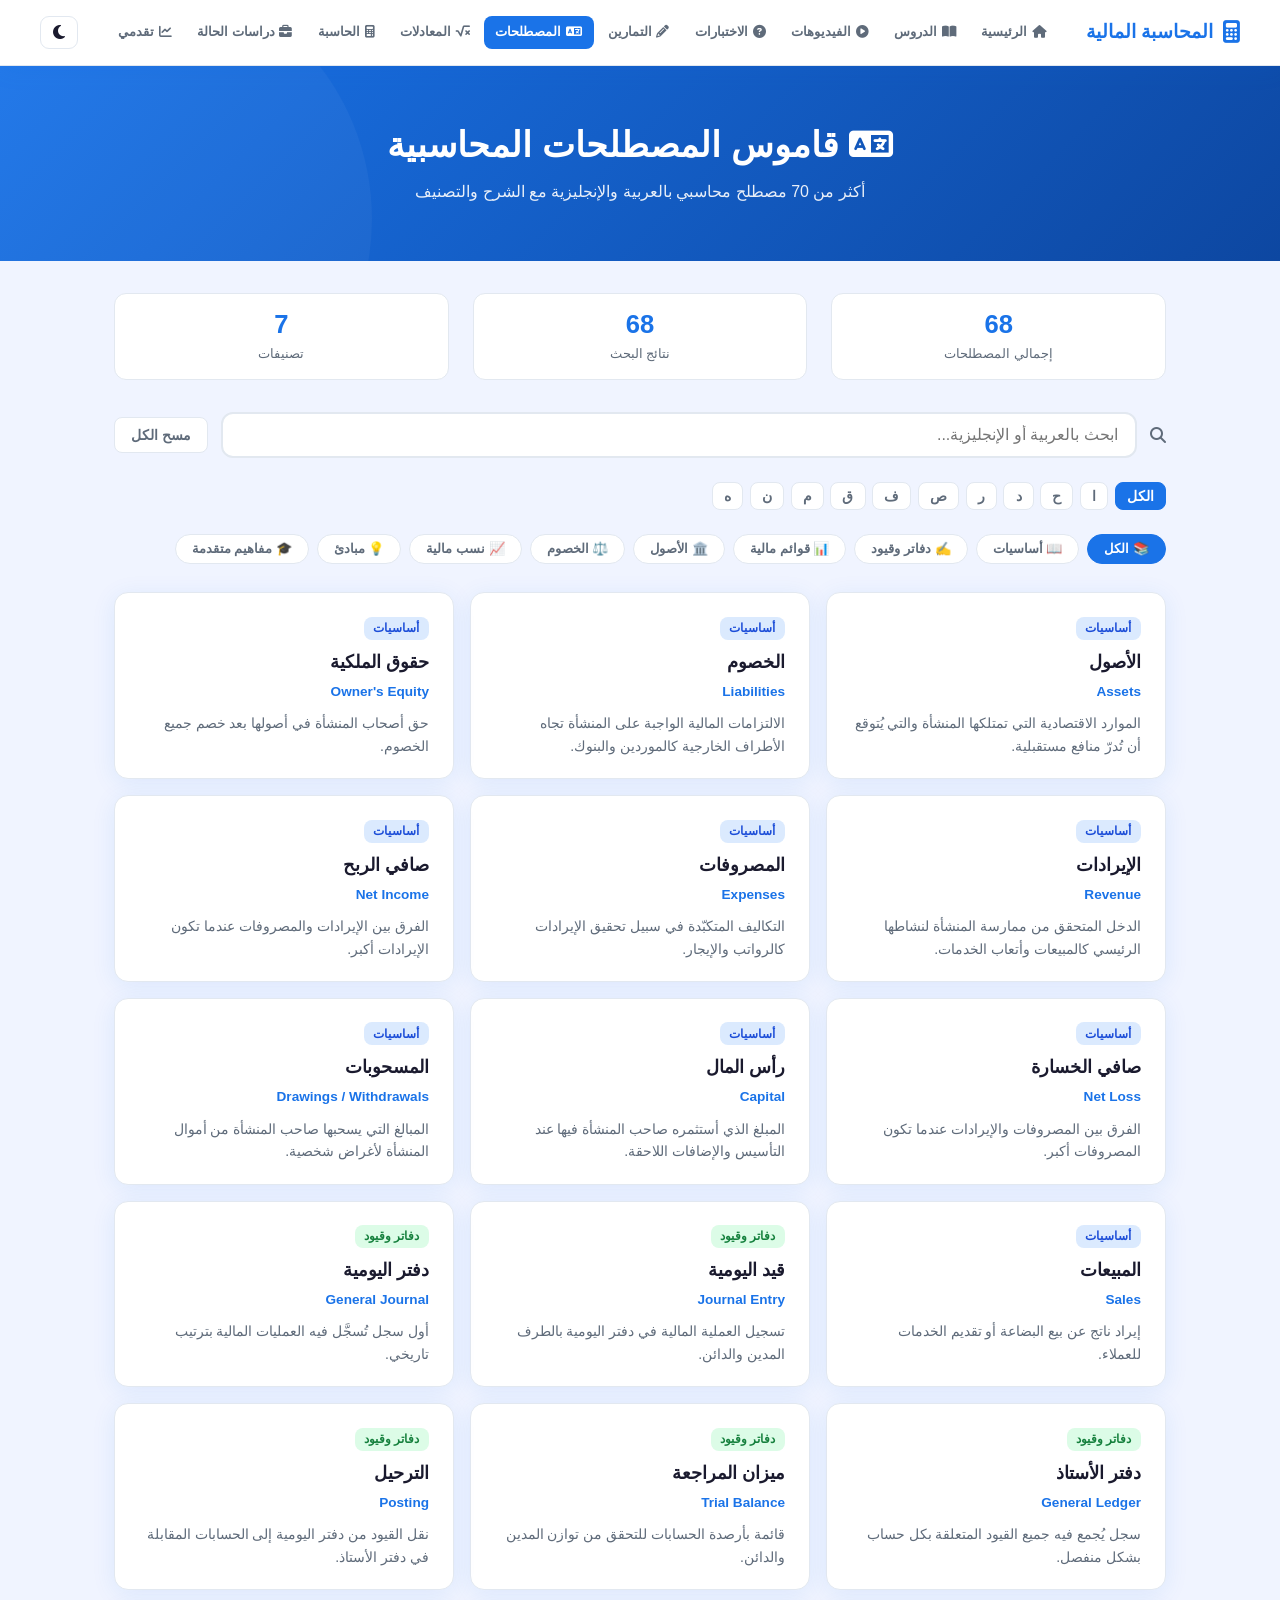
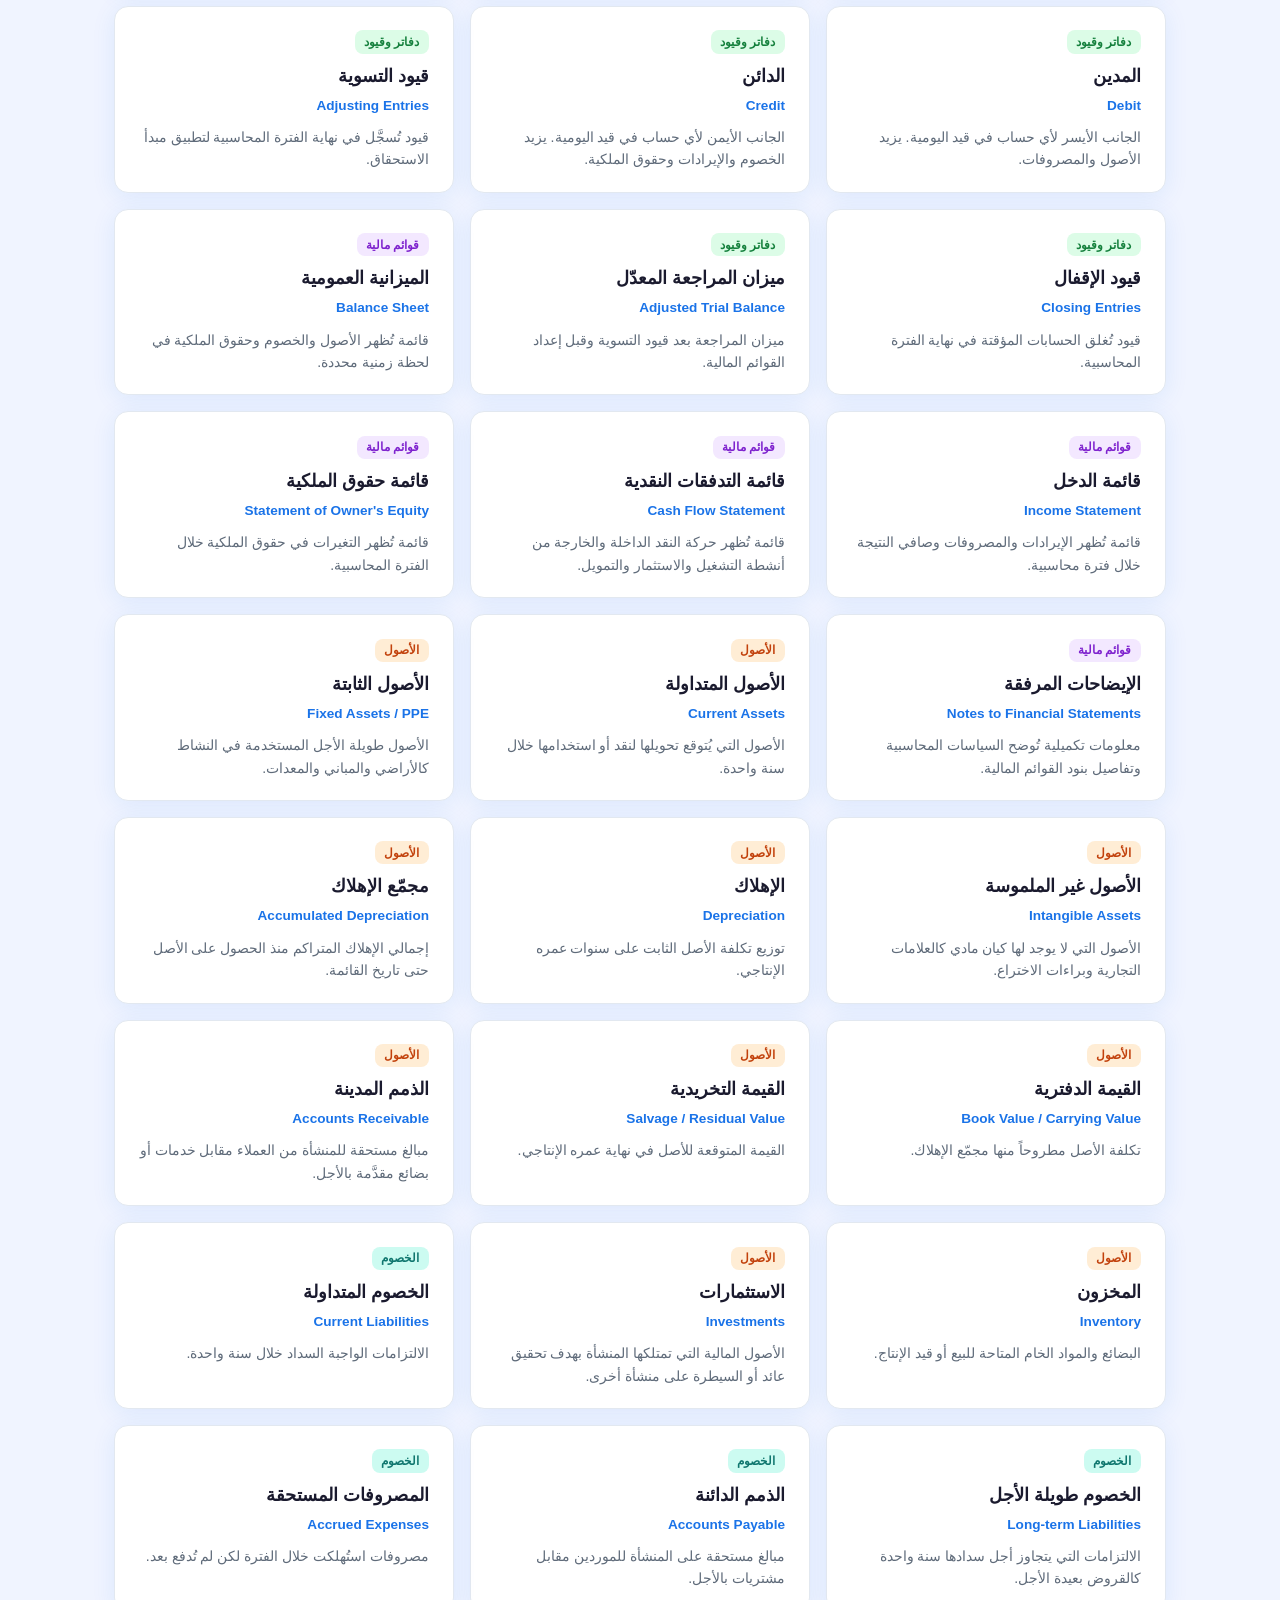
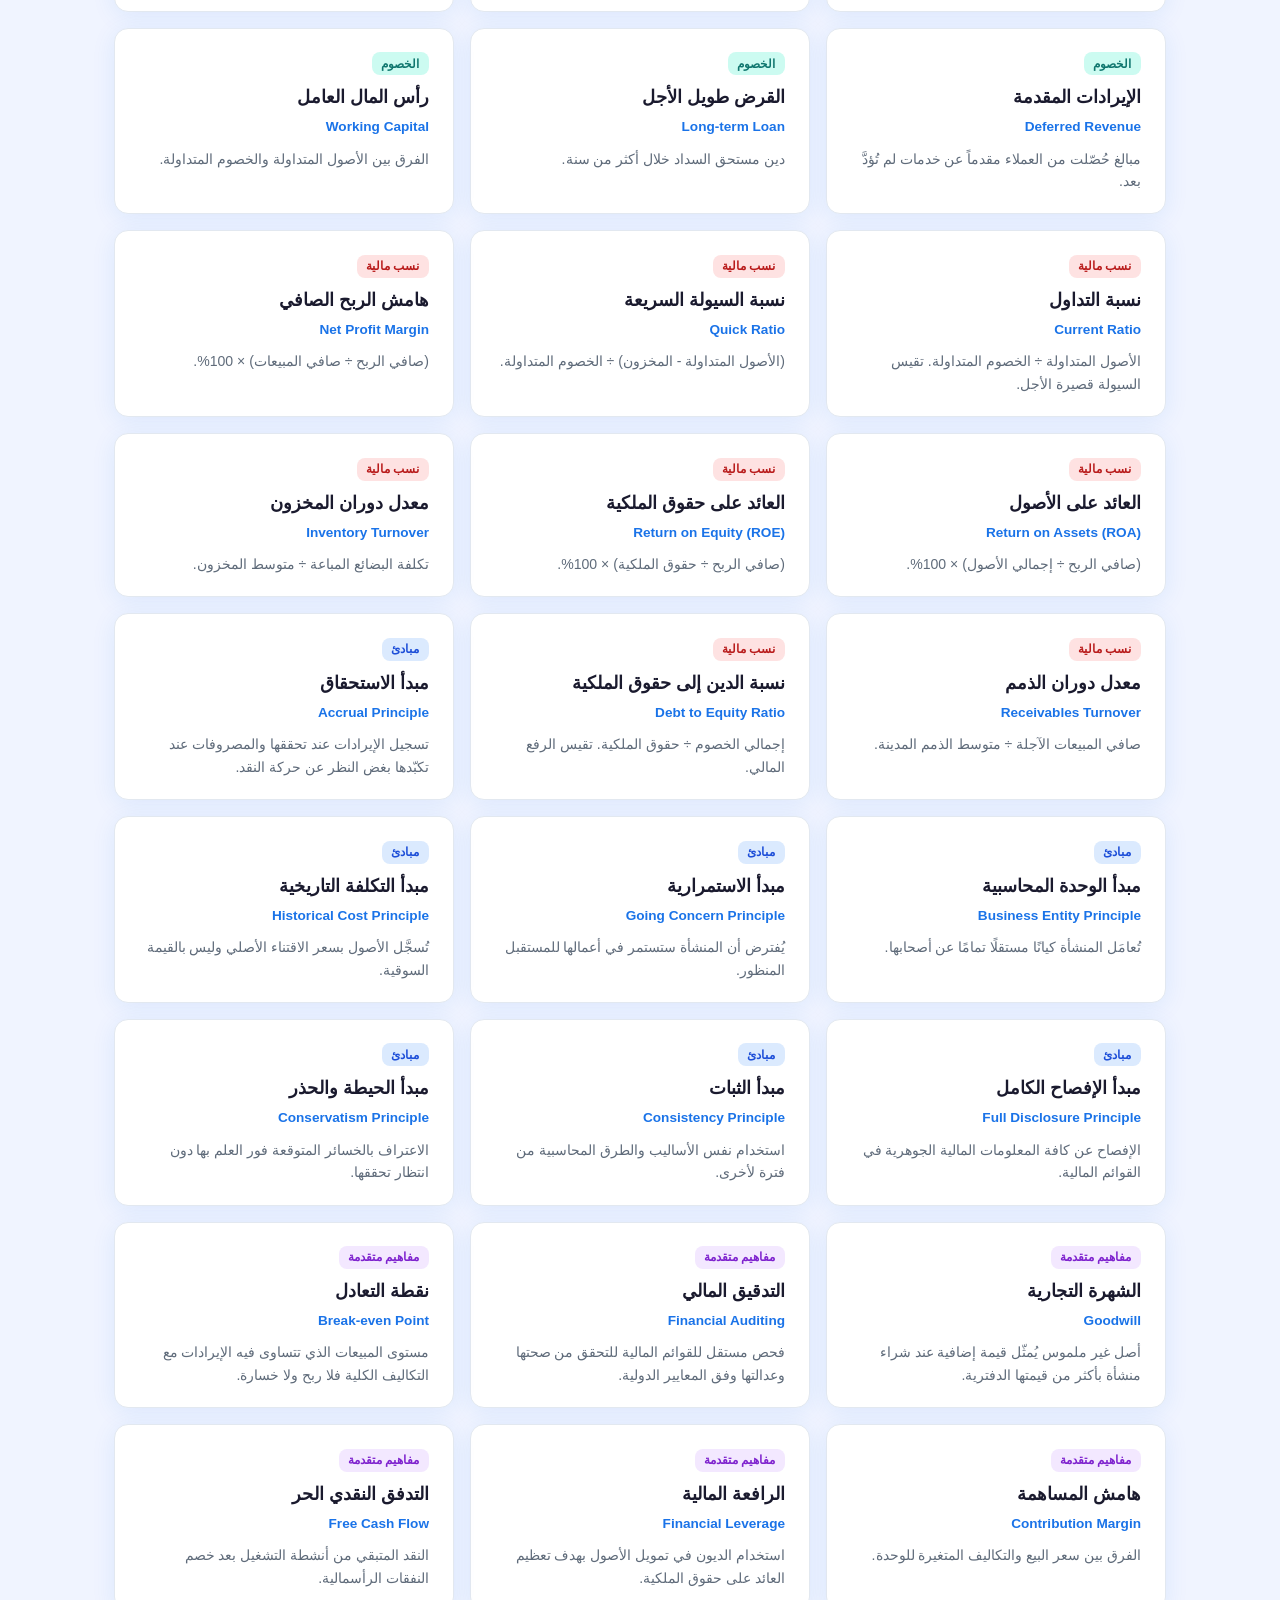
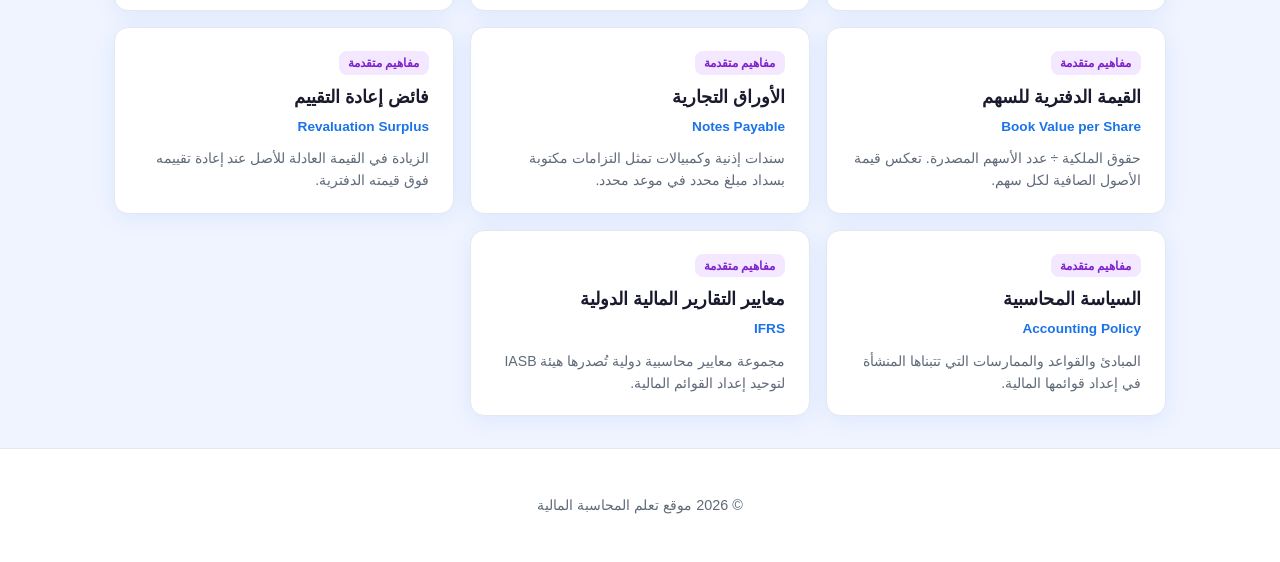
<file: pages/glossary.html>
<!DOCTYPE html>
<html lang="ar" dir="rtl">
<head>
  <meta charset="UTF-8"/>
  <meta name="viewport" content="width=device-width,initial-scale=1.0"/>
  <title>قاموس المصطلحات - المحاسبة المالية</title>
  <link rel="stylesheet" href="../css/style.css"/>
  <link rel="stylesheet" href="https://cdnjs.cloudflare.com/ajax/libs/font-awesome/6.5.0/css/all.min.css"/>
  <style>
    .gl-wrap{max-width:1100px;margin:0 auto;padding:2rem 1.5rem}
    .gl-search{display:flex;gap:.8rem;margin-bottom:1.5rem;align-items:center;flex-wrap:wrap}
    .gl-search input{flex:1;min-width:200px;padding:.75rem 1.1rem;border-radius:12px;border:2px solid var(--border);background:var(--card-bg);color:var(--text);font-size:1rem;font-family:inherit;outline:none;transition:var(--transition)}
    .gl-search input:focus{border-color:var(--primary)}
    .alpha-filter{display:flex;flex-wrap:wrap;gap:.4rem;margin-bottom:1.5rem}
    .alpha-btn{padding:.3rem .7rem;border-radius:8px;border:1.5px solid var(--border);background:var(--card-bg);color:var(--text2);cursor:pointer;font-size:.85rem;font-weight:600;font-family:inherit;transition:var(--transition)}
    .alpha-btn.active,.alpha-btn:hover{background:var(--primary);color:#fff;border-color:var(--primary)}
    .cat-pills{display:flex;flex-wrap:wrap;gap:.5rem;margin-bottom:1.8rem}
    .cat-pill{padding:.4rem 1rem;border-radius:20px;border:1.5px solid var(--border);background:var(--card-bg);color:var(--text2);cursor:pointer;font-size:.82rem;font-weight:600;font-family:inherit;transition:var(--transition)}
    .cat-pill.active,.cat-pill:hover{background:var(--primary);color:#fff;border-color:var(--primary)}
    .gl-stats{display:flex;gap:1.5rem;margin-bottom:2rem;flex-wrap:wrap}
    .gl-stat{background:var(--card-bg);border-radius:12px;padding:.9rem 1.5rem;border:1px solid var(--border);text-align:center;flex:1;min-width:110px}
    .gl-stat h3{font-size:1.6rem;color:var(--primary);margin:0 0 .2rem}
    .gl-stat p{font-size:.8rem;color:var(--text2);margin:0}
    .gl-grid{display:grid;grid-template-columns:repeat(auto-fill,minmax(280px,1fr));gap:1rem}
    .gl-card{background:var(--card-bg);border-radius:14px;padding:1.3rem 1.5rem;border:1px solid var(--border);box-shadow:var(--shadow);transition:var(--transition);cursor:default}
    .gl-card:hover{transform:translateY(-2px);border-color:var(--primary)}
    .gl-ar{font-size:1.1rem;font-weight:800;color:var(--text);margin-bottom:.3rem}
    .gl-en{font-size:.85rem;font-weight:600;color:var(--primary);margin-bottom:.6rem;direction:ltr;text-align:right}
    .gl-def{font-size:.88rem;color:var(--text2);line-height:1.6}
    .gl-cat-badge{display:inline-block;padding:.15rem .6rem;border-radius:8px;font-size:.72rem;font-weight:700;margin-bottom:.5rem}
    .badge-blue{background:#dbeafe;color:#1d4ed8} .badge-green{background:#dcfce7;color:#15803d}
    .badge-purple{background:#f3e8ff;color:#7e22ce} .badge-orange{background:#ffedd5;color:#c2410c}
    .badge-teal{background:#ccfbf1;color:#0f766e} .badge-red{background:#fee2e2;color:#b91c1c}
    .no-res{text-align:center;padding:3rem;color:var(--text2)}
    [data-theme="dark"] .badge-blue{background:#1e3a5f;color:#93c5fd}
    [data-theme="dark"] .badge-green{background:#14532d;color:#86efac}
    [data-theme="dark"] .badge-purple{background:#3b0764;color:#d8b4fe}
    [data-theme="dark"] .badge-orange{background:#431407;color:#fdba74}
    [data-theme="dark"] .badge-teal{background:#134e4a;color:#5eead4}
    [data-theme="dark"] .badge-red{background:#450a0a;color:#fca5a5}
  </style>
</head>
<body>
<nav class="navbar">
  <div class="nav-logo"><i class="fas fa-calculator"></i><span>المحاسبة المالية</span></div>
  <button class="nav-toggle" id="navToggle" aria-label="القائمة"><i class="fas fa-bars"></i></button>
  <ul class="nav-links" id="navLinks">
    <li><a href="../index.html"><i class="fas fa-home"></i> الرئيسية</a></li>
    <li><a href="lessons.html"><i class="fas fa-book-open"></i> الدروس</a></li>
    <li><a href="videos.html"><i class="fas fa-play-circle"></i> الفيديوهات</a></li>
    <li><a href="quiz.html"><i class="fas fa-question-circle"></i> الاختبارات</a></li>
    <li><a href="exercises.html"><i class="fas fa-pencil-alt"></i> التمارين</a></li>
    <li><a href="glossary.html" class="active"><i class="fas fa-language"></i> المصطلحات</a></li>
    <li><a href="formulas.html"><i class="fas fa-square-root-alt"></i> المعادلات</a></li>
    <li><a href="calculator.html"><i class="fas fa-calculator"></i> الحاسبة</a></li>
    <li><a href="cases.html"><i class="fas fa-briefcase"></i> دراسات الحالة</a></li>
    <li><a href="dashboard.html"><i class="fas fa-chart-line"></i> تقدمي</a></li>
  </ul>
  <button id="darkToggle" class="dark-btn"><i class="fas fa-moon"></i></button>
</nav>

<div class="page-hero">
  <h1><i class="fas fa-language"></i> قاموس المصطلحات المحاسبية</h1>
  <p>أكثر من 70 مصطلح محاسبي بالعربية والإنجليزية مع الشرح والتصنيف</p>
</div>

<div class="gl-wrap">
  <div class="gl-stats">
    <div class="gl-stat"><h3 id="totalCount">0</h3><p>إجمالي المصطلحات</p></div>
    <div class="gl-stat"><h3 id="shownCount">0</h3><p>نتائج البحث</p></div>
    <div class="gl-stat"><h3>7</h3><p>تصنيفات</p></div>
  </div>

  <div class="gl-search">
    <i class="fas fa-search" style="color:var(--text2)"></i>
    <input type="text" id="searchInput" placeholder="ابحث بالعربية أو الإنجليزية..." oninput="render()"/>
    <button class="alpha-btn" onclick="clearAll()" style="padding:.55rem 1rem">مسح الكل</button>
  </div>

  <div class="alpha-filter" id="alphaFilter"></div>
  <div class="cat-pills" id="catFilter"></div>
  <div class="gl-grid" id="glossaryGrid"></div>
</div>

<footer class="footer"><p>© 2026 موقع تعلم المحاسبة المالية</p></footer>
<script src="../js/main.js"></script>
<script>
const terms = [
  // ─── المبادئ والأسس ───
  {ar:"الأصول",en:"Assets",cat:"أساسيات",def:"الموارد الاقتصادية التي تمتلكها المنشأة والتي يُتوقع أن تُدرّ منافع مستقبلية."},
  {ar:"الخصوم",en:"Liabilities",cat:"أساسيات",def:"الالتزامات المالية الواجبة على المنشأة تجاه الأطراف الخارجية كالموردين والبنوك."},
  {ar:"حقوق الملكية",en:"Owner's Equity",cat:"أساسيات",def:"حق أصحاب المنشأة في أصولها بعد خصم جميع الخصوم."},
  {ar:"الإيرادات",en:"Revenue",cat:"أساسيات",def:"الدخل المتحقق من ممارسة المنشأة لنشاطها الرئيسي كالمبيعات وأتعاب الخدمات."},
  {ar:"المصروفات",en:"Expenses",cat:"أساسيات",def:"التكاليف المتكبّدة في سبيل تحقيق الإيرادات كالرواتب والإيجار."},
  {ar:"صافي الربح",en:"Net Income",cat:"أساسيات",def:"الفرق بين الإيرادات والمصروفات عندما تكون الإيرادات أكبر."},
  {ar:"صافي الخسارة",en:"Net Loss",cat:"أساسيات",def:"الفرق بين المصروفات والإيرادات عندما تكون المصروفات أكبر."},
  {ar:"رأس المال",en:"Capital",cat:"أساسيات",def:"المبلغ الذي أستثمره صاحب المنشأة فيها عند التأسيس والإضافات اللاحقة."},
  {ar:"المسحوبات",en:"Drawings / Withdrawals",cat:"أساسيات",def:"المبالغ التي يسحبها صاحب المنشأة من أموال المنشأة لأغراض شخصية."},
  {ar:"المبيعات",en:"Sales",cat:"أساسيات",def:"إيراد ناتج عن بيع البضاعة أو تقديم الخدمات للعملاء."},
  // ─── الدفاتر والسجلات ───
  {ar:"قيد اليومية",en:"Journal Entry",cat:"دفاتر وقيود",def:"تسجيل العملية المالية في دفتر اليومية بالطرف المدين والدائن."},
  {ar:"دفتر اليومية",en:"General Journal",cat:"دفاتر وقيود",def:"أول سجل تُسجَّل فيه العمليات المالية بترتيب تاريخي."},
  {ar:"دفتر الأستاذ",en:"General Ledger",cat:"دفاتر وقيود",def:"سجل يُجمع فيه جميع القيود المتعلقة بكل حساب بشكل منفصل."},
  {ar:"ميزان المراجعة",en:"Trial Balance",cat:"دفاتر وقيود",def:"قائمة بأرصدة الحسابات للتحقق من توازن المدين والدائن."},
  {ar:"الترحيل",en:"Posting",cat:"دفاتر وقيود",def:"نقل القيود من دفتر اليومية إلى الحسابات المقابلة في دفتر الأستاذ."},
  {ar:"المدين",en:"Debit",cat:"دفاتر وقيود",def:"الجانب الأيسر لأي حساب في قيد اليومية. يزيد الأصول والمصروفات."},
  {ar:"الدائن",en:"Credit",cat:"دفاتر وقيود",def:"الجانب الأيمن لأي حساب في قيد اليومية. يزيد الخصوم والإيرادات وحقوق الملكية."},
  {ar:"قيود التسوية",en:"Adjusting Entries",cat:"دفاتر وقيود",def:"قيود تُسجَّل في نهاية الفترة المحاسبية لتطبيق مبدأ الاستحقاق."},
  {ar:"قيود الإقفال",en:"Closing Entries",cat:"دفاتر وقيود",def:"قيود تُغلق الحسابات المؤقتة في نهاية الفترة المحاسبية."},
  {ar:"ميزان المراجعة المعدّل",en:"Adjusted Trial Balance",cat:"دفاتر وقيود",def:"ميزان المراجعة بعد قيود التسوية وقبل إعداد القوائم المالية."},
  // ─── القوائم المالية ───
  {ar:"الميزانية العمومية",en:"Balance Sheet",cat:"قوائم مالية",def:"قائمة تُظهر الأصول والخصوم وحقوق الملكية في لحظة زمنية محددة."},
  {ar:"قائمة الدخل",en:"Income Statement",cat:"قوائم مالية",def:"قائمة تُظهر الإيرادات والمصروفات وصافي النتيجة خلال فترة محاسبية."},
  {ar:"قائمة التدفقات النقدية",en:"Cash Flow Statement",cat:"قوائم مالية",def:"قائمة تُظهر حركة النقد الداخلة والخارجة من أنشطة التشغيل والاستثمار والتمويل."},
  {ar:"قائمة حقوق الملكية",en:"Statement of Owner's Equity",cat:"قوائم مالية",def:"قائمة تُظهر التغيرات في حقوق الملكية خلال الفترة المحاسبية."},
  {ar:"الإيضاحات المرفقة",en:"Notes to Financial Statements",cat:"قوائم مالية",def:"معلومات تكميلية تُوضح السياسات المحاسبية وتفاصيل بنود القوائم المالية."},
  // ─── الأصول ───
  {ar:"الأصول المتداولة",en:"Current Assets",cat:"الأصول",def:"الأصول التي يُتوقع تحويلها لنقد أو استخدامها خلال سنة واحدة."},
  {ar:"الأصول الثابتة",en:"Fixed Assets / PPE",cat:"الأصول",def:"الأصول طويلة الأجل المستخدمة في النشاط كالأراضي والمباني والمعدات."},
  {ar:"الأصول غير الملموسة",en:"Intangible Assets",cat:"الأصول",def:"الأصول التي لا يوجد لها كيان مادي كالعلامات التجارية وبراءات الاختراع."},
  {ar:"الإهلاك",en:"Depreciation",cat:"الأصول",def:"توزيع تكلفة الأصل الثابت على سنوات عمره الإنتاجي."},
  {ar:"مجمّع الإهلاك",en:"Accumulated Depreciation",cat:"الأصول",def:"إجمالي الإهلاك المتراكم منذ الحصول على الأصل حتى تاريخ القائمة."},
  {ar:"القيمة الدفترية",en:"Book Value / Carrying Value",cat:"الأصول",def:"تكلفة الأصل مطروحاً منها مجمّع الإهلاك."},
  {ar:"القيمة التخريدية",en:"Salvage / Residual Value",cat:"الأصول",def:"القيمة المتوقعة للأصل في نهاية عمره الإنتاجي."},
  {ar:"الذمم المدينة",en:"Accounts Receivable",cat:"الأصول",def:"مبالغ مستحقة للمنشأة من العملاء مقابل خدمات أو بضائع مقدَّمة بالأجل."},
  {ar:"المخزون",en:"Inventory",cat:"الأصول",def:"البضائع والمواد الخام المتاحة للبيع أو قيد الإنتاج."},
  {ar:"الاستثمارات",en:"Investments",cat:"الأصول",def:"الأصول المالية التي تمتلكها المنشأة بهدف تحقيق عائد أو السيطرة على منشأة أخرى."},
  // ─── الخصوم وحقوق الملكية ───
  {ar:"الخصوم المتداولة",en:"Current Liabilities",cat:"الخصوم",def:"الالتزامات الواجبة السداد خلال سنة واحدة."},
  {ar:"الخصوم طويلة الأجل",en:"Long-term Liabilities",cat:"الخصوم",def:"الالتزامات التي يتجاوز أجل سدادها سنة واحدة كالقروض بعيدة الأجل."},
  {ar:"الذمم الدائنة",en:"Accounts Payable",cat:"الخصوم",def:"مبالغ مستحقة على المنشأة للموردين مقابل مشتريات بالأجل."},
  {ar:"المصروفات المستحقة",en:"Accrued Expenses",cat:"الخصوم",def:"مصروفات استُهلكت خلال الفترة لكن لم تُدفع بعد."},
  {ar:"الإيرادات المقدمة",en:"Deferred Revenue",cat:"الخصوم",def:"مبالغ حُصّلت من العملاء مقدماً عن خدمات لم تُؤدَّ بعد."},
  {ar:"القرض طويل الأجل",en:"Long-term Loan",cat:"الخصوم",def:"دين مستحق السداد خلال أكثر من سنة."},
  {ar:"رأس المال العامل",en:"Working Capital",cat:"الخصوم",def:"الفرق بين الأصول المتداولة والخصوم المتداولة."},
  // ─── النسب والتحليل ───
  {ar:"نسبة التداول",en:"Current Ratio",cat:"نسب مالية",def:"الأصول المتداولة ÷ الخصوم المتداولة. تقيس السيولة قصيرة الأجل."},
  {ar:"نسبة السيولة السريعة",en:"Quick Ratio",cat:"نسب مالية",def:"(الأصول المتداولة - المخزون) ÷ الخصوم المتداولة."},
  {ar:"هامش الربح الصافي",en:"Net Profit Margin",cat:"نسب مالية",def:"(صافي الربح ÷ صافي المبيعات) × 100%."},
  {ar:"العائد على الأصول",en:"Return on Assets (ROA)",cat:"نسب مالية",def:"(صافي الربح ÷ إجمالي الأصول) × 100%."},
  {ar:"العائد على حقوق الملكية",en:"Return on Equity (ROE)",cat:"نسب مالية",def:"(صافي الربح ÷ حقوق الملكية) × 100%."},
  {ar:"معدل دوران المخزون",en:"Inventory Turnover",cat:"نسب مالية",def:"تكلفة البضائع المباعة ÷ متوسط المخزون."},
  {ar:"معدل دوران الذمم",en:"Receivables Turnover",cat:"نسب مالية",def:"صافي المبيعات الآجلة ÷ متوسط الذمم المدينة."},
  {ar:"نسبة الدين إلى حقوق الملكية",en:"Debt to Equity Ratio",cat:"نسب مالية",def:"إجمالي الخصوم ÷ حقوق الملكية. تقيس الرفع المالي."},
  // ─── مفاهيم متقدمة ───
  {ar:"مبدأ الاستحقاق",en:"Accrual Principle",cat:"مبادئ",def:"تسجيل الإيرادات عند تحققها والمصروفات عند تكبّدها بغض النظر عن حركة النقد."},
  {ar:"مبدأ الوحدة المحاسبية",en:"Business Entity Principle",cat:"مبادئ",def:"تُعامَل المنشأة كيانًا مستقلًا تمامًا عن أصحابها."},
  {ar:"مبدأ الاستمرارية",en:"Going Concern Principle",cat:"مبادئ",def:"يُفترض أن المنشأة ستستمر في أعمالها للمستقبل المنظور."},
  {ar:"مبدأ التكلفة التاريخية",en:"Historical Cost Principle",cat:"مبادئ",def:"تُسجَّل الأصول بسعر الاقتناء الأصلي وليس بالقيمة السوقية."},
  {ar:"مبدأ الإفصاح الكامل",en:"Full Disclosure Principle",cat:"مبادئ",def:"الإفصاح عن كافة المعلومات المالية الجوهرية في القوائم المالية."},
  {ar:"مبدأ الثبات",en:"Consistency Principle",cat:"مبادئ",def:"استخدام نفس الأساليب والطرق المحاسبية من فترة لأخرى."},
  {ar:"مبدأ الحيطة والحذر",en:"Conservatism Principle",cat:"مبادئ",def:"الاعتراف بالخسائر المتوقعة فور العلم بها دون انتظار تحققها."},
  {ar:"الشهرة التجارية",en:"Goodwill",cat:"مفاهيم متقدمة",def:"أصل غير ملموس يُمثّل قيمة إضافية عند شراء منشأة بأكثر من قيمتها الدفترية."},
  {ar:"التدقيق المالي",en:"Financial Auditing",cat:"مفاهيم متقدمة",def:"فحص مستقل للقوائم المالية للتحقق من صحتها وعدالتها وفق المعايير الدولية."},
  {ar:"نقطة التعادل",en:"Break-even Point",cat:"مفاهيم متقدمة",def:"مستوى المبيعات الذي تتساوى فيه الإيرادات مع التكاليف الكلية فلا ربح ولا خسارة."},
  {ar:"هامش المساهمة",en:"Contribution Margin",cat:"مفاهيم متقدمة",def:"الفرق بين سعر البيع والتكاليف المتغيرة للوحدة."},
  {ar:"الرافعة المالية",en:"Financial Leverage",cat:"مفاهيم متقدمة",def:"استخدام الديون في تمويل الأصول بهدف تعظيم العائد على حقوق الملكية."},
  {ar:"التدفق النقدي الحر",en:"Free Cash Flow",cat:"مفاهيم متقدمة",def:"النقد المتبقي من أنشطة التشغيل بعد خصم النفقات الرأسمالية."},
  {ar:"القيمة الدفترية للسهم",en:"Book Value per Share",cat:"مفاهيم متقدمة",def:"حقوق الملكية ÷ عدد الأسهم المصدرة. تعكس قيمة الأصول الصافية لكل سهم."},
  {ar:"الأوراق التجارية",en:"Notes Payable",cat:"مفاهيم متقدمة",def:"سندات إذنية وكمبيالات تمثل التزامات مكتوبة بسداد مبلغ محدد في موعد محدد."},
  {ar:"فائض إعادة التقييم",en:"Revaluation Surplus",cat:"مفاهيم متقدمة",def:"الزيادة في القيمة العادلة للأصل عند إعادة تقييمه فوق قيمته الدفترية."},
  {ar:"السياسة المحاسبية",en:"Accounting Policy",cat:"مفاهيم متقدمة",def:"المبادئ والقواعد والممارسات التي تتبناها المنشأة في إعداد قوائمها المالية."},
  {ar:"معايير التقارير المالية الدولية",en:"IFRS",cat:"مفاهيم متقدمة",def:"مجموعة معايير محاسبية دولية تُصدرها هيئة IASB لتوحيد إعداد القوائم المالية."},
];

const catColors = {
  "أساسيات":"badge-blue","دفاتر وقيود":"badge-green","قوائم مالية":"badge-purple",
  "الأصول":"badge-orange","الخصوم":"badge-teal","نسب مالية":"badge-red","مبادئ":"badge-blue","مفاهيم متقدمة":"badge-purple"
};

let selectedLetter = "";
let selectedCat = "";

function getArabicFirstLetter(word) {
  const map={"أ":"أ","إ":"أ","آ":"أ","ا":"ا","ب":"ب","ت":"ت","ث":"ث","ج":"ج","ح":"ح","خ":"خ","د":"د","ذ":"ذ","ر":"ر","ز":"ز","س":"س","ش":"ش","ص":"ص","ض":"ض","ط":"ط","ظ":"ظ","ع":"ع","غ":"غ","ف":"ف","ق":"ق","ك":"ك","ل":"ل","م":"م","ن":"ن","ه":"ه","و":"و","ي":"ي","ى":"ي"};
  const c = word.trim()[0];
  return map[c] || c;
}

function buildAlphaFilter() {
  const letters = [...new Set(terms.map(t => getArabicFirstLetter(t.ar)))].sort((a,b)=>a.localeCompare(b,'ar'));
  const div = document.getElementById('alphaFilter');
  div.innerHTML = '<button class="alpha-btn active" onclick="selectLetter(this,\'\')">الكل</button>';
  letters.forEach(l => {
    div.innerHTML += `<button class="alpha-btn" onclick="selectLetter(this,'${l}')">${l}</button>`;
  });
}

function buildCatFilter() {
  const cats = [...new Set(terms.map(t => t.cat))];
  const div = document.getElementById('catFilter');
  div.innerHTML = '<button class="cat-pill active" onclick="selectCat(this,\'\')">📚 الكل</button>';
  const icons = {"أساسيات":"📖","دفاتر وقيود":"✍️","قوائم مالية":"📊","الأصول":"🏛️","الخصوم":"⚖️","نسب مالية":"📈","مبادئ":"💡","مفاهيم متقدمة":"🎓"};
  cats.forEach(c => {
    div.innerHTML += `<button class="cat-pill" onclick="selectCat(this,'${c}')">${icons[c]||'•'} ${c}</button>`;
  });
}

function selectLetter(btn, l) {
  selectedLetter = l;
  document.querySelectorAll('.alpha-btn').forEach(b => b.classList.remove('active'));
  btn.classList.add('active');
  render();
}

function selectCat(btn, c) {
  selectedCat = c;
  document.querySelectorAll('.cat-pill').forEach(b => b.classList.remove('active'));
  btn.classList.add('active');
  render();
}

function clearAll() {
  selectedLetter = ""; selectedCat = "";
  document.getElementById('searchInput').value = "";
  document.querySelectorAll('.alpha-btn')[0]?.classList.add('active');
  document.querySelectorAll('.alpha-btn').forEach((b,i) => { if(i>0) b.classList.remove('active'); });
  document.querySelectorAll('.cat-pill')[0]?.classList.add('active');
  document.querySelectorAll('.cat-pill').forEach((b,i) => { if(i>0) b.classList.remove('active'); });
  render();
}

function render() {
  const q = document.getElementById('searchInput').value.toLowerCase().trim();
  const grid = document.getElementById('glossaryGrid');
  let filtered = terms.filter(t => {
    const matchQ = !q || t.ar.includes(q) || t.en.toLowerCase().includes(q) || t.def.includes(q);
    const matchL = !selectedLetter || getArabicFirstLetter(t.ar) === selectedLetter;
    const matchC = !selectedCat || t.cat === selectedCat;
    return matchQ && matchL && matchC;
  });
  document.getElementById('shownCount').textContent = filtered.length;
  if (!filtered.length) {
    grid.innerHTML = '<div class="no-res"><i class="fas fa-search" style="font-size:2.5rem;margin-bottom:.8rem;opacity:.3"></i><br>لا توجد نتائج مطابقة</div>';
    return;
  }
  grid.innerHTML = filtered.map(t => `
    <div class="gl-card">
      <span class="gl-cat-badge ${catColors[t.cat]||'badge-blue'}">${t.cat}</span>
      <div class="gl-ar">${t.ar}</div>
      <div class="gl-en">${t.en}</div>
      <div class="gl-def">${t.def}</div>
    </div>`).join('');
}

document.getElementById('totalCount').textContent = terms.length;
buildAlphaFilter();
buildCatFilter();
render();
</script>
</body>
</html>
</file>
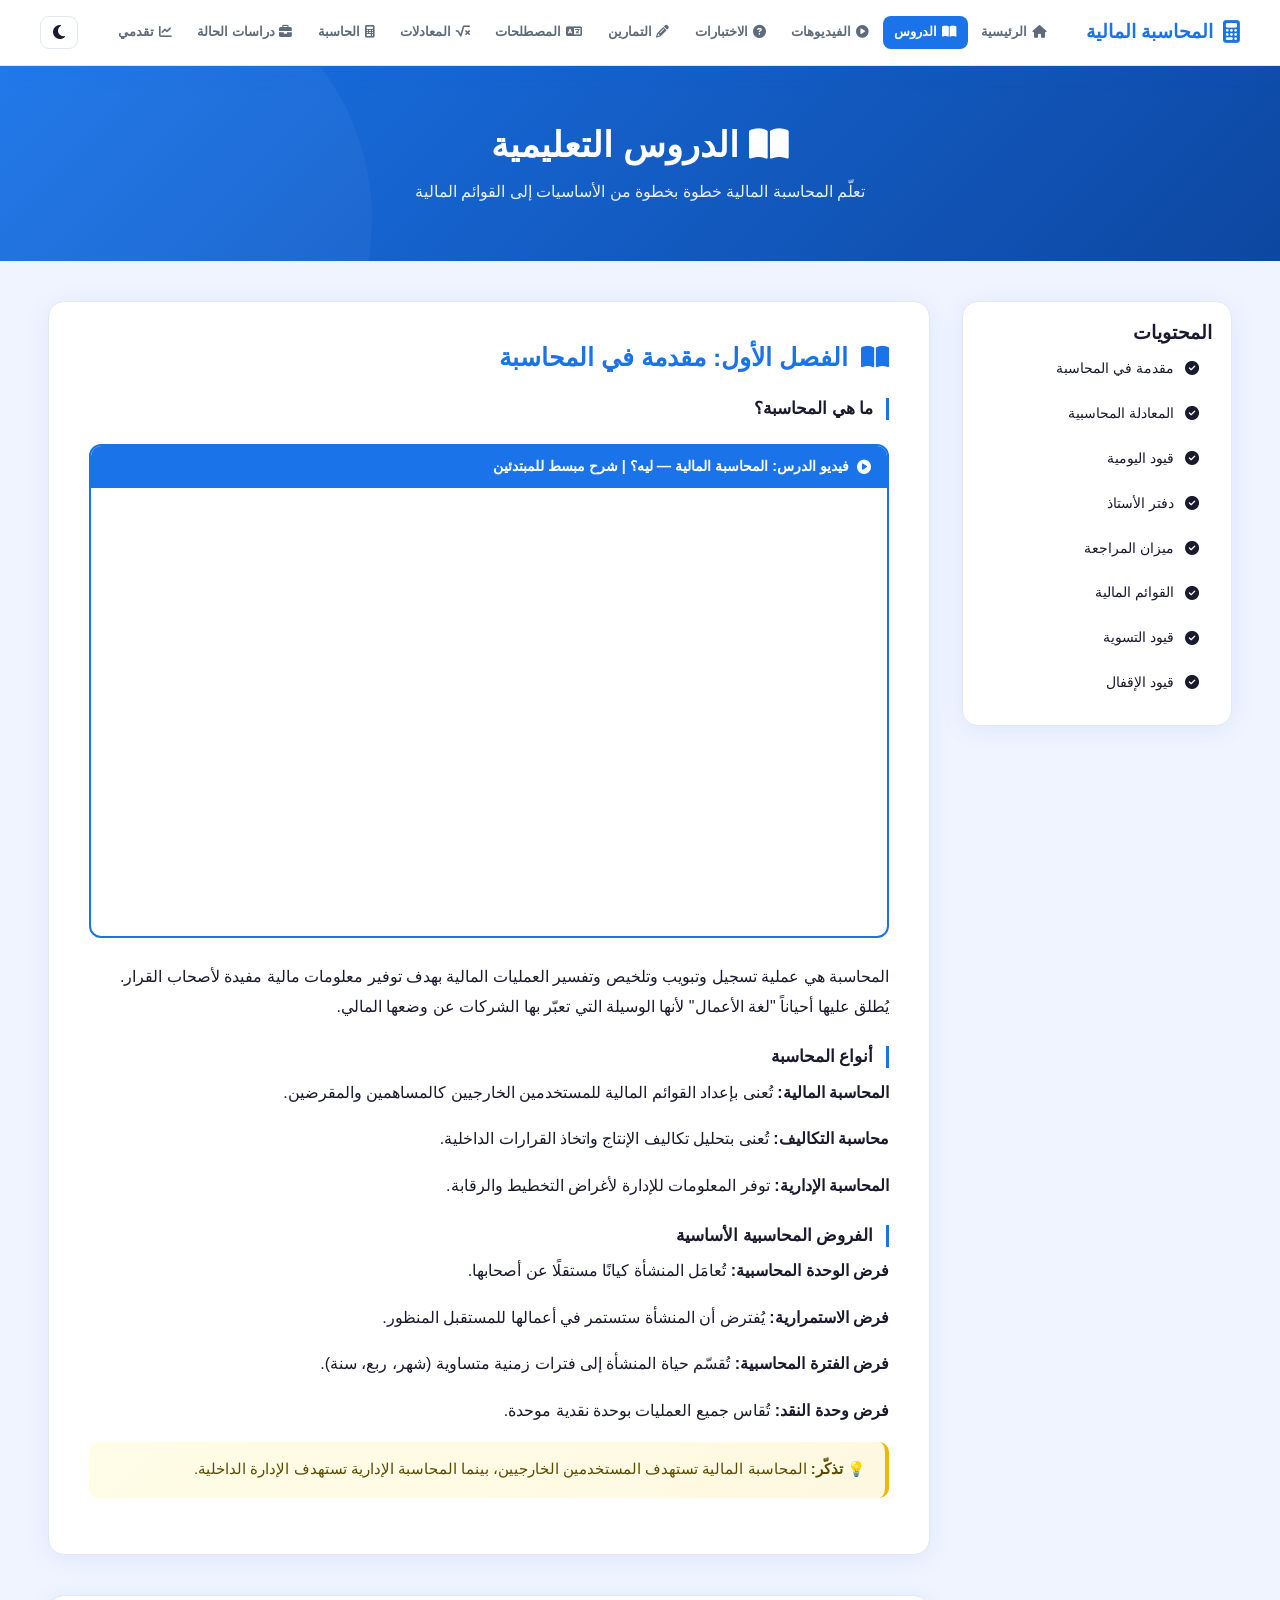
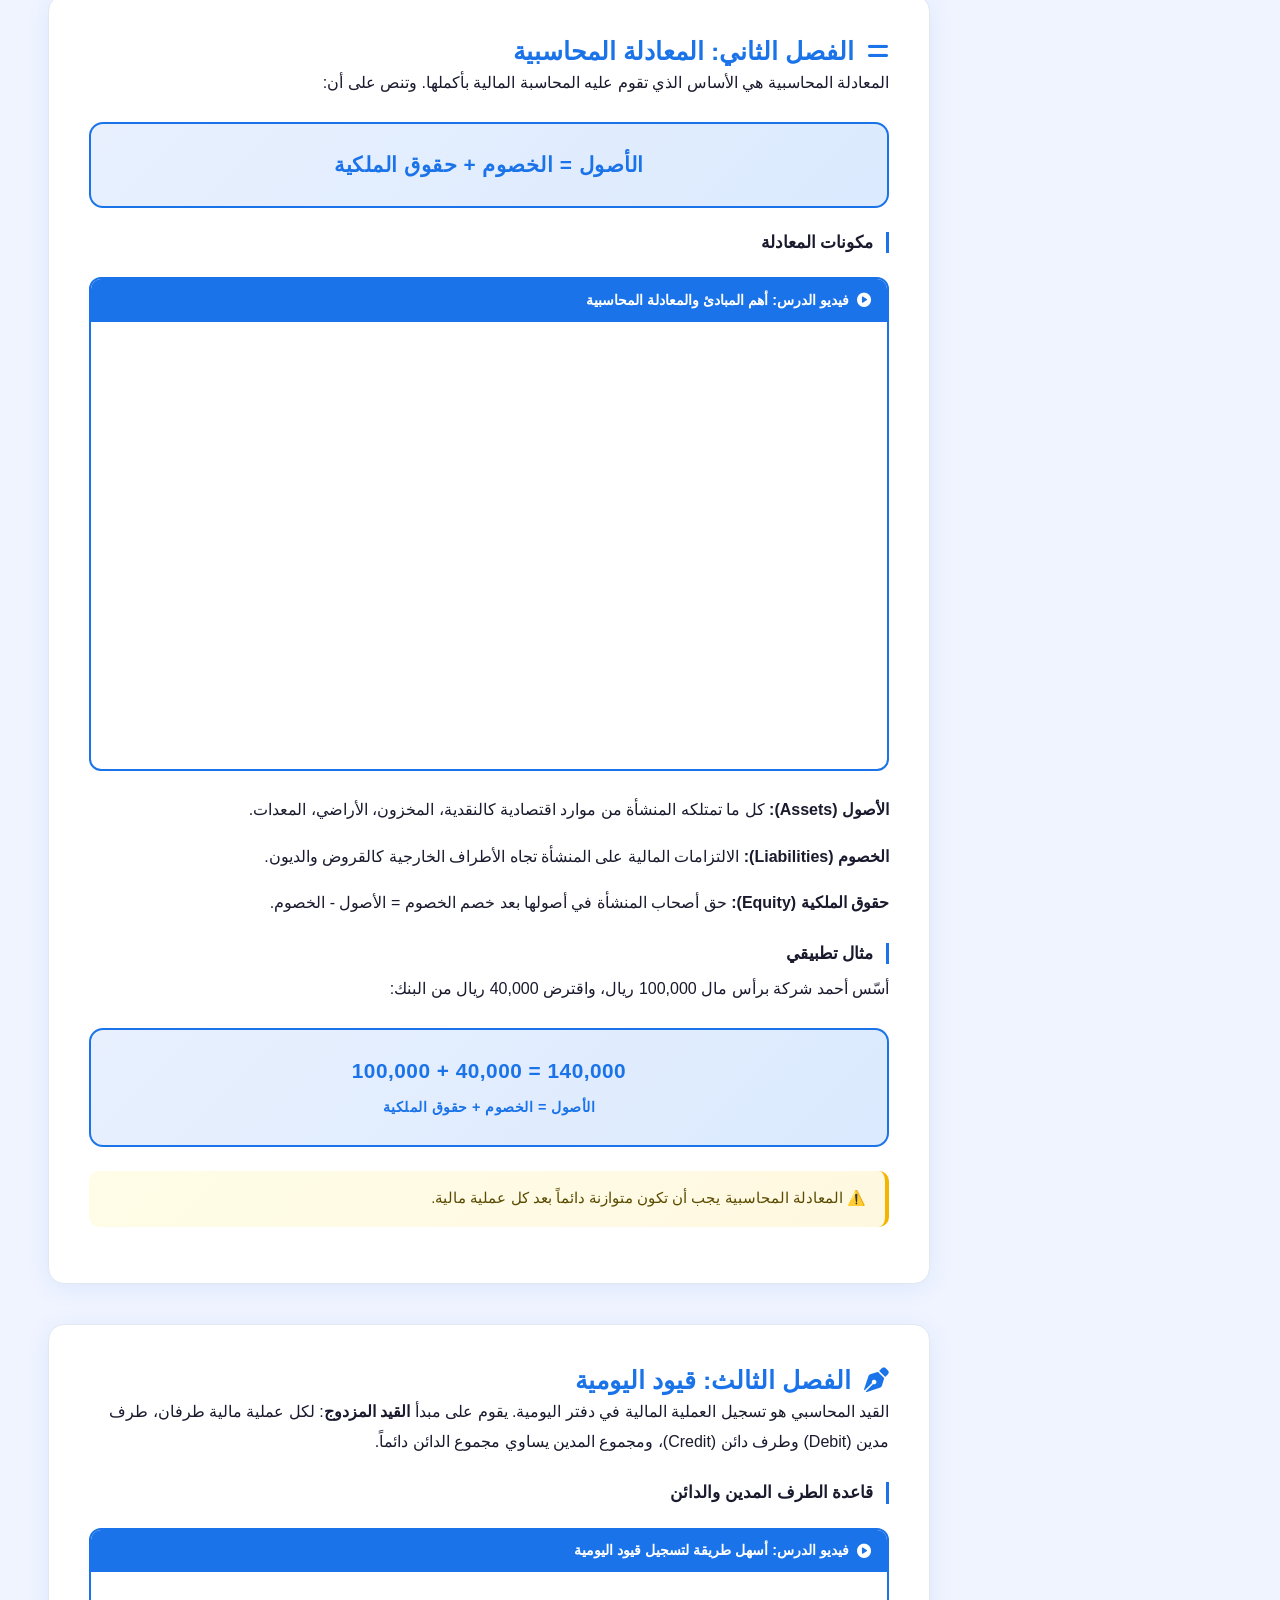
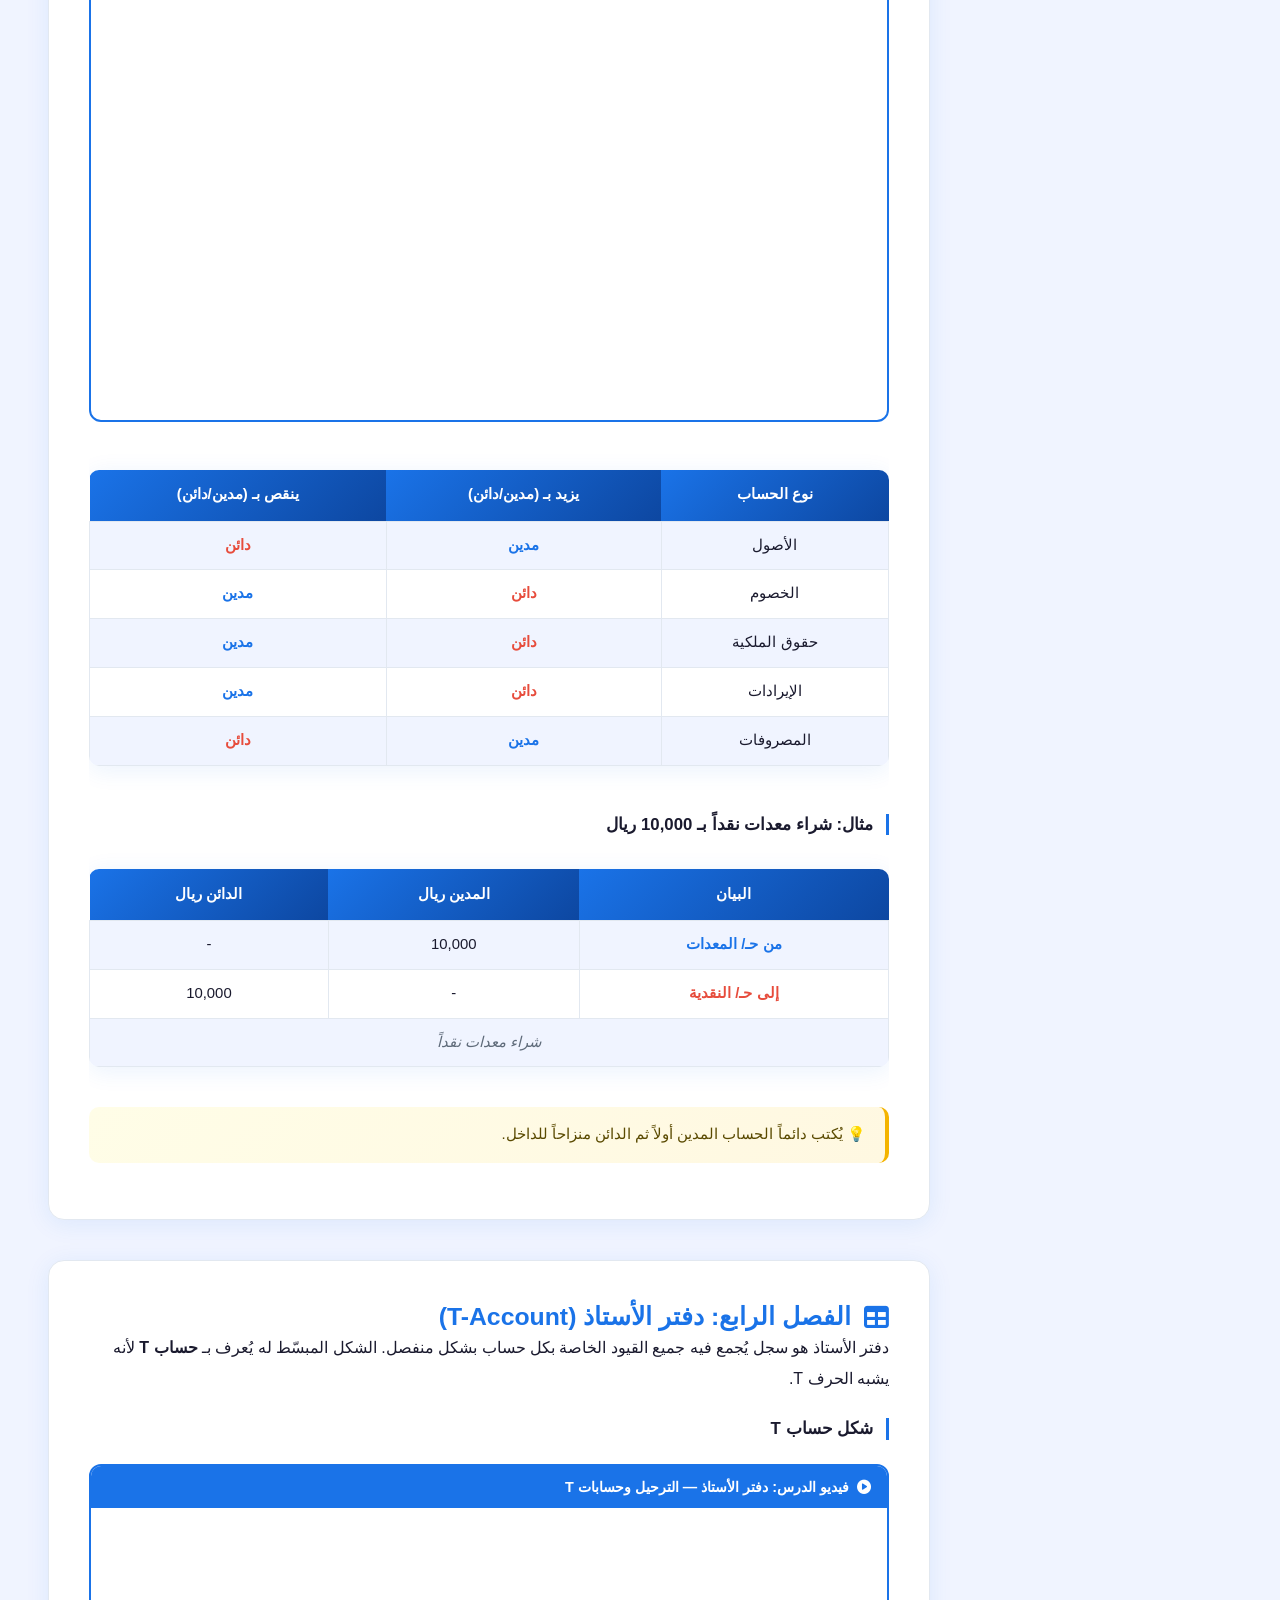
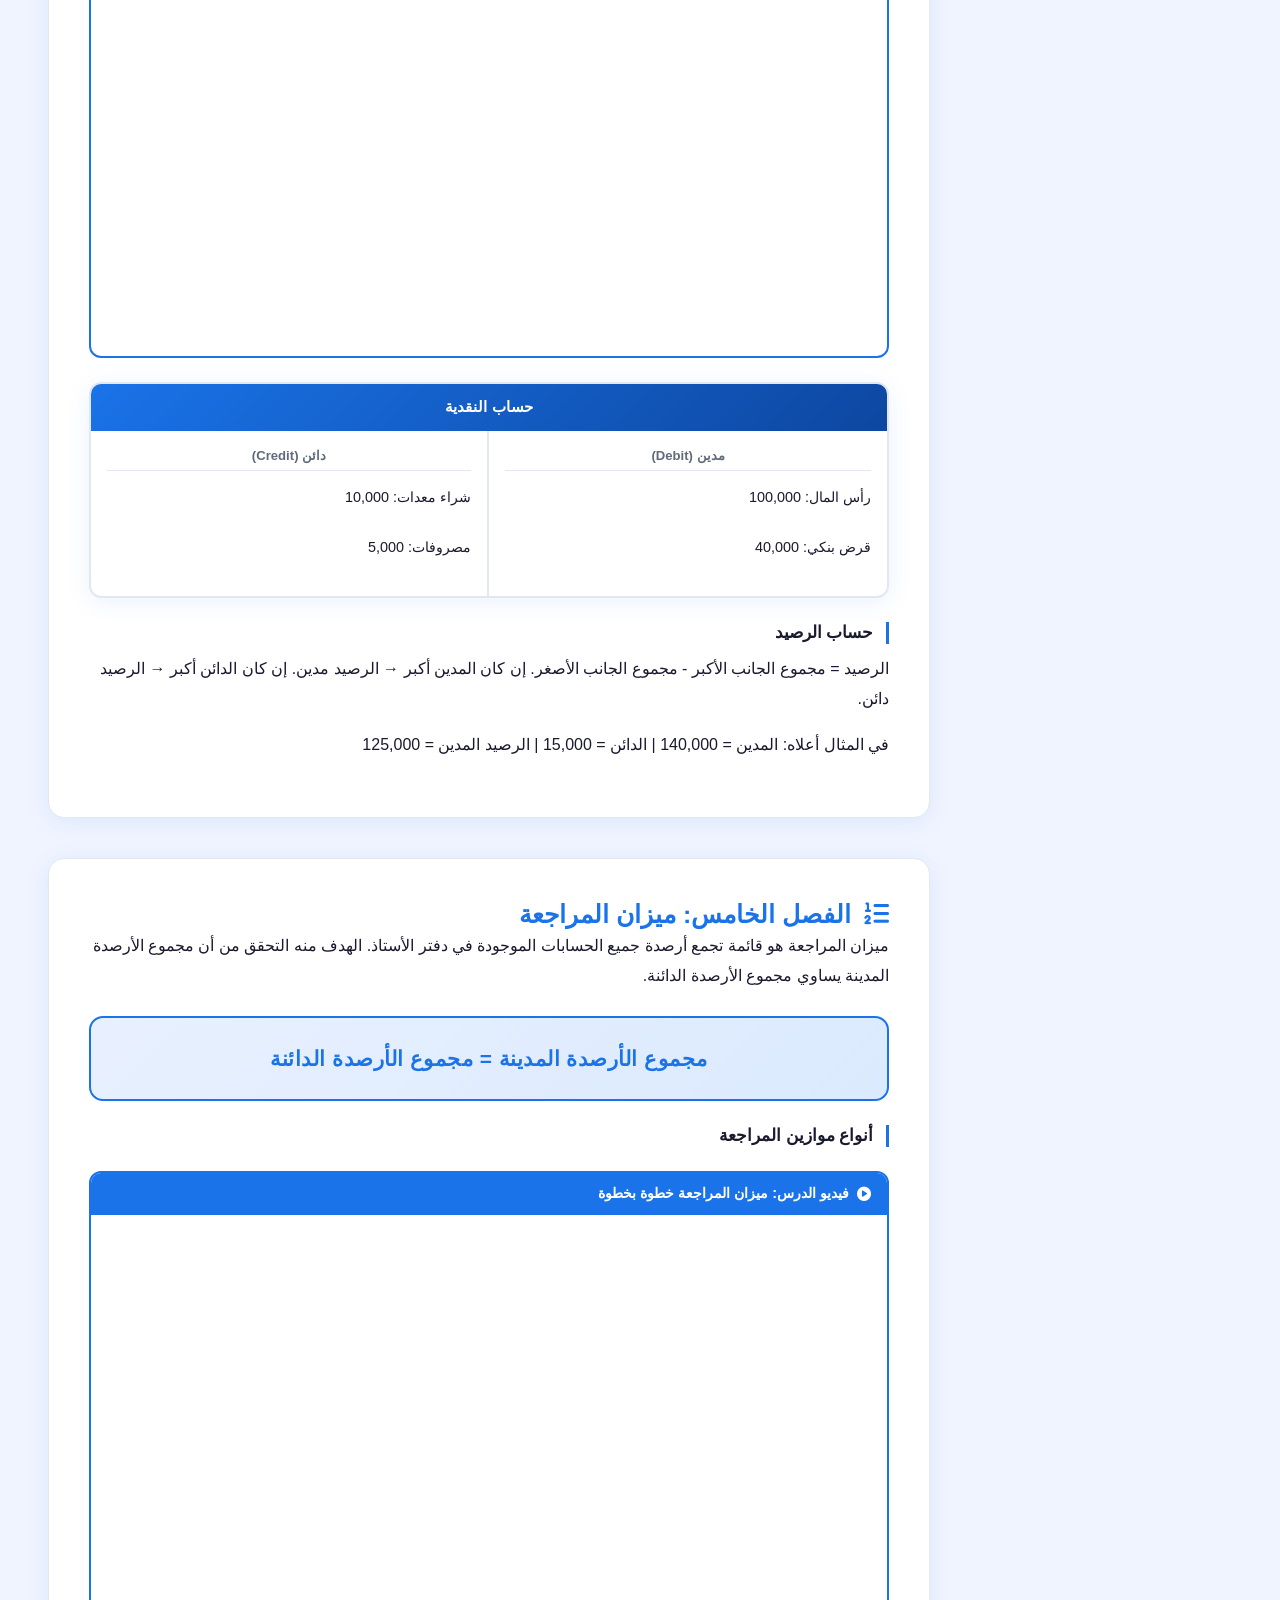
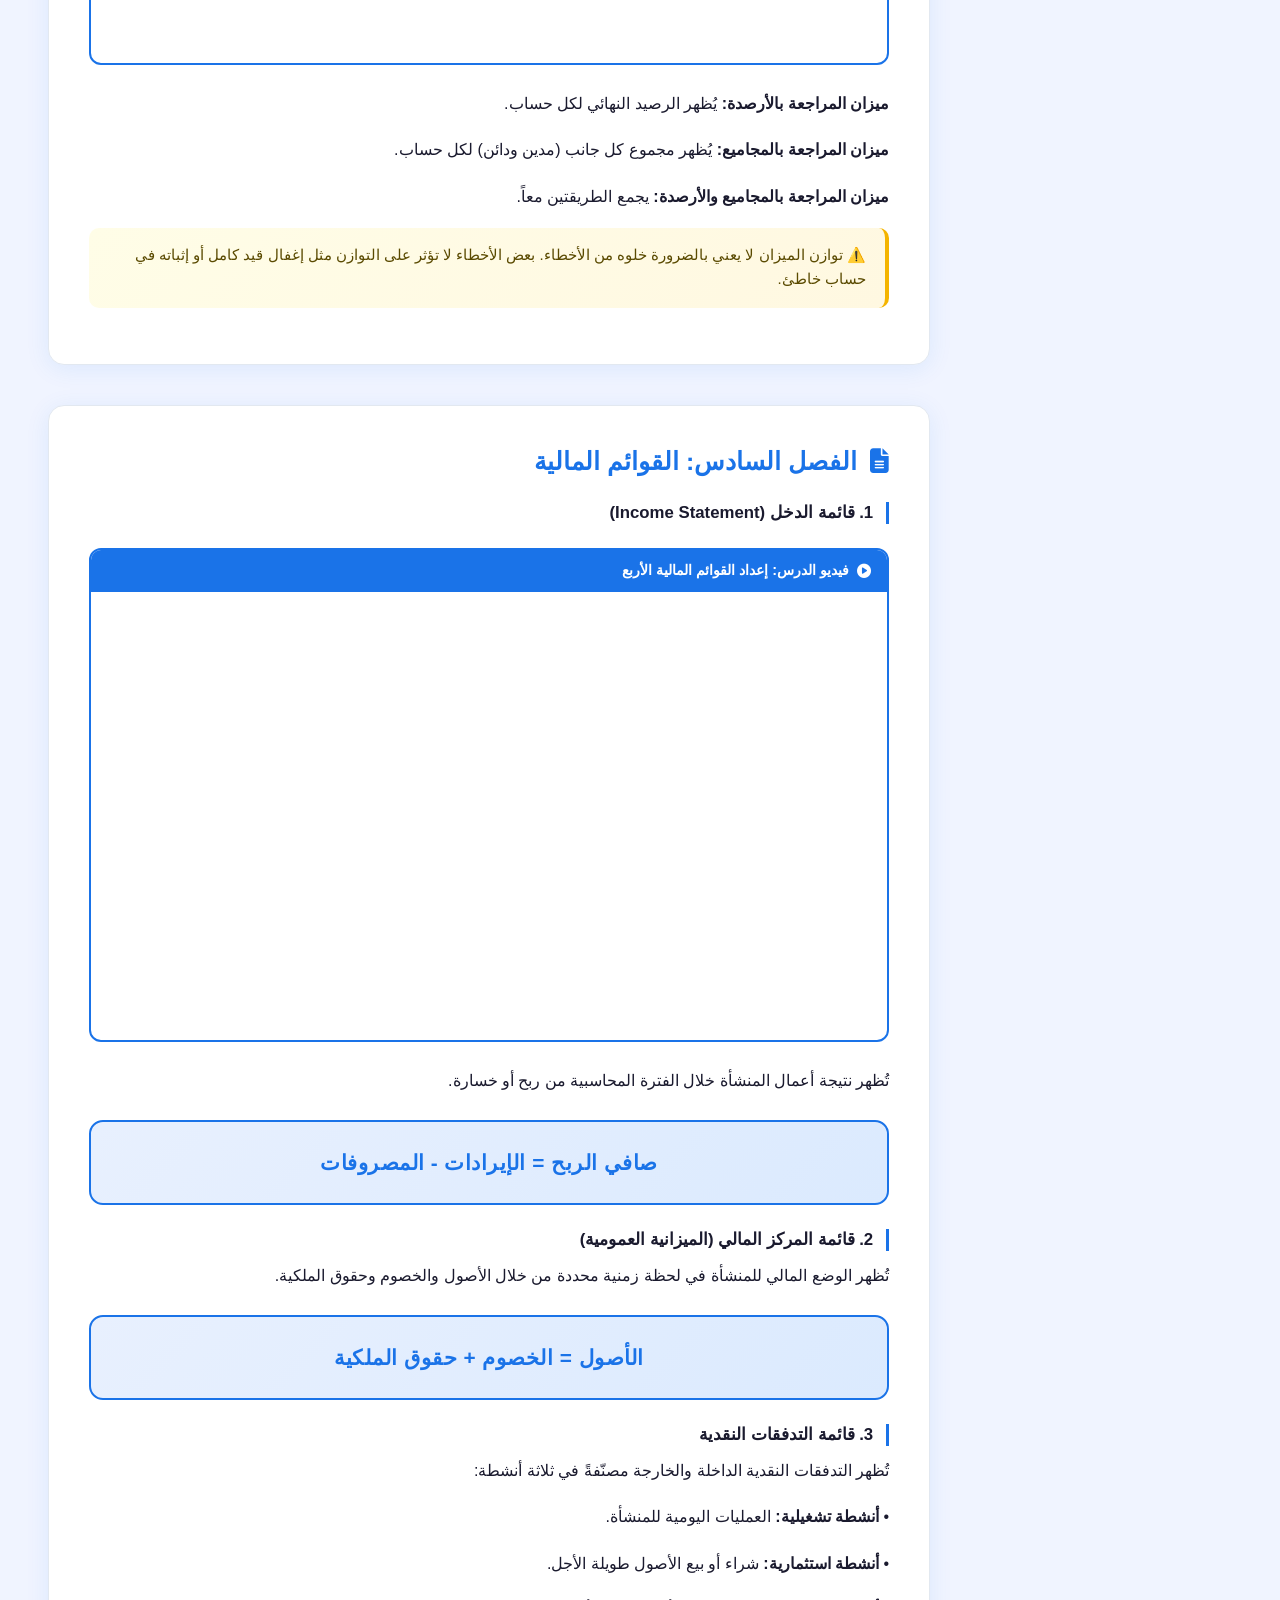
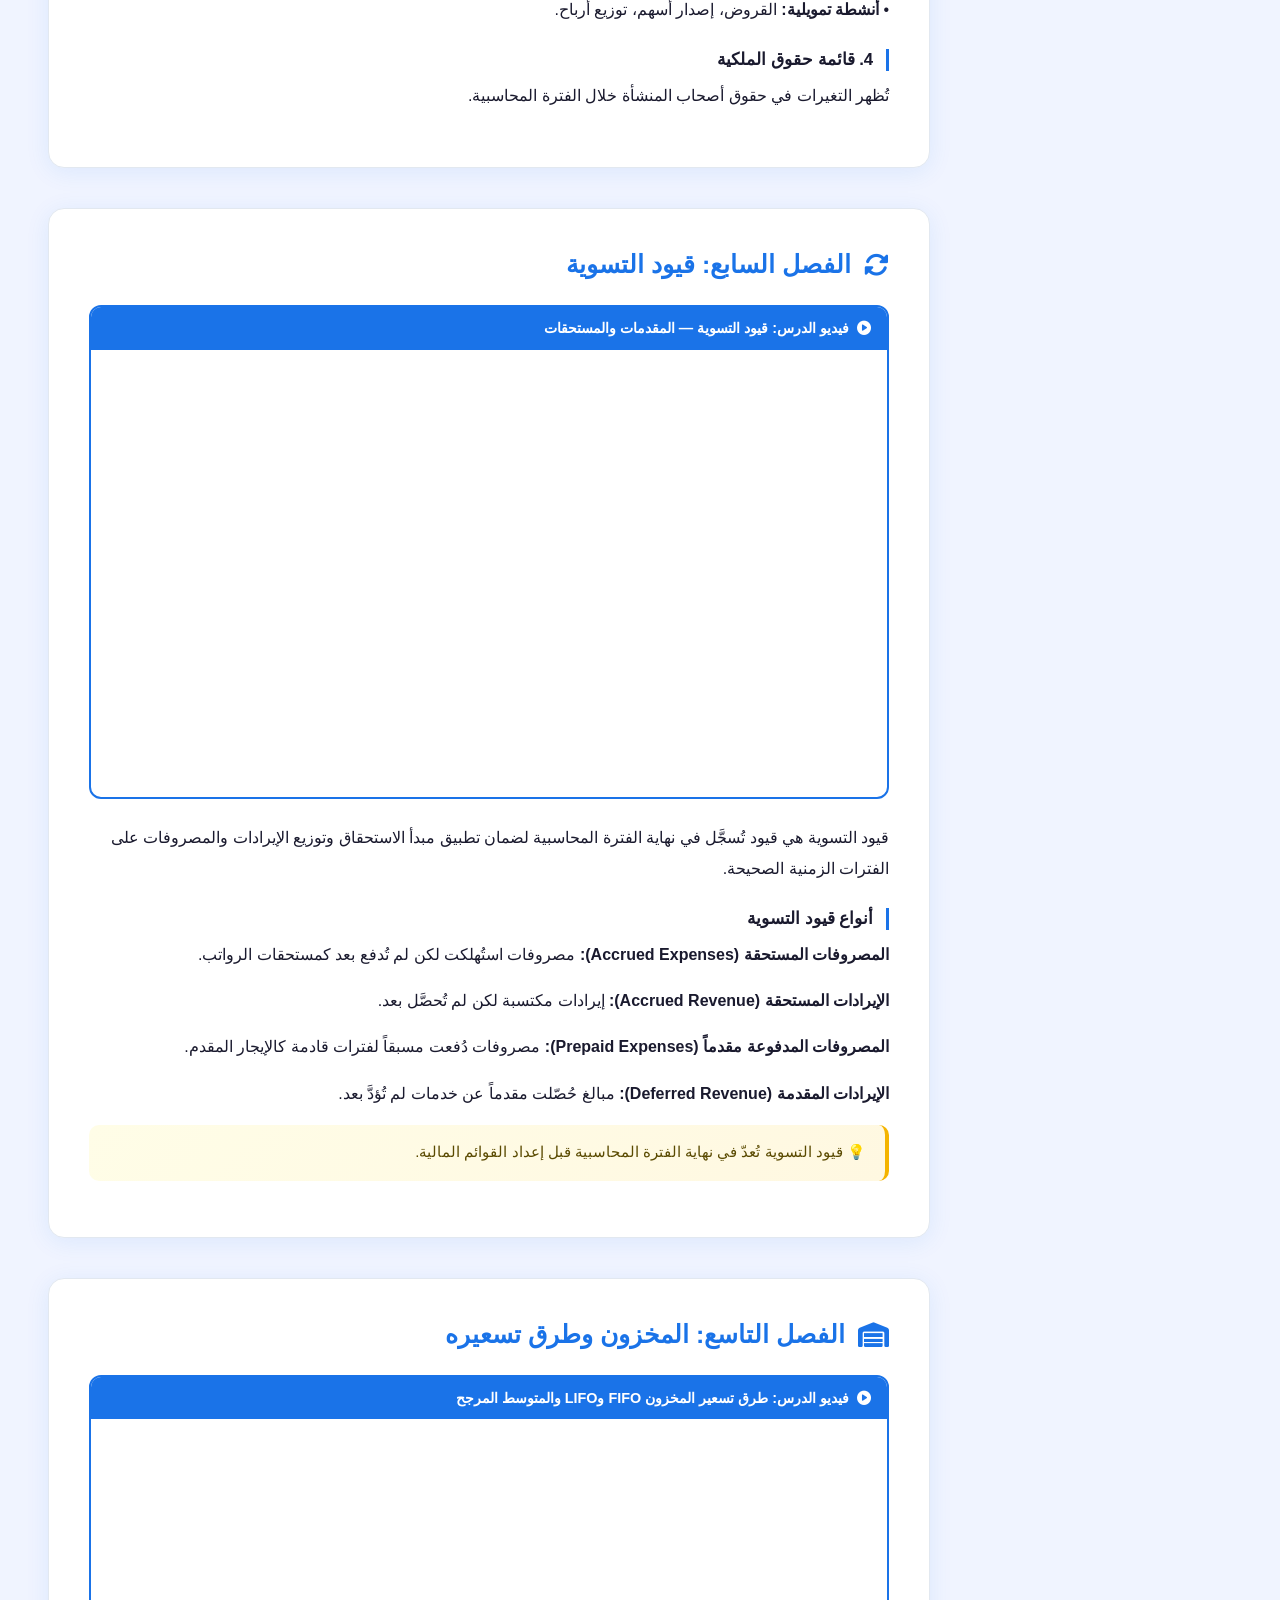
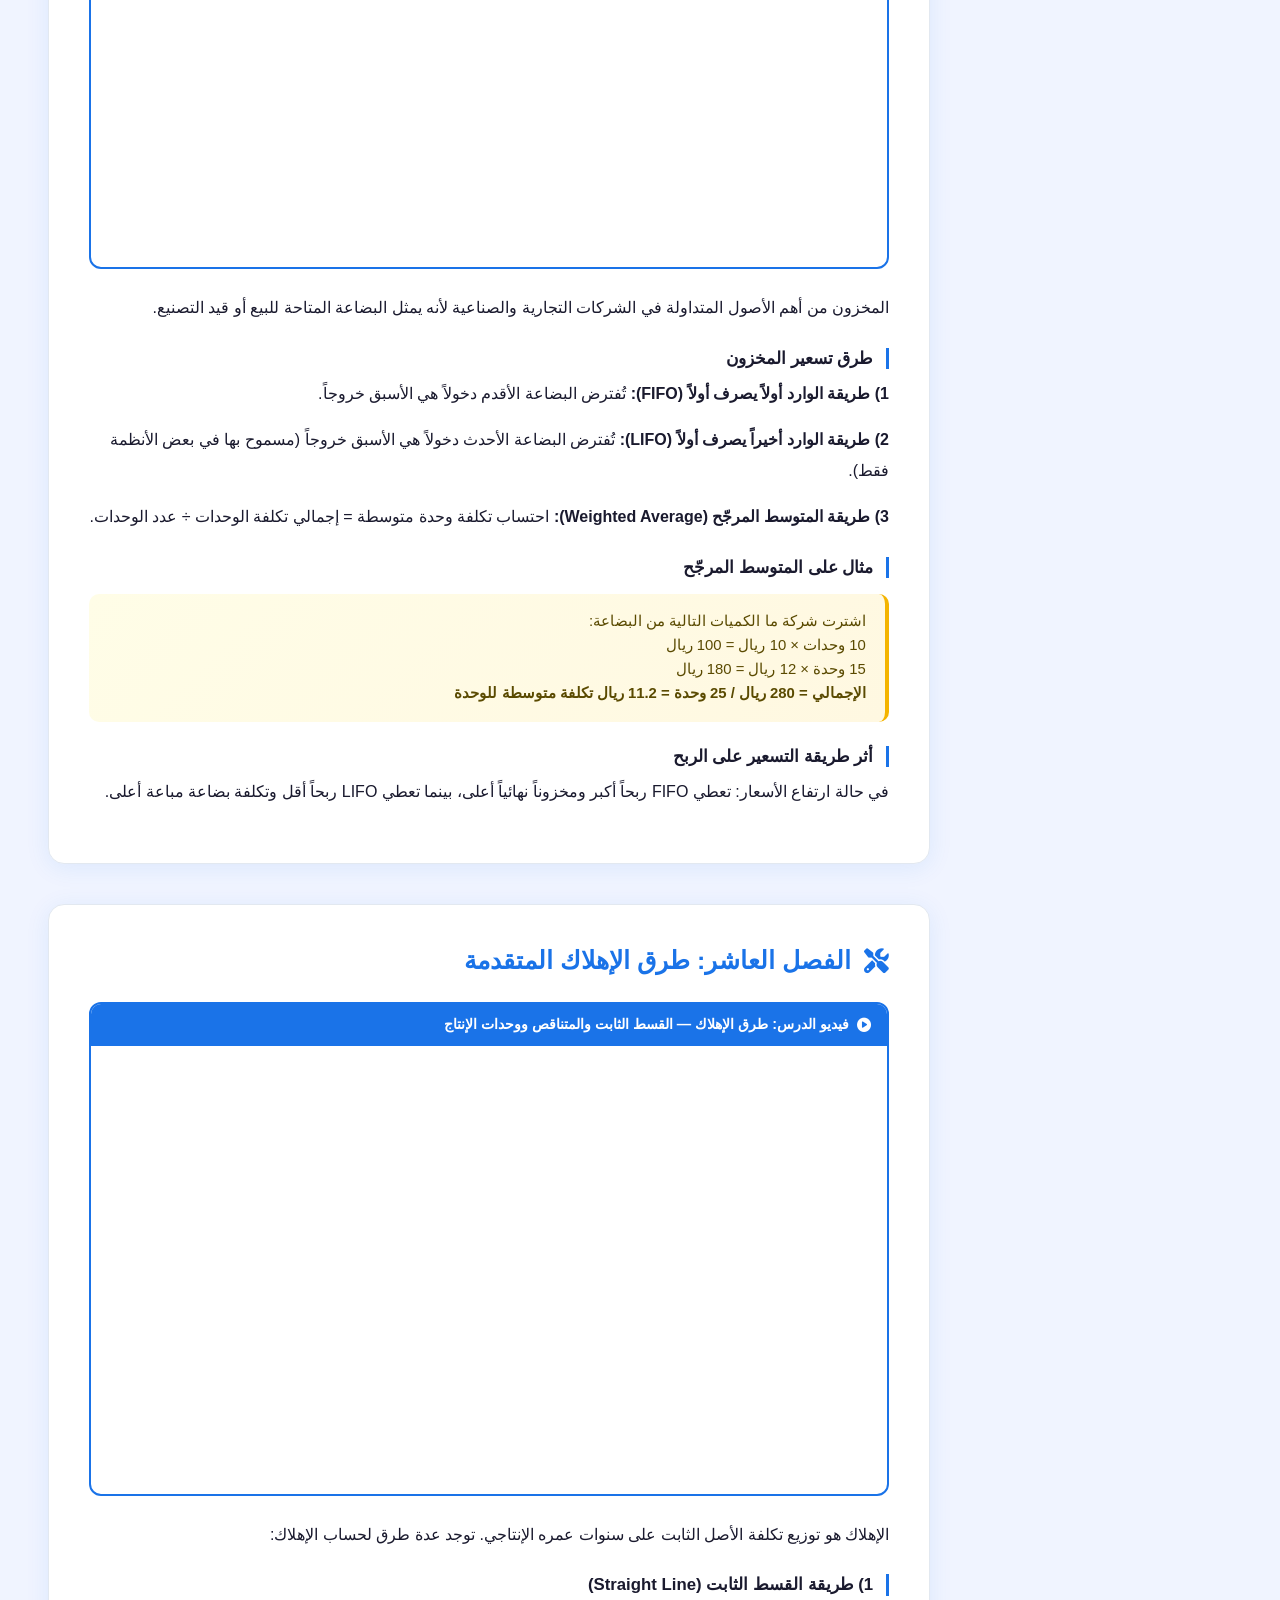
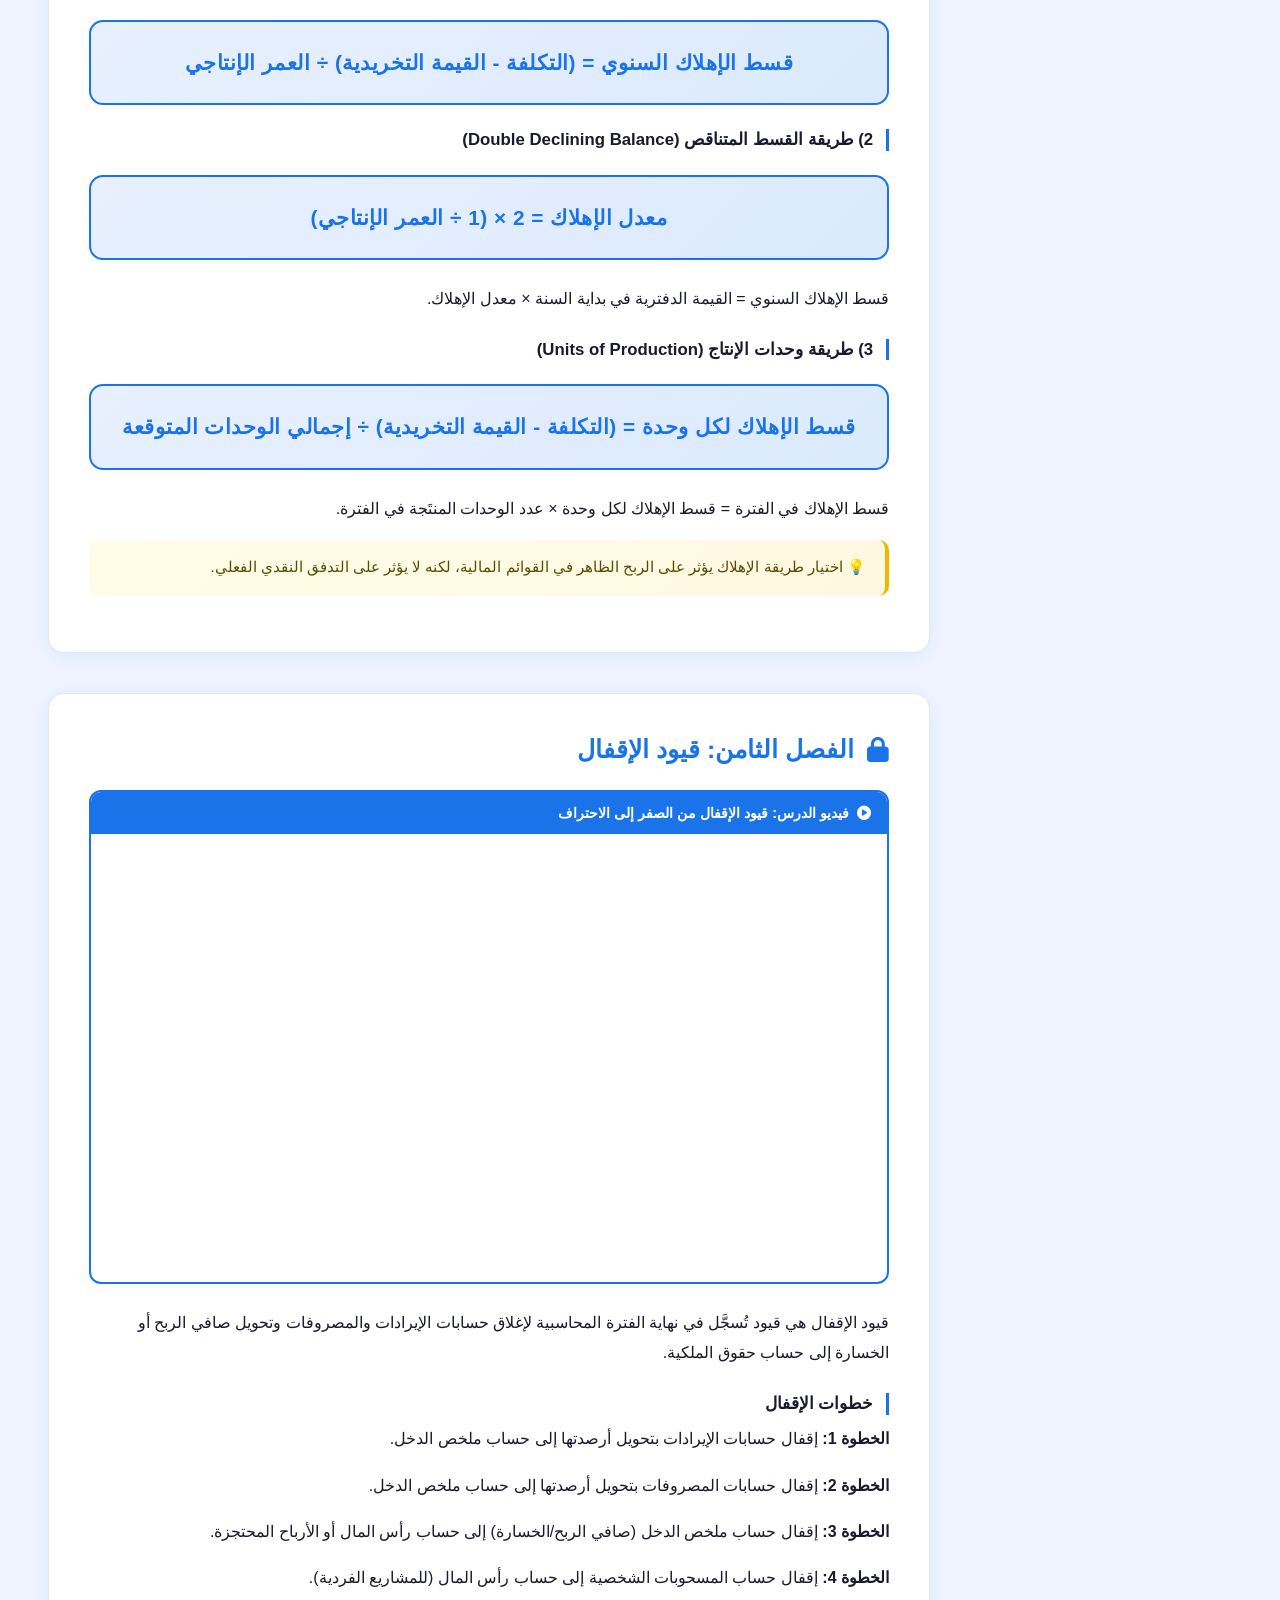
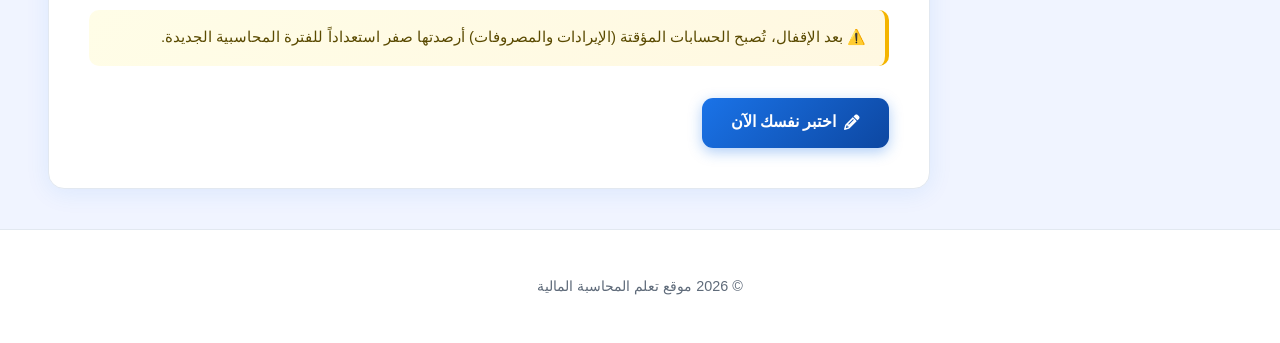
<file: pages/lessons.html>
<!DOCTYPE html>
<html lang="ar" dir="rtl">
<head>
  <meta charset="UTF-8"/>
  <meta name="viewport" content="width=device-width,initial-scale=1.0"/>
  <title>الدروس - المحاسبة المالية</title>
  <link rel="stylesheet" href="../css/style.css"/>
  <link rel="stylesheet" href="https://cdnjs.cloudflare.com/ajax/libs/font-awesome/6.5.0/css/all.min.css"/>
</head>
<body>
<nav class="navbar">
  <div class="nav-logo"><i class="fas fa-calculator"></i><span>المحاسبة المالية</span></div>
  <button class="nav-toggle" id="navToggle" aria-label="القائمة"><i class="fas fa-bars"></i></button>
  <ul class="nav-links" id="navLinks">
    <li><a href="../index.html"><i class="fas fa-home"></i> الرئيسية</a></li>
    <li><a href="lessons.html" class="active"><i class="fas fa-book-open"></i> الدروس</a></li>
    <li><a href="videos.html" ><i class="fas fa-play-circle"></i> الفيديوهات</a></li>
    <li><a href="quiz.html" ><i class="fas fa-question-circle"></i> الاختبارات</a></li>
    <li><a href="exercises.html" ><i class="fas fa-pencil-alt"></i> التمارين</a></li>
    <li><a href="glossary.html" ><i class="fas fa-language"></i> المصطلحات</a></li>
    <li><a href="formulas.html" ><i class="fas fa-square-root-alt"></i> المعادلات</a></li>
    <li><a href="calculator.html" ><i class="fas fa-calculator"></i> الحاسبة</a></li>
    <li><a href="cases.html" ><i class="fas fa-briefcase"></i> دراسات الحالة</a></li>
    <li><a href="dashboard.html" ><i class="fas fa-chart-line"></i> تقدمي</a></li>
  </ul>
  <button id="darkToggle" class="dark-btn"><i class="fas fa-moon"></i></button>
</nav>

<div class="page-hero">
  <h1><i class="fas fa-book-open"></i> الدروس التعليمية</h1>
  <p>تعلّم المحاسبة المالية خطوة بخطوة من الأساسيات إلى القوائم المالية</p>
</div>

<div class="lessons-layout">
  <aside class="sidebar">
    <nav class="sidebar-nav">
      <h3>المحتويات</h3>
      <a href="#ch1"><i class="fas fa-circle-dot"></i> مقدمة في المحاسبة</a>
      <a href="#ch2"><i class="fas fa-circle-dot"></i> المعادلة المحاسبية</a>
      <a href="#ch3"><i class="fas fa-circle-dot"></i> قيود اليومية</a>
      <a href="#ch4"><i class="fas fa-circle-dot"></i> دفتر الأستاذ</a>
      <a href="#ch5"><i class="fas fa-circle-dot"></i> ميزان المراجعة</a>
      <a href="#ch6"><i class="fas fa-circle-dot"></i> القوائم المالية</a>
      <a href="#ch7"><i class="fas fa-circle-dot"></i> قيود التسوية</a>
      <a href="#ch8"><i class="fas fa-circle-dot"></i> قيود الإقفال</a>
    </nav>
  </aside>

  <main class="lesson-content">

    <!-- CH1 -->
    <div class="lesson-box" id="ch1">
      <h2><i class="fas fa-book-open"></i> الفصل الأول: مقدمة في المحاسبة</h2>
      <h3>ما هي المحاسبة؟</h3>
      <div style="margin:1.5rem 0;border-radius:12px;overflow:hidden;border:2px solid var(--primary)">
        <div style="background:var(--primary);padding:.6rem 1rem;display:flex;align-items:center;gap:.5rem;color:#fff;font-weight:600;font-size:.9rem">
          <i class="fas fa-play-circle"></i> فيديو الدرس: المحاسبة المالية — ليه؟ | شرح مبسط للمبتدئين
        </div>
        <div style="position:relative;padding-top:56.25%">
          <iframe style="position:absolute;inset:0;width:100%;height:100%;border:none"
            src="https://www.youtube.com/embed/XepUM_lZeJE?rel=0&modestbranding=1"
            allowfullscreen allow="encrypted-media" loading="lazy"></iframe>
        </div>
      </div>

      <p>المحاسبة هي عملية تسجيل وتبويب وتلخيص وتفسير العمليات المالية بهدف توفير معلومات مالية مفيدة لأصحاب القرار. يُطلق عليها أحياناً "لغة الأعمال" لأنها الوسيلة التي تعبّر بها الشركات عن وضعها المالي.</p>
      <h3>أنواع المحاسبة</h3>
      <p><strong>المحاسبة المالية:</strong> تُعنى بإعداد القوائم المالية للمستخدمين الخارجيين كالمساهمين والمقرضين.</p>
      <p><strong>محاسبة التكاليف:</strong> تُعنى بتحليل تكاليف الإنتاج واتخاذ القرارات الداخلية.</p>
      <p><strong>المحاسبة الإدارية:</strong> توفر المعلومات للإدارة لأغراض التخطيط والرقابة.</p>
      <h3>الفروض المحاسبية الأساسية</h3>
      <p><strong>فرض الوحدة المحاسبية:</strong> تُعامَل المنشأة كيانًا مستقلًا عن أصحابها.</p>
      <p><strong>فرض الاستمرارية:</strong> يُفترض أن المنشأة ستستمر في أعمالها للمستقبل المنظور.</p>
      <p><strong>فرض الفترة المحاسبية:</strong> تُقسّم حياة المنشأة إلى فترات زمنية متساوية (شهر، ربع، سنة).</p>
      <p><strong>فرض وحدة النقد:</strong> تُقاس جميع العمليات بوحدة نقدية موحدة.</p>
      <div class="info-box">💡 <strong>تذكّر:</strong> المحاسبة المالية تستهدف المستخدمين الخارجيين، بينما المحاسبة الإدارية تستهدف الإدارة الداخلية.</div>
    </div>

    <!-- CH2 -->
    <div class="lesson-box" id="ch2">
      <h2><i class="fas fa-equals"></i> الفصل الثاني: المعادلة المحاسبية</h2>
      <p>المعادلة المحاسبية هي الأساس الذي تقوم عليه المحاسبة المالية بأكملها. وتنص على أن:</p>
      <div class="equation-box">الأصول = الخصوم + حقوق الملكية</div>
      <h3>مكونات المعادلة</h3>
      <div style="margin:1.5rem 0;border-radius:12px;overflow:hidden;border:2px solid var(--primary)">
        <div style="background:var(--primary);padding:.6rem 1rem;display:flex;align-items:center;gap:.5rem;color:#fff;font-weight:600;font-size:.9rem">
          <i class="fas fa-play-circle"></i> فيديو الدرس: أهم المبادئ والمعادلة المحاسبية
        </div>
        <div style="position:relative;padding-top:56.25%">
          <iframe style="position:absolute;inset:0;width:100%;height:100%;border:none"
            src="https://www.youtube.com/embed/d5uLLXiSHy8?rel=0&modestbranding=1"
            allowfullscreen allow="encrypted-media" loading="lazy"></iframe>
        </div>
      </div>

      <p><strong>الأصول (Assets):</strong> كل ما تمتلكه المنشأة من موارد اقتصادية كالنقدية، المخزون، الأراضي، المعدات.</p>
      <p><strong>الخصوم (Liabilities):</strong> الالتزامات المالية على المنشأة تجاه الأطراف الخارجية كالقروض والديون.</p>
      <p><strong>حقوق الملكية (Equity):</strong> حق أصحاب المنشأة في أصولها بعد خصم الخصوم = الأصول - الخصوم.</p>
      <h3>مثال تطبيقي</h3>
      <p>أسّس أحمد شركة برأس مال 100,000 ريال، واقترض 40,000 ريال من البنك:</p>
      <div class="equation-box">140,000 = 40,000 + 100,000<br><small style="font-size:.9rem">الأصول = الخصوم + حقوق الملكية</small></div>
      <div class="info-box">⚠️ المعادلة المحاسبية يجب أن تكون متوازنة دائماً بعد كل عملية مالية.</div>
    </div>

    <!-- CH3 -->
    <div class="lesson-box" id="ch3">
      <h2><i class="fas fa-pen-nib"></i> الفصل الثالث: قيود اليومية</h2>
      <p>القيد المحاسبي هو تسجيل العملية المالية في دفتر اليومية. يقوم على مبدأ <strong>القيد المزدوج</strong>: لكل عملية مالية طرفان، طرف مدين (Debit) وطرف دائن (Credit)، ومجموع المدين يساوي مجموع الدائن دائماً.</p>
      <h3>قاعدة الطرف المدين والدائن</h3>
      <div style="margin:1.5rem 0;border-radius:12px;overflow:hidden;border:2px solid var(--primary)">
        <div style="background:var(--primary);padding:.6rem 1rem;display:flex;align-items:center;gap:.5rem;color:#fff;font-weight:600;font-size:.9rem">
          <i class="fas fa-play-circle"></i> فيديو الدرس: أسهل طريقة لتسجيل قيود اليومية
        </div>
        <div style="position:relative;padding-top:56.25%">
          <iframe style="position:absolute;inset:0;width:100%;height:100%;border:none"
            src="https://www.youtube.com/embed/lyj0jbakC8E?rel=0&modestbranding=1"
            allowfullscreen allow="encrypted-media" loading="lazy"></iframe>
        </div>
      </div>

      <div class="table-scroll"><table class="journal-table">
        <tr><th>نوع الحساب</th><th>يزيد بـ (مدين/دائن)</th><th>ينقص بـ (مدين/دائن)</th></tr>
        <tr><td>الأصول</td><td class="debit">مدين</td><td class="credit">دائن</td></tr>
        <tr><td>الخصوم</td><td class="credit">دائن</td><td class="debit">مدين</td></tr>
        <tr><td>حقوق الملكية</td><td class="credit">دائن</td><td class="debit">مدين</td></tr>
        <tr><td>الإيرادات</td><td class="credit">دائن</td><td class="debit">مدين</td></tr>
        <tr><td>المصروفات</td><td class="debit">مدين</td><td class="credit">دائن</td></tr>
      </table></div>
      <h3>مثال: شراء معدات نقداً بـ 10,000 ريال</h3>
      <div class="table-scroll"><table class="journal-table">
        <tr><th>البيان</th><th>المدين ريال</th><th>الدائن ريال</th></tr>
        <tr><td class="debit">من حـ/ المعدات</td><td>10,000</td><td>-</td></tr>
        <tr><td class="credit">إلى حـ/ النقدية</td><td>-</td><td>10,000</td></tr>
        <tr><td colspan="3" style="font-style:italic;color:var(--text2)">شراء معدات نقداً</td></tr>
      </table></div>
      <div class="info-box">💡 يُكتب دائماً الحساب المدين أولاً ثم الدائن منزاحاً للداخل.</div>
    </div>

    <!-- CH4 -->
    <div class="lesson-box" id="ch4">
      <h2><i class="fas fa-table"></i> الفصل الرابع: دفتر الأستاذ (T-Account)</h2>
      <p>دفتر الأستاذ هو سجل يُجمع فيه جميع القيود الخاصة بكل حساب بشكل منفصل. الشكل المبسّط له يُعرف بـ <strong>حساب T</strong> لأنه يشبه الحرف T.</p>
      <h3>شكل حساب T</h3>
      <div style="margin:1.5rem 0;border-radius:12px;overflow:hidden;border:2px solid var(--primary)">
        <div style="background:var(--primary);padding:.6rem 1rem;display:flex;align-items:center;gap:.5rem;color:#fff;font-weight:600;font-size:.9rem">
          <i class="fas fa-play-circle"></i> فيديو الدرس: دفتر الأستاذ — الترحيل وحسابات T
        </div>
        <div style="position:relative;padding-top:56.25%">
          <iframe style="position:absolute;inset:0;width:100%;height:100%;border:none"
            src="https://www.youtube.com/embed/92NiMF-Q3JY?rel=0&modestbranding=1"
            allowfullscreen allow="encrypted-media" loading="lazy"></iframe>
        </div>
      </div>

      <div class="t-account">
        <div class="t-header">حساب النقدية</div>
        <div class="t-side"><h4>مدين (Debit)</h4><p>رأس المال: 100,000</p><p>قرض بنكي: 40,000</p></div>
        <div class="t-side t-right"><h4>دائن (Credit)</h4><p>شراء معدات: 10,000</p><p>مصروفات: 5,000</p></div>
      </div>
      <h3>حساب الرصيد</h3>
      <p>الرصيد = مجموع الجانب الأكبر - مجموع الجانب الأصغر. إن كان المدين أكبر → الرصيد مدين. إن كان الدائن أكبر → الرصيد دائن.</p>
      <p>في المثال أعلاه: المدين = 140,000 | الدائن = 15,000 | الرصيد المدين = 125,000</p>
    </div>

    <!-- CH5 -->
    <div class="lesson-box" id="ch5">
      <h2><i class="fas fa-list-ol"></i> الفصل الخامس: ميزان المراجعة</h2>
      <p>ميزان المراجعة هو قائمة تجمع أرصدة جميع الحسابات الموجودة في دفتر الأستاذ. الهدف منه التحقق من أن مجموع الأرصدة المدينة يساوي مجموع الأرصدة الدائنة.</p>
      <div class="equation-box">مجموع الأرصدة المدينة = مجموع الأرصدة الدائنة</div>
      <h3>أنواع موازين المراجعة</h3>
      <div style="margin:1.5rem 0;border-radius:12px;overflow:hidden;border:2px solid var(--primary)">
        <div style="background:var(--primary);padding:.6rem 1rem;display:flex;align-items:center;gap:.5rem;color:#fff;font-weight:600;font-size:.9rem">
          <i class="fas fa-play-circle"></i> فيديو الدرس: ميزان المراجعة خطوة بخطوة
        </div>
        <div style="position:relative;padding-top:56.25%">
          <iframe style="position:absolute;inset:0;width:100%;height:100%;border:none"
            src="https://www.youtube.com/embed/kCiYby2BIMk?rel=0&modestbranding=1"
            allowfullscreen allow="encrypted-media" loading="lazy"></iframe>
        </div>
      </div>

      <p><strong>ميزان المراجعة بالأرصدة:</strong> يُظهر الرصيد النهائي لكل حساب.</p>
      <p><strong>ميزان المراجعة بالمجاميع:</strong> يُظهر مجموع كل جانب (مدين ودائن) لكل حساب.</p>
      <p><strong>ميزان المراجعة بالمجاميع والأرصدة:</strong> يجمع الطريقتين معاً.</p>
      <div class="info-box">⚠️ توازن الميزان لا يعني بالضرورة خلوه من الأخطاء. بعض الأخطاء لا تؤثر على التوازن مثل إغفال قيد كامل أو إثباته في حساب خاطئ.</div>
    </div>

    <!-- CH6 -->
    <div class="lesson-box" id="ch6">
      <h2><i class="fas fa-file-alt"></i> الفصل السادس: القوائم المالية</h2>
      <h3>1. قائمة الدخل (Income Statement)</h3>
      <div style="margin:1.5rem 0;border-radius:12px;overflow:hidden;border:2px solid var(--primary)">
        <div style="background:var(--primary);padding:.6rem 1rem;display:flex;align-items:center;gap:.5rem;color:#fff;font-weight:600;font-size:.9rem">
          <i class="fas fa-play-circle"></i> فيديو الدرس: إعداد القوائم المالية الأربع
        </div>
        <div style="position:relative;padding-top:56.25%">
          <iframe style="position:absolute;inset:0;width:100%;height:100%;border:none"
            src="https://www.youtube.com/embed/tP-395BLp9g?rel=0&modestbranding=1"
            allowfullscreen allow="encrypted-media" loading="lazy"></iframe>
        </div>
      </div>

      <p>تُظهر نتيجة أعمال المنشأة خلال الفترة المحاسبية من ربح أو خسارة.</p>
      <div class="equation-box">صافي الربح = الإيرادات - المصروفات</div>
      <h3>2. قائمة المركز المالي (الميزانية العمومية)</h3>
      <p>تُظهر الوضع المالي للمنشأة في لحظة زمنية محددة من خلال الأصول والخصوم وحقوق الملكية.</p>
      <div class="equation-box">الأصول = الخصوم + حقوق الملكية</div>
      <h3>3. قائمة التدفقات النقدية</h3>
      <p>تُظهر التدفقات النقدية الداخلة والخارجة مصنّفةً في ثلاثة أنشطة:</p>
      <p>• <strong>أنشطة تشغيلية:</strong> العمليات اليومية للمنشأة.</p>
      <p>• <strong>أنشطة استثمارية:</strong> شراء أو بيع الأصول طويلة الأجل.</p>
      <p>• <strong>أنشطة تمويلية:</strong> القروض، إصدار أسهم، توزيع أرباح.</p>
      <h3>4. قائمة حقوق الملكية</h3>
      <p>تُظهر التغيرات في حقوق أصحاب المنشأة خلال الفترة المحاسبية.</p>
    </div>

    <!-- CH7 -->
    <div class="lesson-box" id="ch7">
      <h2><i class="fas fa-sync-alt"></i> الفصل السابع: قيود التسوية</h2>
      <div style="margin:1.5rem 0;border-radius:12px;overflow:hidden;border:2px solid var(--primary)">
        <div style="background:var(--primary);padding:.6rem 1rem;display:flex;align-items:center;gap:.5rem;color:#fff;font-weight:600;font-size:.9rem">
          <i class="fas fa-play-circle"></i> فيديو الدرس: قيود التسوية — المقدمات والمستحقات
        </div>
        <div style="position:relative;padding-top:56.25%">
          <iframe style="position:absolute;inset:0;width:100%;height:100%;border:none"
            src="https://www.youtube.com/embed/ub1WFkt3pAA?rel=0&modestbranding=1"
            allowfullscreen allow="encrypted-media" loading="lazy"></iframe>
        </div>
      </div>
      <p>قيود التسوية هي قيود تُسجَّل في نهاية الفترة المحاسبية لضمان تطبيق مبدأ الاستحقاق وتوزيع الإيرادات والمصروفات على الفترات الزمنية الصحيحة.</p>
      <h3>أنواع قيود التسوية</h3>
      <p><strong>المصروفات المستحقة (Accrued Expenses):</strong> مصروفات استُهلكت لكن لم تُدفع بعد كمستحقات الرواتب.</p>
      <p><strong>الإيرادات المستحقة (Accrued Revenue):</strong> إيرادات مكتسبة لكن لم تُحصَّل بعد.</p>
      <p><strong>المصروفات المدفوعة مقدماً (Prepaid Expenses):</strong> مصروفات دُفعت مسبقاً لفترات قادمة كالإيجار المقدم.</p>
      <p><strong>الإيرادات المقدمة (Deferred Revenue):</strong> مبالغ حُصّلت مقدماً عن خدمات لم تُؤدَّ بعد.</p>
      <div class="info-box">💡 قيود التسوية تُعدّ في نهاية الفترة المحاسبية قبل إعداد القوائم المالية.</div>
    </div>

    
    <!-- CH9 -->
    <div class="lesson-box" id="ch9">
      <h2><i class="fas fa-warehouse"></i> الفصل التاسع: المخزون وطرق تسعيره</h2>
      <div style="margin:1.5rem 0;border-radius:12px;overflow:hidden;border:2px solid var(--primary)">
        <div style="background:var(--primary);padding:.6rem 1rem;display:flex;align-items:center;gap:.5rem;color:#fff;font-weight:600;font-size:.9rem">
          <i class="fas fa-play-circle"></i> فيديو الدرس: طرق تسعير المخزون FIFO وLIFO والمتوسط المرجح
        </div>
        <div style="position:relative;padding-top:56.25%">
          <iframe style="position:absolute;inset:0;width:100%;height:100%;border:none"
            src="https://www.youtube.com/embed/9LsnX9sXRag?rel=0&modestbranding=1"
            allowfullscreen allow="encrypted-media" loading="lazy"></iframe>
        </div>
      </div>
      <p>المخزون من أهم الأصول المتداولة في الشركات التجارية والصناعية لأنه يمثل البضاعة المتاحة للبيع أو قيد التصنيع.</p>
      <h3>طرق تسعير المخزون</h3>
      <p><strong>1) طريقة الوارد أولاً يصرف أولاً (FIFO):</strong> تُفترض البضاعة الأقدم دخولاً هي الأسبق خروجاً.</p>
      <p><strong>2) طريقة الوارد أخيراً يصرف أولاً (LIFO):</strong> تُفترض البضاعة الأحدث دخولاً هي الأسبق خروجاً (مسموح بها في بعض الأنظمة فقط).</p>
      <p><strong>3) طريقة المتوسط المرجّح (Weighted Average):</strong> احتساب تكلفة وحدة متوسطة = إجمالي تكلفة الوحدات ÷ عدد الوحدات.</p>
      <h3>مثال على المتوسط المرجّح</h3>
      <div class="info-box">
        اشترت شركة ما الكميات التالية من البضاعة:
        <br>10 وحدات × 10 ريال = 100 ريال
        <br>15 وحدة × 12 ريال = 180 ريال
        <br><strong>الإجمالي = 280 ريال / 25 وحدة = 11.2 ريال تكلفة متوسطة للوحدة</strong>
      </div>
      <h3>أثر طريقة التسعير على الربح</h3>
      <p>في حالة ارتفاع الأسعار: تعطي FIFO ربحاً أكبر ومخزوناً نهائياً أعلى، بينما تعطي LIFO ربحاً أقل وتكلفة بضاعة مباعة أعلى.</p>
    </div>

    <!-- CH10 -->
    <div class="lesson-box" id="ch10">
      <h2><i class="fas fa-tools"></i> الفصل العاشر: طرق الإهلاك المتقدمة</h2>
      <div style="margin:1.5rem 0;border-radius:12px;overflow:hidden;border:2px solid var(--primary)">
        <div style="background:var(--primary);padding:.6rem 1rem;display:flex;align-items:center;gap:.5rem;color:#fff;font-weight:600;font-size:.9rem">
          <i class="fas fa-play-circle"></i> فيديو الدرس: طرق الإهلاك — القسط الثابت والمتناقص ووحدات الإنتاج
        </div>
        <div style="position:relative;padding-top:56.25%">
          <iframe style="position:absolute;inset:0;width:100%;height:100%;border:none"
            src="https://www.youtube.com/embed/uHMbO9VCGCw?rel=0&modestbranding=1"
            allowfullscreen allow="encrypted-media" loading="lazy"></iframe>
        </div>
      </div>
      <p>الإهلاك هو توزيع تكلفة الأصل الثابت على سنوات عمره الإنتاجي. توجد عدة طرق لحساب الإهلاك:</p>
      <h3>1) طريقة القسط الثابت (Straight Line)</h3>
      <div class="equation-box">قسط الإهلاك السنوي = (التكلفة - القيمة التخريدية) ÷ العمر الإنتاجي</div>
      <h3>2) طريقة القسط المتناقص (Double Declining Balance)</h3>
      <div class="equation-box">معدل الإهلاك = 2 × (1 ÷ العمر الإنتاجي)</div>
      <p>قسط الإهلاك السنوي = القيمة الدفترية في بداية السنة × معدل الإهلاك.</p>
      <h3>3) طريقة وحدات الإنتاج (Units of Production)</h3>
      <div class="equation-box">قسط الإهلاك لكل وحدة = (التكلفة - القيمة التخريدية) ÷ إجمالي الوحدات المتوقعة</div>
      <p>قسط الإهلاك في الفترة = قسط الإهلاك لكل وحدة × عدد الوحدات المنتَجة في الفترة.</p>
      <div class="info-box">💡 اختيار طريقة الإهلاك يؤثر على الربح الظاهر في القوائم المالية، لكنه لا يؤثر على التدفق النقدي الفعلي.</div>
    </div>


<!-- CH8 -->
    <div class="lesson-box" id="ch8">
      <h2><i class="fas fa-lock"></i> الفصل الثامن: قيود الإقفال</h2>
      <div style="margin:1.5rem 0;border-radius:12px;overflow:hidden;border:2px solid var(--primary)">
        <div style="background:var(--primary);padding:.6rem 1rem;display:flex;align-items:center;gap:.5rem;color:#fff;font-weight:600;font-size:.9rem">
          <i class="fas fa-play-circle"></i> فيديو الدرس: قيود الإقفال من الصفر إلى الاحتراف
        </div>
        <div style="position:relative;padding-top:56.25%">
          <iframe style="position:absolute;inset:0;width:100%;height:100%;border:none"
            src="https://www.youtube.com/embed/6nbxO6YpGyk?rel=0&modestbranding=1"
            allowfullscreen allow="encrypted-media" loading="lazy"></iframe>
        </div>
      </div>
      <p>قيود الإقفال هي قيود تُسجَّل في نهاية الفترة المحاسبية لإغلاق حسابات الإيرادات والمصروفات وتحويل صافي الربح أو الخسارة إلى حساب حقوق الملكية.</p>
      <h3>خطوات الإقفال</h3>
      <p><strong>الخطوة 1:</strong> إقفال حسابات الإيرادات بتحويل أرصدتها إلى حساب ملخص الدخل.</p>
      <p><strong>الخطوة 2:</strong> إقفال حسابات المصروفات بتحويل أرصدتها إلى حساب ملخص الدخل.</p>
      <p><strong>الخطوة 3:</strong> إقفال حساب ملخص الدخل (صافي الربح/الخسارة) إلى حساب رأس المال أو الأرباح المحتجزة.</p>
      <p><strong>الخطوة 4:</strong> إقفال حساب المسحوبات الشخصية إلى حساب رأس المال (للمشاريع الفردية).</p>
      <div class="info-box">⚠️ بعد الإقفال، تُصبح الحسابات المؤقتة (الإيرادات والمصروفات) أرصدتها صفر استعداداً للفترة المحاسبية الجديدة.</div>
      <a href="quiz.html" class="btn btn-primary" style="margin-top:1rem;display:inline-flex"><i class="fas fa-pencil-alt"></i> اختبر نفسك الآن</a>
    </div>

  </main>
</div>

<footer class="footer"><p>© 2026 موقع تعلم المحاسبة المالية</p></footer>
<script src="../js/main.js"></script>
</body>
</html>
</file>
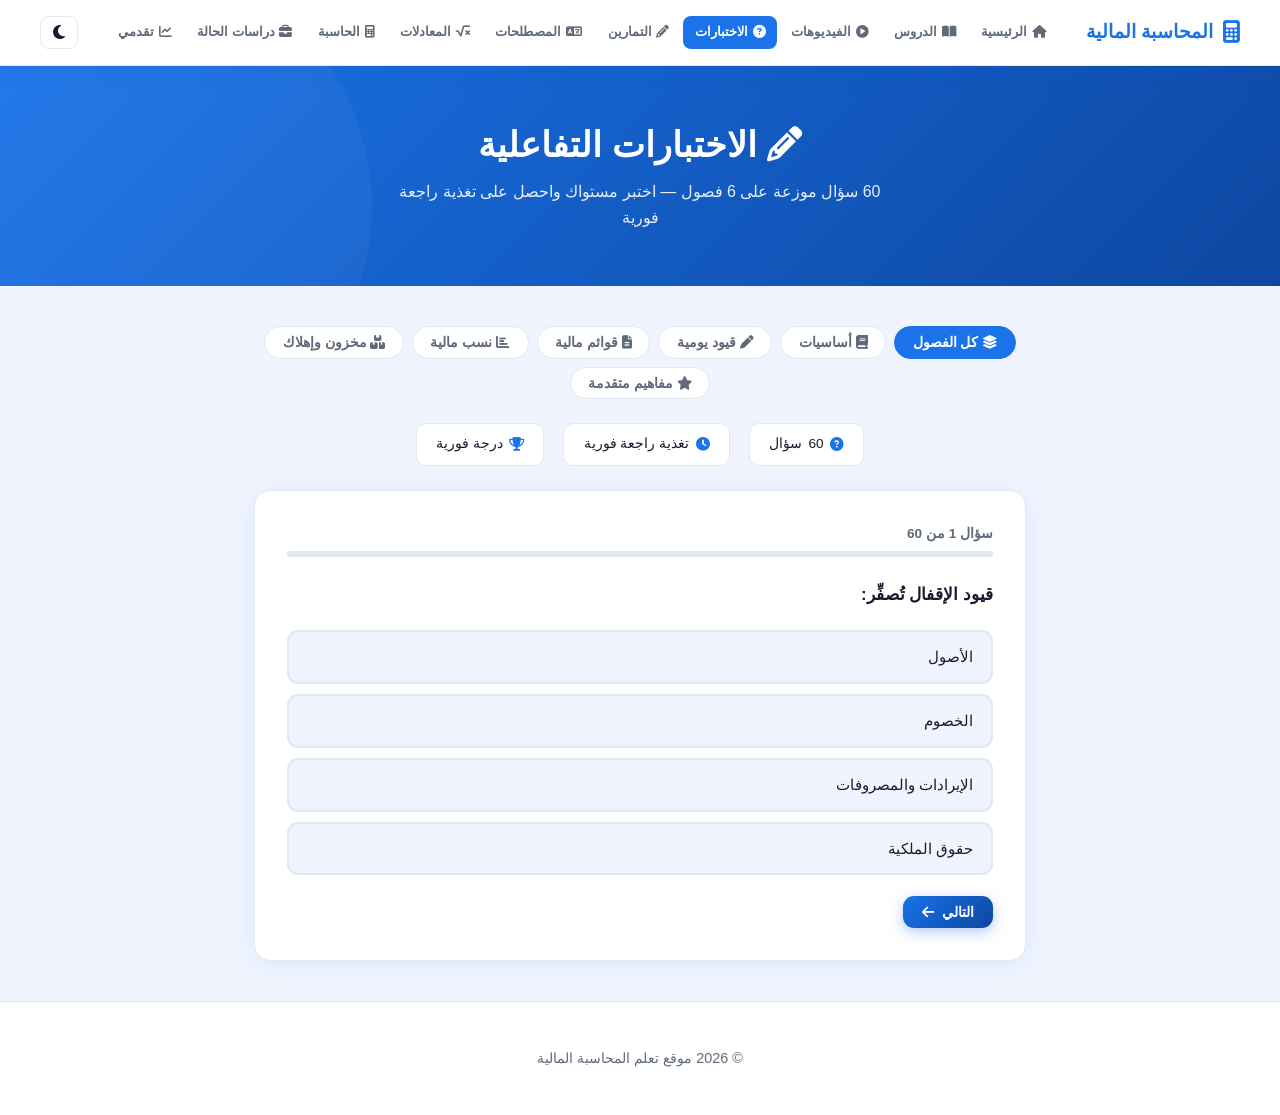
<file: pages/quiz.html>
<!DOCTYPE html>
<html lang="ar" dir="rtl">
<head>
  <meta charset="UTF-8"/>
  <meta name="viewport" content="width=device-width,initial-scale=1.0"/>
  <title>الاختبارات - المحاسبة المالية</title>
  <link rel="stylesheet" href="../css/style.css"/>
  <link rel="stylesheet" href="https://cdnjs.cloudflare.com/ajax/libs/font-awesome/6.5.0/css/all.min.css"/>
  <style>
    .quiz-wrap{max-width:820px;margin:0 auto;padding:2.5rem 1.5rem}
    .quiz-filters{display:flex;flex-wrap:wrap;gap:.5rem;margin-bottom:1.5rem;justify-content:center}
    .qf-btn{padding:.45rem 1.1rem;border-radius:20px;border:1.5px solid var(--border);
      background:var(--card-bg);color:var(--text2);font-size:.85rem;cursor:pointer;
      font-family:inherit;font-weight:600;transition:var(--transition)}
    .qf-btn:hover,.qf-btn.active{background:var(--primary);color:#fff;border-color:var(--primary)}
    .quiz-stats{display:flex;justify-content:center;gap:1.2rem;margin-bottom:1.5rem;flex-wrap:wrap}
    .qs-item{background:var(--card-bg);border:1px solid var(--border);border-radius:10px;
      padding:.6rem 1.2rem;font-size:.85rem;display:flex;align-items:center;gap:.4rem}
    .qs-item i{color:var(--primary)}
    .quiz-card{background:var(--card-bg);border-radius:var(--radius);padding:2rem;
      box-shadow:var(--shadow);border:1px solid var(--border)}
    .q-counter{font-size:.85rem;color:var(--text2);margin-bottom:.4rem;font-weight:600}
    .q-progress-bar{height:6px;background:var(--border);border-radius:3px;margin-bottom:1.5rem;overflow:hidden}
    .q-progress-fill{height:100%;background:var(--gradient);border-radius:3px;transition:width .4s}
    .q-text{font-size:1.05rem;font-weight:700;margin-bottom:1.3rem;line-height:1.7;color:var(--text)}
    .options{display:flex;flex-direction:column;gap:.65rem;margin-bottom:1.3rem}
    .opt{padding:.85rem 1.1rem;border:2px solid var(--border);border-radius:11px;
      background:var(--bg);color:var(--text);font-size:.93rem;cursor:pointer;
      text-align:right;font-family:inherit;transition:var(--transition);font-weight:500;line-height:1.5}
    .opt:hover:not(:disabled){border-color:var(--primary);background:var(--primary-light);transform:translateX(-3px)}
    .opt:disabled{cursor:default}
    .opt.correct{background:#e8f5e9;border-color:#34a853;color:#1b5e20}
    .opt.wrong{background:#fce4ec;border-color:#e74c3c;color:#b71c1c}
    body.dark .opt.correct{background:#1b3a27;color:#81c784}
    body.dark .opt.wrong{background:#3e0f0f;color:#ef9a9a}
    .feedback{padding:.9rem 1.1rem;border-radius:10px;margin-bottom:1.1rem;
      font-weight:600;font-size:.9rem;display:none;line-height:1.6}
    .feedback.show{display:block}
    .feedback.correct{background:#e8f5e9;color:#1b5e20;border:1px solid #34a853}
    .feedback.wrong{background:#fce4ec;color:#b71c1c;border:1px solid #e74c3c}
    body.dark .feedback.correct{background:#1b3a27;color:#a5d6a7}
    body.dark .feedback.wrong{background:#3e0f0f;color:#fca5a5}
    .quiz-nav{display:flex;justify-content:space-between;align-items:center}
    /* Score Screen */
    .score-screen{text-align:center;padding:2.5rem 1rem;display:none}
    .score-ring{width:140px;height:140px;border-radius:50%;border:8px solid var(--primary);
      margin:0 auto 1.5rem;display:flex;flex-direction:column;align-items:center;
      justify-content:center;background:var(--primary-light);position:relative}
    .score-ring span{font-size:2.5rem;font-weight:900;color:var(--primary);line-height:1}
    .score-ring small{font-size:.76rem;color:var(--text2)}
    .score-meta{display:flex;justify-content:center;gap:1.5rem;flex-wrap:wrap;margin:1.3rem 0}
    .sm-item{text-align:center;padding:.8rem 1.2rem;border-radius:12px;border:1px solid var(--border);min-width:80px}
    .sm-num{font-size:1.6rem;font-weight:900;display:block}
    .sm-lbl{font-size:.78rem;color:var(--text2)}
    .sm-c .sm-num{color:#34a853}.sm-w .sm-num{color:#e74c3c}
    @media(max-width:480px){
      .quiz-card{padding:1.3rem}
      .opt{font-size:.88rem;padding:.75rem .9rem}
    }
  </style>
</head>
<body>
<nav class="navbar">
  <div class="nav-logo"><i class="fas fa-calculator"></i><span>المحاسبة المالية</span></div>
  <button class="nav-toggle" id="navToggle" aria-label="القائمة"><i class="fas fa-bars"></i></button>
  <ul class="nav-links" id="navLinks">
    <li><a href="../index.html"><i class="fas fa-home"></i> الرئيسية</a></li>
    <li><a href="lessons.html" ><i class="fas fa-book-open"></i> الدروس</a></li>
    <li><a href="videos.html" ><i class="fas fa-play-circle"></i> الفيديوهات</a></li>
    <li><a href="quiz.html" class="active"><i class="fas fa-question-circle"></i> الاختبارات</a></li>
    <li><a href="exercises.html" ><i class="fas fa-pencil-alt"></i> التمارين</a></li>
    <li><a href="glossary.html" ><i class="fas fa-language"></i> المصطلحات</a></li>
    <li><a href="formulas.html" ><i class="fas fa-square-root-alt"></i> المعادلات</a></li>
    <li><a href="calculator.html" ><i class="fas fa-calculator"></i> الحاسبة</a></li>
    <li><a href="cases.html"><i class="fas fa-briefcase"></i> دراسات الحالة</a></li>
    <li><a href="dashboard.html" ><i class="fas fa-chart-line"></i> تقدمي</a></li>
  </ul>
  <button id="darkToggle" class="dark-btn"><i class="fas fa-moon"></i></button>
</nav>
<div class="page-hero">
  <h1><i class="fas fa-pencil-alt"></i> الاختبارات التفاعلية</h1>
  <p>60 سؤال موزعة على 6 فصول — اختبر مستواك واحصل على تغذية راجعة فورية</p>
</div>

<div class="quiz-wrap">
  <div class="quiz-filters">
    <button class="qf-btn active" onclick="loadBank(0,this)"><i class="fas fa-layer-group"></i> كل الفصول</button>
    <button class="qf-btn" onclick="loadBank(1,this)"><i class="fas fa-book"></i> أساسيات</button>
    <button class="qf-btn" onclick="loadBank(2,this)"><i class="fas fa-pen"></i> قيود يومية</button>
    <button class="qf-btn" onclick="loadBank(3,this)"><i class="fas fa-file-alt"></i> قوائم مالية</button>
    <button class="qf-btn" onclick="loadBank(4,this)"><i class="fas fa-chart-bar"></i> نسب مالية</button>
    <button class="qf-btn" onclick="loadBank(5,this)"><i class="fas fa-boxes"></i> مخزون وإهلاك</button>
    <button class="qf-btn" onclick="loadBank(6,this)"><i class="fas fa-star"></i> مفاهيم متقدمة</button>
  </div>
  <div class="quiz-stats">
    <div class="qs-item"><i class="fas fa-question-circle"></i><span id="qs-total">0</span> سؤال</div>
    <div class="qs-item"><i class="fas fa-clock"></i> تغذية راجعة فورية</div>
    <div class="qs-item"><i class="fas fa-trophy"></i> درجة فورية</div>
  </div>
  <div class="quiz-card" id="quiz-main">
    <div class="q-counter" id="qCounter"></div>
    <div class="q-progress-bar"><div class="q-progress-fill" id="qProgress"></div></div>
    <div class="q-text" id="qText"></div>
    <div class="options" id="qOptions"></div>
    <div class="feedback" id="qFeedback"></div>
    <div class="quiz-nav">
      <button class="btn btn-outline btn-sm" id="btnPrev" onclick="prevQ()" style="display:none"><i class="fas fa-arrow-right"></i> السابق</button>
      <button class="btn btn-primary btn-sm" id="btnNext" onclick="nextQ()" disabled>التالي <i class="fas fa-arrow-left"></i></button>
    </div>
  </div>
  <div class="score-screen" id="scoreScreen">
    <div class="score-ring"><span id="scoreVal">0</span><small>من <span id="scoreTotal">0</span></small></div>
    <h2 id="scoreMsg" style="margin-bottom:.5rem"></h2>
    <p id="scoreDetail" style="color:var(--text2);margin-bottom:1.3rem"></p>
    <div class="score-meta">
      <div class="sm-item sm-c"><span class="sm-num" id="scCorrect">0</span><span class="sm-lbl">صحيح</span></div>
      <div class="sm-item sm-w"><span class="sm-num" id="scWrong">0</span><span class="sm-lbl">خطأ</span></div>
    </div>
    <button class="btn btn-primary" onclick="restartQuiz()"><i class="fas fa-redo"></i> إعادة الاختبار</button>
  </div>
</div>

<footer class="footer"><p>© 2026 موقع تعلم المحاسبة المالية</p></footer>
<script src="../js/main.js"></script>
<script>
const BANKS = [
  null, // 0 = all
  // ─── 1. أساسيات ───
  [
    {q:"المعادلة المحاسبية الأساسية:",o:["أصول = خصوم + حقوق الملكية","أصول = إيرادات - مصروفات","خصوم = أصول + ملكية","إيرادات = مصروفات + ربح"],a:0,x:"الأصول دائماً تساوي الخصوم مضافاً إليها حقوق الملكية"},
    {q:"حقوق الملكية = ؟",o:["أصول + خصوم","أصول - خصوم","إيرادات - مصروفات","رأسمال + قروض"],a:1,x:"حقوق الملكية = الأصول - الخصوم"},
    {q:"الذمم المدينة تُصنَّف ضمن:",o:["أصول ثابتة","خصوم متداولة","أصول متداولة","حقوق ملكية"],a:2,x:"الذمم المدينة أصل متداول يتحوّل لنقد خلال سنة"},
    {q:"أيٌّ من التالي يُعدّ إيراداً؟",o:["شراء معدات","دفع إيجار","بيع خدمات","اقتراض من بنك"],a:2,x:"بيع الخدمات يولّد إيراداً للمنشأة"},
    {q:"فرض الوحدة المحاسبية يعني:",o:["المنشأة ستستمر إلى الأبد","فصل المنشأة عن أصحابها","قياس كل شيء بالنقود","تقسيم الزمن لفترات"],a:1,x:"فرض الوحدة المحاسبية يفصل المنشأة ماليًا عن أصحابها"},
    {q:"رأس المال العامل يساوي:",o:["أصول ثابتة - خصوم","أصول متداولة - خصوم متداولة","إيرادات - مصروفات","أصول - خصوم"],a:1,x:"رأس المال العامل = الأصول المتداولة - الخصوم المتداولة"},
    {q:"المحاسبة تُسمى أحياناً:",o:["لغة الأعمال","علم الاقتصاد","فن التسجيل","علم الإحصاء"],a:0,x:"المحاسبة لغة الأعمال لأنها تعبّر عن الوضع المالي"},
    {q:"الأراضي تُصنَّف كـ:",o:["أصل متداول","خصم","أصل ثابت","حقوق ملكية"],a:2,x:"الأراضي أصل ثابت طويل الأجل"},
    {q:"الفترة المحاسبية المعتادة:",o:["شهر","ربع سنة","سنة","10 سنوات"],a:2,x:"معظم الشركات تعدّ قوائمها على أساس سنوي"},
    {q:"صافي الربح = ؟",o:["أصول - خصوم","رأسمال + قروض","إيرادات - مصروفات","مبيعات فقط"],a:2,x:"صافي الربح = الإيرادات - المصروفات"}
  ],
  // ─── 2. قيود يومية ───
  [
    {q:"عند شراء معدات نقداً، يُقيَّد مديناً:",o:["النقدية","المعدات","الموردون","رأس المال"],a:1,x:"الأصول (المعدات) تزيد بالجانب المدين"},
    {q:"الإيرادات تزيد في الجانب:",o:["المدين","الدائن","كلاهما","لا شيء"],a:1,x:"الإيرادات والخصوم وحقوق الملكية تزيد بالجانب الدائن"},
    {q:"ميزان المراجعة يتحقق من:",o:["صحة القيود","توازن مدين = دائن","دقة قائمة الدخل","سلامة الميزانية"],a:1,x:"ميزان المراجعة يتحقق أن مجموع المدين = مجموع الدائن"},
    {q:"قيود التسوية تُسجَّل في:",o:["بداية الفترة","منتصف الفترة","نهاية الفترة","عند الدفع"],a:2,x:"قيود التسوية تُعدّ في نهاية الفترة المحاسبية"},
    {q:"إيجار مدفوع مقدماً يُسجَّل كـ:",o:["مصروف فوري","خصم متداول","أصل مدفوع مقدماً","إيراد"],a:2,x:"المدفوع مقدماً أصل لأن المنفعة لم تُستهلك بعد"},
    {q:"دفتر الأستاذ يُرتَّب:",o:["بالتاريخ","حساباً حساباً","بالمبلغ","أبجدياً"],a:1,x:"دفتر الأستاذ يجمع كل القيود لكل حساب على حدة"},
    {q:"قيود الإقفال تُصفِّر:",o:["الأصول","الخصوم","الإيرادات والمصروفات","حقوق الملكية"],a:2,x:"تُقفَّل الإيرادات والمصروفات في نهاية كل فترة"},
    {q:"المصروفات تزيد في الجانب:",o:["الدائن","المدين","لا تُقيَّد","الخصوم"],a:1,x:"المصروفات تزيد في الجانب المدين"},
    {q:"ترحيل القيود يعني نقلها من:",o:["الأستاذ إلى اليومية","اليومية إلى الأستاذ","الميزان إلى القوائم","اليومية إلى الميزان"],a:1,x:"الترحيل هو نقل القيود من دفتر اليومية إلى دفتر الأستاذ"},
    {q:"الحسابات الدائمة هي:",o:["الإيرادات والمصروفات","الأصول والخصوم وحقوق الملكية","كل الحسابات","فقط الأصول"],a:1,x:"الحسابات الدائمة لا تُقفَّل وتنتقل رصيدها للفترة التالية"}
  ],
  // ─── 3. قوائم مالية ───
  [
    {q:"قائمة الدخل تُغطي:",o:["لحظة محددة","فترة زمنية","بداية الفترة","نهاية الفترة فقط"],a:1,x:"قائمة الدخل فترية تعرض نتائج الأعمال خلال مدة"},
    {q:"الميزانية العمومية تُظهر الوضع في:",o:["فترة زمنية","لحظة زمنية محددة","خلال السنة","عدة فترات"],a:1,x:"الميزانية لحظية كصورة فوتوغرافية في تاريخ محدد"},
    {q:"قائمة التدفقات النقدية تنقسم إلى:",o:["قسمين","ثلاثة أقسام","أربعة أقسام","قسم واحد"],a:1,x:"تشغيلي + استثماري + تمويلي"},
    {q:"تكلفة البضاعة المباعة = ؟",o:["مبيعات - مخزون","مخزون أول + مشتريات - مخزون آخر","مبيعات × تكلفة","مشتريات فقط"],a:1,x:"COGS = مخزون أول المدة + المشتريات - مخزون آخر المدة"},
    {q:"الأرباح المُوزَّعة تُؤثر على:",o:["قائمة الدخل","الميزانية عبر الأرباح المحتجزة","قائمة التدفق","لا شيء"],a:1,x:"الأرباح الموزعة تُقلل الأرباح المحتجزة في حقوق الملكية"},
    {q:"مصروف الإهلاك يظهر في:",o:["الميزانية فقط","قائمة الدخل فقط","كلاهما","التدفقات فقط"],a:2,x:"الإهلاك يظهر في قائمة الدخل (مصروف) وفي الميزانية (مجمّع الإهلاك)"},
    {q:"الأرباح المحتجزة تُصنَّف ضمن:",o:["الخصوم","الأصول","حقوق الملكية","الإيرادات"],a:2,x:"الأرباح المحتجزة جزء من حقوق الملكية"},
    {q:"صافي المبيعات = ؟",o:["مبيعات إجمالية + مردودات","مبيعات إجمالية - (مردودات + خصومات)","مبيعات - تكلفة","إيرادات كاملة"],a:1,x:"صافي المبيعات = المبيعات الإجمالية - المردودات - الخصومات"},
    {q:"مجمل الربح = ؟",o:["صافي المبيعات - المصروفات","صافي المبيعات - تكلفة البضاعة المباعة","إيرادات - مصروفات","مبيعات فقط"],a:1,x:"مجمل الربح = صافي المبيعات - تكلفة البضاعة المباعة"},
    {q:"الإفصاح المحاسبي يعني:",o:["إخفاء المعلومات","الإفراط في البيانات","الكشف عن المعلومات الجوهرية","تحديد الأرباح فقط"],a:2,x:"الإفصاح يعني تقديم المعلومات المهمة بوضوح وصدق"}
  ],
  // ─── 4. نسب مالية ───
  [
    {q:"نسبة التداول = ؟",o:["أصول ثابتة ÷ خصوم","أصول متداولة ÷ خصوم متداولة","إيرادات ÷ مصروفات","مبيعات ÷ أصول"],a:1,x:"نسبة التداول = الأصول المتداولة ÷ الخصوم المتداولة"},
    {q:"نسبة التداول المثالية تقريباً:",o:["0.5 : 1","1 : 1","2 : 1","5 : 1"],a:2,x:"النسبة المثالية حوالي 2:1 للسيولة الكافية"},
    {q:"نسبة السيولة السريعة تستثني:",o:["النقدية","الذمم المدينة","المخزون","الاستثمارات"],a:2,x:"تُستثنى البضاعة لأنها أصعب تحويلاً للنقد"},
    {q:"ROE تقيس:",o:["كفاءة استخدام الأصول","العائد على حقوق الملكية","هامش الربح","نسبة الدين"],a:1,x:"ROE = صافي الربح ÷ حقوق الملكية × 100"},
    {q:"دوران الأصول = ؟",o:["أصول ÷ مبيعات","مبيعات ÷ إجمالي الأصول","ربح ÷ أصول","أصول ÷ ربح"],a:1,x:"دوران الأصول = صافي المبيعات ÷ متوسط الأصول الكلية"},
    {q:"هامش الربح الإجمالي يقيس:",o:["كفاءة السيولة","كفاءة التكاليف التشغيلية الأساسية","نسبة الدين","حجم المبيعات"],a:1,x:"هامش الربح الإجمالي = مجمل الربح ÷ صافي المبيعات × 100"},
    {q:"نسبة الدين إلى الملكية المرتفعة تعني:",o:["المنشأة مربحة","المنشأة تعتمد على الديون أكثر","السيولة جيدة","الأصول كبيرة"],a:1,x:"نسبة دين/ملكية مرتفعة تشير إلى اعتماد أكبر على التمويل الخارجي"},
    {q:"ROA = ؟",o:["ربح ÷ ملكية","مبيعات ÷ أصول","ربح صافٍ ÷ إجمالي الأصول × 100","خصوم ÷ أصول"],a:2,x:"ROA = صافي الربح ÷ متوسط إجمالي الأصول × 100"},
    {q:"فترة تحصيل الذمم المدينة تقيس:",o:["مدة بيع المخزون","متوسط أيام التحصيل من العملاء","كفاءة الإنتاج","هامش الربح"],a:1,x:"فترة التحصيل = (ذمم مدينة ÷ مبيعات) × 365"},
    {q:"نسبة التغطية الفائدة = ؟",o:["ربح قبل الفوائد والضرائب ÷ مصروف الفائدة","مبيعات ÷ فائدة","أصول ÷ ديون","ربح صافٍ ÷ أصول"],a:0,x:"تقيس قدرة الشركة على سداد الفوائد من الأرباح التشغيلية"}
  ],
  // ─── 5. مخزون وإهلاك ───
  [
    {q:"طريقة FIFO تعني:",o:["الأحدث يُباع أولاً","الأقدم يُباع أولاً","المتوسط المرجح","تكلفة محددة"],a:1,x:"FIFO = First In First Out — الأول دخولاً الأول خروجاً"},
    {q:"في فترة ارتفاع الأسعار، FIFO تعطي:",o:["ربحاً أقل","ربحاً أعلى","نفس النتيجة","خسارة دائماً"],a:1,x:"FIFO في التضخم: مخزون آخر المدة مرتفع القيمة → تكلفة مباعة أقل → ربح أعلى"},
    {q:"طريقة القسط الثابت تحسب الإهلاك كـ:",o:["نسبة ثابتة من القيمة الدفترية","مبلغ ثابت كل سنة","بحسب الإنتاج","يتناقص سنوياً"],a:1,x:"(التكلفة - القيمة التخريدية) ÷ العمر الإنتاجي"},
    {q:"القيمة الدفترية للأصل = ؟",o:["التكلفة + الإهلاك","التكلفة - مجمّع الإهلاك","القيمة السوقية","التكلفة التاريخية"],a:1,x:"القيمة الدفترية = التكلفة الأصلية - مجمّع الإهلاك"},
    {q:"طريقة LIFO تعني:",o:["الأقدم يُباع أولاً","الأحدث يُباع أولاً","المتوسط","تكلفة فعلية"],a:1,x:"LIFO = Last In First Out — الأخير دخولاً الأول خروجاً"},
    {q:"الإهلاك المتناقص يُطبَّق على:",o:["المخزون","الأصول الثابتة الطويلة الأجل","النقدية","الذمم"],a:1,x:"الإهلاك المتناقص للأصول الثابتة فقط"},
    {q:"مخزون آخر المدة يُؤثر على:",o:["قائمة الدخل فقط","الميزانية فقط","كليهما","لا شيء"],a:2,x:"يؤثر على تكلفة البضاعة المباعة (الدخل) وعلى الميزانية كأصل"},
    {q:"القيمة التخريدية هي:",o:["قيمة الأصل الحالية","القيمة المتوقعة عند نهاية عمره","تكلفة الاستبدال","نسبة الإهلاك"],a:1,x:"القيمة التخريدية هي المبلغ المتوقع تحصيله عند التخلص من الأصل"},
    {q:"المتوسط المرجح يُحسب بقسمة:",o:["عدد الوحدات على التكلفة","التكلفة الكلية على مجموع الوحدات","المبيعات على التكلفة","الإيراد على الوحدات"],a:1,x:"التكلفة المتوسطة = إجمالي التكلفة ÷ إجمالي الوحدات المتاحة"},
    {q:"طريقة وحدات الإنتاج تناسب:",o:["الأصول العقارية","الآلات التي تُقاس بالتشغيل","كل الأصول","المخزون"],a:1,x:"وحدات الإنتاج مثالية للآلات لأن الإهلاك يرتبط بالاستخدام الفعلي"}
  ],
  // ─── 6. مفاهيم متقدمة ───
  [
    {q:"مبدأ الاستحقاق يعني:",o:["تسجيل عند الدفع النقدي","تسجيل عند تحقق الإيراد أو المصروف","تأجيل التسجيل","تسجيل مرة واحدة"],a:1,x:"الاستحقاق: يُسجَّل الإيراد عند تحققه والمصروف عند تكبّده بغض النظر عن الدفع"},
    {q:"مبدأ الحيطة والحذر يعني:",o:["تسجيل الأرباح المؤكدة فقط والخسائر المتوقعة","تجنب تسجيل الخسائر","المبالغة في الأرباح","تأجيل الإيرادات دائماً"],a:0,x:"الحيطة: الاعتراف بالإيرادات عند التأكد وبالخسائر عند التوقع"},
    {q:"خطاب التدقيق يصدر من:",o:["مجلس الإدارة","المدقق الخارجي","المحاسب الداخلي","الجهة الضريبية"],a:1,x:"تقرير المدقق الخارجي يؤكد عدالة القوائم المالية"},
    {q:"القيمة الحالية الصافية NPV تُستخدم في:",o:["تسعير المنتجات","تقييم الاستثمارات","إعداد الميزانية","حساب الضريبة"],a:1,x:"NPV تقيس صافي القيمة الحالية للتدفقات النقدية المستقبلية"},
    {q:"نقطة التعادل هي مستوى الإنتاج الذي:",o:["يحقق أقصى ربح","تتساوى فيه التكاليف والإيرادات","تتحقق فيه أقل خسارة","يتوقف فيه الإنتاج"],a:1,x:"نقطة التعادل = التكاليف الثابتة ÷ هامش المساهمة للوحدة"},
    {q:"هامش المساهمة = ؟",o:["سعر البيع + التكلفة المتغيرة","سعر البيع - التكلفة المتغيرة","الإيراد - التكاليف الثابتة","ربح - مصروفات"],a:1,x:"هامش المساهمة = سعر البيع - التكلفة المتغيرة للوحدة"},
    {q:"الرافعة المالية تعني:",o:["استخدام الديون لتمويل الأصول","زيادة رأس المال الذاتي","تخفيض التكاليف","بيع الأصول"],a:0,x:"الرافعة المالية: الاعتماد على الديون لتعظيم العائد على حقوق الملكية"},
    {q:"التدفق النقدي الحر = ؟",o:["صافي الربح فقط","تدفق نقدي تشغيلي - النفقات الرأسمالية","إيرادات - مصروفات","مبيعات - تكاليف"],a:1,x:"Free Cash Flow = التدفق التشغيلي - CapEx"},
    {q:"فرض الاستمرارية يفترض أن المنشأة:",o:["ستتوقف قريباً","ستستمر في العمل مستقبلاً","ستتحول لشركة أخرى","ستُحلّ"],a:1,x:"فرض الاستمرارية أساس لتسعير الأصول بالتكلفة التاريخية"},
    {q:"مبدأ التحقق من الإيرادات يعني تسجيلها:",o:["عند استلام النقد","عند توقيع العقد","عند تسليم الخدمة أو السلعة","عند إصدار الفاتورة"],a:2,x:"الإيراد يُعترف به عند نقل السيطرة للعميل (IFRS 15)"}
  ]
];

// دمج كل الأسئلة
BANKS[0] = BANKS.slice(1).flat();

let currentBank = [...BANKS[0]];
let currentQ = 0;
let score = 0;
let wrong = 0;
let answered = false;
let selectedBank = 0;

function shuffle(arr){ return [...arr].sort(()=>Math.random()-.5); }

function loadBank(idx, btn){
  document.querySelectorAll('.qf-btn').forEach(b=>b.classList.remove('active'));
  btn.classList.add('active');
  selectedBank = idx;
  currentBank = shuffle([...BANKS[idx]]);
  currentQ = 0; score = 0; wrong = 0; answered = false;
  document.getElementById('qs-total').textContent = currentBank.length;
  document.getElementById('scoreScreen').style.display='none';
  document.getElementById('quiz-main').style.display='block';
  document.getElementById('btnPrev').style.display='none';
  renderQ();
}

function renderQ(){
  if(currentQ >= currentBank.length){ showScore(); return; }
  const q = currentBank[currentQ];
  answered = false;
  document.getElementById('qCounter').textContent = `سؤال ${currentQ+1} من ${currentBank.length}`;
  document.getElementById('qProgress').style.width = ((currentQ/currentBank.length)*100)+'%';
  document.getElementById('qText').textContent = q.q;
  document.getElementById('qFeedback').className='feedback';
  document.getElementById('qFeedback').textContent='';
  document.getElementById('btnNext').disabled=true;
  document.getElementById('btnPrev').style.display = currentQ>0?'inline-flex':'none';
  document.getElementById('qOptions').innerHTML = q.o.map((o,i)=>
    `<button class="opt" onclick="answer(${i})">${o}</button>`
  ).join('');
}

function answer(i){
  if(answered) return;
  answered = true;
  const q = currentBank[currentQ];
  const opts = document.querySelectorAll('.opt');
  opts.forEach(b=>b.disabled=true);
  opts[q.a].classList.add('correct');
  const fb = document.getElementById('qFeedback');
  if(i===q.a){
    score++;
    fb.className='feedback correct show';
    fb.innerHTML='✅ إجابة صحيحة! ' + q.x;
  } else {
    wrong++;
    opts[i].classList.add('wrong');
    fb.className='feedback wrong show';
    fb.innerHTML='❌ إجابة خاطئة. الصواب: <strong>' + q.o[q.a] + '</strong> — ' + q.x;
  }
  document.getElementById('btnNext').disabled=false;
}

function nextQ(){ currentQ++; renderQ(); }
function prevQ(){ if(currentQ>0){ currentQ--; renderQ(); } }

function showScore(){
  document.getElementById('quiz-main').style.display='none';
  const sc=document.getElementById('scoreScreen');
  sc.style.display='block';
  document.getElementById('scoreVal').textContent=score;
  document.getElementById('scoreTotal').textContent=currentBank.length;
  document.getElementById('scCorrect').textContent=score;
  document.getElementById('scWrong').textContent=wrong;
  const pct=Math.round(score/currentBank.length*100);
  document.getElementById('scoreMsg').textContent=pct>=90?'🏆 ممتاز!':pct>=70?'👍 جيد جداً!':pct>=50?'📚 مقبول — راجع الدروس':'💪 تحتاج مراجعة';
  document.getElementById('scoreDetail').textContent=`حصلت على ${score} من ${currentBank.length} (${pct}%)`;
  // حفظ في localStorage
  const saved=JSON.parse(localStorage.getItem('quizScores')||'[]');
  saved.push({date:new Date().toLocaleDateString('ar'),score:pct,bank:selectedBank});
  if(saved.length>20) saved.shift();
  localStorage.setItem('quizScores',JSON.stringify(saved));
}

function restartQuiz(){
  document.getElementById('scoreScreen').style.display='none';
  document.getElementById('quiz-main').style.display='block';
  currentBank=shuffle([...BANKS[selectedBank]]);
  currentQ=0; score=0; wrong=0;
  renderQ();
}

// تحميل أول مجموعة
document.addEventListener('DOMContentLoaded',()=>{ loadBank(0, document.querySelector('.qf-btn')); });
</script>
</body>
</html>
</file>
<file: css/style.css>
:root{
  --primary:#1a73e8;--primary-dark:#1557b0;--primary-light:#e8f0fe;
  --accent:#f4b400;--accent2:#34a853;--danger:#e74c3c;
  --bg:#f0f4ff;--bg2:#fff;--text:#1a1a2e;--text2:#5f6b7a;
  --card-bg:#fff;--border:#e2e8f0;
  --shadow:0 4px 24px rgba(26,115,232,.09);
  --shadow-lg:0 12px 40px rgba(26,115,232,.16);
  --radius:16px;--radius-sm:10px;--transition:.3s ease;
  --gradient:linear-gradient(135deg,#1a73e8,#0d47a1);
}
body.dark{
  --bg:#0b0f1a;--bg2:#131929;--text:#e4ebf8;--text2:#8899b0;
  --card-bg:#1a2235;--border:#252e45;--primary-light:#1a2a4a;
  --shadow:0 4px 24px rgba(0,0,0,.4);--shadow-lg:0 12px 40px rgba(0,0,0,.5);
}
*,*::before,*::after{box-sizing:border-box;margin:0;padding:0}
html{scroll-behavior:smooth;font-size:16px}
body{font-family:"Segoe UI",Tahoma,Arial,sans-serif;background:var(--bg);color:var(--text);transition:background .3s,color .3s;line-height:1.6}
a{text-decoration:none;color:inherit}ul{list-style:none}
img{max-width:100%}

/* ── SCROLLBAR ── */
::-webkit-scrollbar{width:6px}::-webkit-scrollbar-track{background:var(--bg)}
::-webkit-scrollbar-thumb{background:var(--primary);border-radius:3px}

/* ── NAVBAR ── */
.navbar{display:flex;align-items:center;justify-content:space-between;padding:0 2.5rem;height:66px;background:var(--bg2);border-bottom:1px solid var(--border);position:sticky;top:0;z-index:1000;box-shadow:var(--shadow)}
.nav-logo{display:flex;align-items:center;gap:.6rem;font-size:1.2rem;font-weight:800;color:var(--primary)}
.nav-logo i{font-size:1.4rem}
.nav-links{display:flex;flex-wrap:wrap;gap:.15rem;align-items:center}
.nav-links a{display:flex;align-items:center;gap:.3rem;font-size:.8rem;color:var(--text2);font-weight:600;padding:.42rem .72rem;border-radius:8px;transition:var(--transition);white-space:nowrap}
.nav-links a:hover,.nav-links a.active{background:var(--primary);color:#fff;font-weight:700}
.nav-actions{display:flex;align-items:center;gap:.7rem}
.dark-btn{background:none;border:1.5px solid var(--border);border-radius:9px;padding:.4rem .75rem;cursor:pointer;color:var(--text);font-size:1rem;transition:var(--transition)}
.dark-btn:hover{background:var(--primary);color:#fff;border-color:var(--primary)}
.nav-toggle{display:none;background:none;border:none;padding:.45rem .6rem;cursor:pointer;color:var(--text);font-size:1.3rem;border-radius:8px;transition:var(--transition);order:3}


/* ── HERO ── */
.hero{display:flex;align-items:center;justify-content:space-between;padding:5rem 4rem;gap:3rem;background:var(--bg2);overflow:hidden;position:relative}
.hero::before{content:"";position:absolute;top:-40%;right:-10%;width:600px;height:600px;background:radial-gradient(circle,rgba(26,115,232,.08),transparent 70%);pointer-events:none}
body.dark .hero::before{background:radial-gradient(circle,rgba(26,115,232,.12),transparent 70%)}
.hero-content{max-width:580px;position:relative;z-index:1}
.hero-badge{display:inline-flex;align-items:center;gap:.5rem;background:var(--primary-light);color:var(--primary);padding:.35rem 1rem;border-radius:20px;font-size:.85rem;font-weight:700;margin-bottom:1.2rem}
.hero-content h1{font-size:2.9rem;line-height:1.3;margin-bottom:1.2rem;font-weight:800}
.accent{color:var(--primary)}.accent2{color:var(--accent2)}
.hero-content p{font-size:1.1rem;color:var(--text2);margin-bottom:2rem;line-height:1.75}
.hero-btns{display:flex;gap:1rem;flex-wrap:wrap}
.btn{display:inline-flex;align-items:center;gap:.5rem;padding:.8rem 1.8rem;border-radius:11px;font-size:.97rem;font-weight:700;transition:var(--transition);border:none;cursor:pointer;font-family:inherit}
.btn-primary{background:var(--gradient);color:#fff;box-shadow:0 4px 14px rgba(26,115,232,.35)}
.btn-primary:hover{transform:translateY(-2px);box-shadow:0 8px 20px rgba(26,115,232,.45)}
.btn-outline{border:2px solid var(--primary);color:var(--primary);background:transparent}
.btn-outline:hover{background:var(--primary);color:#fff;transform:translateY(-2px)}
.btn-sm{padding:.5rem 1.2rem;font-size:.88rem}
.btn-green{background:linear-gradient(135deg,#34a853,#1e7e34);color:#fff;box-shadow:0 4px 14px rgba(52,168,83,.3)}
.btn-green:hover{transform:translateY(-2px);box-shadow:0 8px 20px rgba(52,168,83,.4)}

.hero-visual{flex:1;display:flex;flex-direction:column;align-items:center;gap:1.2rem;position:relative;z-index:1}
.hero-cards{display:grid;grid-template-columns:1fr 1fr;gap:1rem;max-width:380px;width:100%}
.h-card{background:var(--card-bg);border-radius:var(--radius-sm);padding:1.2rem;border:1px solid var(--border);box-shadow:var(--shadow);text-align:center;transition:var(--transition)}
.h-card:hover{transform:translateY(-4px);box-shadow:var(--shadow-lg)}
.h-card i{font-size:1.6rem;margin-bottom:.5rem;display:block}
.h-card span{font-size:.9rem;font-weight:600}
.h-card.c1 i{color:#1a73e8}.h-card.c2 i{color:#34a853}.h-card.c3 i{color:#e67e22}.h-card.c4 i{color:#9b59b6}

/* ── STATS ── */
.stats{display:flex;justify-content:center;flex-wrap:wrap;gap:0;background:var(--gradient);overflow:hidden}
.stat{text-align:center;color:#fff;padding:2.5rem 3rem;position:relative;flex:1;min-width:150px}
.stat::after{content:"";position:absolute;left:0;top:20%;height:60%;width:1px;background:rgba(255,255,255,.2)}
.stat:first-child::after{display:none}
.stat h2{font-size:2.8rem;font-weight:900;line-height:1}
.stat p{font-size:.9rem;opacity:.85;margin-top:.3rem}

/* ── SECTIONS ── */
.section{padding:5rem 4rem}
.section-header{text-align:center;margin-bottom:3rem}
.section-header h2{font-size:2rem;font-weight:800;margin-bottom:.6rem}
.section-header p{color:var(--text2);font-size:1rem;max-width:500px;margin:0 auto}
.section-header h2::after{content:"";display:block;width:56px;height:4px;background:var(--gradient);margin:.7rem auto 0;border-radius:2px}

/* ── CHAPTER CARDS ── */
.cards-grid{display:grid;grid-template-columns:repeat(auto-fill,minmax(280px,1fr));gap:1.6rem}
.card{background:var(--card-bg);border-radius:var(--radius);padding:1.8rem;box-shadow:var(--shadow);border:1px solid var(--border);transition:var(--transition);display:block;position:relative;overflow:hidden}
.card::before{content:"";position:absolute;top:0;right:0;width:100%;height:4px;background:var(--gradient);transform:scaleX(0);transition:var(--transition);transform-origin:right}
.card:hover::before{transform:scaleX(1)}
.card:hover{transform:translateY(-6px);box-shadow:var(--shadow-lg)}
.card-icon{width:54px;height:54px;border-radius:14px;display:flex;align-items:center;justify-content:center;margin-bottom:1rem}
.card-icon i{font-size:1.4rem;color:#fff}
.bg1{background:linear-gradient(135deg,#1a73e8,#0d47a1)}
.bg2{background:linear-gradient(135deg,#34a853,#1e7e34)}
.bg3{background:linear-gradient(135deg,#e67e22,#ca6f1e)}
.bg4{background:linear-gradient(135deg,#9b59b6,#7d3c98)}
.bg5{background:linear-gradient(135deg,#e74c3c,#c0392b)}
.bg6{background:linear-gradient(135deg,#1abc9c,#148f77)}
.bg7{background:linear-gradient(135deg,#f39c12,#d68910)}
.bg8{background:linear-gradient(135deg,#2980b9,#1a5276)}
.card h3{font-size:1.05rem;margin-bottom:.5rem;font-weight:700}
.card p{color:var(--text2);font-size:.88rem;margin-bottom:.8rem;line-height:1.6}
.badge{display:inline-block;padding:.22rem .7rem;border-radius:20px;font-size:.75rem;font-weight:700}
.badge-blue{background:#e8f0fe;color:#1a73e8}
.badge-green{background:#e8f5e9;color:#34a853}
.badge-orange{background:#fff3e0;color:#e67e22}
.badge-purple{background:#f3e5f5;color:#9b59b6}
body.dark .badge-blue{background:#1e3a5f;color:#64b5f6}
body.dark .badge-green{background:#1b3a27;color:#81c784}
body.dark .badge-orange{background:#3e2723;color:#ffb74d}
body.dark .badge-purple{background:#311b4e;color:#ce93d8}

/* ── WHY ── */
.why{background:var(--bg2)}
.why-grid{display:grid;grid-template-columns:repeat(auto-fill,minmax(220px,1fr));gap:2rem}
.why-item{text-align:center;padding:2rem 1.2rem;border-radius:var(--radius);border:1px solid var(--border);background:var(--bg);transition:var(--transition)}
.why-item:hover{border-color:var(--primary);box-shadow:var(--shadow)}
.why-item .icon-wrap{width:60px;height:60px;border-radius:50%;background:var(--primary-light);display:flex;align-items:center;justify-content:center;margin:0 auto 1rem}
.why-item .icon-wrap i{font-size:1.5rem;color:var(--primary)}
.why-item h4{font-size:1rem;margin-bottom:.5rem;font-weight:700}
.why-item p{color:var(--text2);font-size:.88rem}

/* ── PROGRESS SECTION ── */
.progress-section{background:var(--bg2)}
.progress-grid{display:grid;grid-template-columns:repeat(auto-fill,minmax(200px,1fr));gap:1.2rem}
.prog-item{background:var(--card-bg);border-radius:var(--radius-sm);padding:1.2rem;border:1px solid var(--border);box-shadow:var(--shadow)}
.prog-item .prog-top{display:flex;justify-content:space-between;align-items:center;margin-bottom:.7rem}
.prog-item .prog-name{font-size:.9rem;font-weight:600}
.prog-item .prog-pct{font-size:.85rem;color:var(--primary);font-weight:700}
.prog-bar-track{height:6px;background:var(--border);border-radius:3px}
.prog-bar-fill{height:100%;border-radius:3px;background:var(--gradient);transition:width .6s ease}

/* ── PAGE HERO ── */
.page-hero{padding:3.5rem 4rem;background:var(--gradient);color:#fff;text-align:center;position:relative;overflow:hidden}
.page-hero::before{content:"";position:absolute;top:-50%;left:-10%;width:500px;height:500px;background:rgba(255,255,255,.04);border-radius:50%}
.page-hero h1{font-size:2.2rem;font-weight:800;margin-bottom:.7rem;position:relative}
.page-hero p{opacity:.9;font-size:1rem;position:relative;max-width:500px;margin:0 auto}

/* ── LESSONS ── */
.lessons-layout{display:grid;grid-template-columns:270px 1fr;gap:2rem;padding:2.5rem 3rem}
.sidebar{position:sticky;top:82px;height:fit-content}
.sidebar-nav{background:var(--card-bg);border-radius:var(--radius);padding:1.2rem;box-shadow:var(--shadow);border:1px solid var(--border)}
.sidebar-nav .s-title{font-size:.8rem;color:var(--text2);padding:.4rem .8rem;text-transform:uppercase;letter-spacing:1.5px;font-weight:700}
.sidebar-nav a{display:flex;align-items:center;gap:.7rem;padding:.65rem .8rem;border-radius:9px;font-size:.88rem;color:var(--text);transition:var(--transition);margin:.1rem 0}
.sidebar-nav a .ch-num{width:22px;height:22px;border-radius:50%;background:var(--border);display:flex;align-items:center;justify-content:center;font-size:.72rem;font-weight:800;flex-shrink:0;transition:var(--transition)}
.sidebar-nav a:hover,.sidebar-nav a.active{background:var(--primary-light);color:var(--primary)}
.sidebar-nav a:hover .ch-num,.sidebar-nav a.active .ch-num{background:var(--primary);color:#fff}
.sidebar-nav a.done{color:var(--accent2)}
.sidebar-nav a.done .ch-num{background:var(--accent2);color:#fff}
.lesson-content{display:flex;flex-direction:column;gap:2.5rem}

.lesson-box{background:var(--card-bg);border-radius:var(--radius);padding:2.5rem;box-shadow:var(--shadow);border:1px solid var(--border);transition:var(--transition)}
.lesson-box:hover{box-shadow:var(--shadow-lg)}
.lesson-box .box-header{display:flex;align-items:center;justify-content:space-between;margin-bottom:1.5rem;flex-wrap:gap}
.lesson-box h2{font-size:1.55rem;color:var(--primary);display:flex;align-items:center;gap:.8rem;font-weight:800}
.mark-done-btn{padding:.35rem .9rem;border-radius:8px;border:1.5px solid var(--accent2);color:var(--accent2);background:none;cursor:pointer;font-size:.82rem;font-weight:700;font-family:inherit;transition:var(--transition)}
.mark-done-btn.done{background:var(--accent2);color:#fff}
.mark-done-btn:hover{transform:scale(1.04)}
.lesson-box p{line-height:1.9;color:var(--text);margin-bottom:1rem}
.lesson-box h3{font-size:1.05rem;margin:1.5rem 0 .6rem;font-weight:700;padding-right:.8rem;border-right:3px solid var(--primary)}
.equation-box{background:linear-gradient(135deg,var(--primary-light),#dbeafe);border:2px solid var(--primary);border-radius:14px;padding:1.5rem;text-align:center;margin:1.5rem 0;font-size:1.3rem;font-weight:800;color:var(--primary);letter-spacing:.5px}
body.dark .equation-box{background:linear-gradient(135deg,#1e3a5f,#1a2a4a)}

.journal-table{width:100%;border-collapse:collapse;margin:1.5rem 0;font-size:.93rem;border-radius:10px;overflow:hidden;box-shadow:var(--shadow)}
.journal-table th{background:var(--gradient);color:#fff;padding:.85rem 1rem;text-align:center;font-weight:700}
.journal-table td{padding:.75rem 1rem;border:1px solid var(--border);text-align:center}
.journal-table tr:nth-child(even){background:var(--bg)}
.journal-table tr:hover{background:var(--primary-light)}
.debit{color:#1a73e8;font-weight:700}
.credit{color:#e74c3c;font-weight:700;padding-right:2rem}

.t-account{display:grid;grid-template-columns:1fr 1fr;border:2px solid var(--border);border-radius:12px;overflow:hidden;margin:1.2rem 0;box-shadow:var(--shadow)}
.t-account .t-header{grid-column:1/-1;background:var(--gradient);color:#fff;text-align:center;padding:.7rem;font-weight:800;font-size:.95rem}
.t-side{padding:1rem}.t-side h4{text-align:center;font-size:.82rem;color:var(--text2);border-bottom:1px solid var(--border);padding-bottom:.4rem;margin-bottom:.6rem;font-weight:700}
.t-right{border-right:2px solid var(--border)}
.t-side p{font-size:.9rem;padding:.2rem 0;color:var(--text)}

.info-box{background:linear-gradient(135deg,#fffde7,#fff8e1);border-right:4px solid var(--accent);padding:1rem 1.2rem;border-radius:10px;margin:1rem 0;color:#5a4a00;font-size:.93rem}
body.dark .info-box{background:linear-gradient(135deg,#2a2008,#1e1800);color:#e0c97f}
.success-box{background:linear-gradient(135deg,#e8f5e9,#f1f8e9);border-right:4px solid #34a853;padding:1rem 1.2rem;border-radius:10px;margin:1rem 0;color:#1b5e20;font-size:.93rem}
body.dark .success-box{background:linear-gradient(135deg,#1b3a27,#152d1e);color:#a5d6a7}
.danger-box{background:linear-gradient(135deg,#fce4ec,#fce4ec);border-right:4px solid #e74c3c;padding:1rem 1.2rem;border-radius:10px;margin:1rem 0;color:#7f0000;font-size:.93rem}
body.dark .danger-box{background:linear-gradient(135deg,#3e1218,#2d0d11);color:#ef9a9a}

.steps{counter-reset:step;display:flex;flex-direction:column;gap:.8rem;margin:1rem 0}
.step-item{display:flex;align-items:flex-start;gap:1rem;padding:1rem;background:var(--bg);border-radius:10px;border:1px solid var(--border)}
.step-item::before{counter-increment:step;content:counter(step);min-width:32px;height:32px;border-radius:50%;background:var(--gradient);color:#fff;display:flex;align-items:center;justify-content:center;font-weight:800;font-size:.9rem;flex-shrink:0}
.step-item p{margin:0;font-size:.93rem}

/* ── INVENTORY TABLE ── */
.inv-table{width:100%;border-collapse:collapse;margin:1.2rem 0;font-size:.9rem;border-radius:10px;overflow:hidden;box-shadow:var(--shadow)}
.inv-table th{background:linear-gradient(135deg,#e67e22,#ca6f1e);color:#fff;padding:.7rem .9rem;text-align:center}
.inv-table td{padding:.6rem .9rem;border:1px solid var(--border);text-align:center}
.inv-table tr:nth-child(even){background:var(--bg)}
.inv-table .total-row{background:var(--primary-light)!important;font-weight:800;color:var(--primary)}

/* ── QUIZ ── */
.quiz-container{max-width:820px;margin:2.5rem auto;padding:0 2rem}
.quiz-header{text-align:center;margin-bottom:1.5rem}
.quiz-header h1{font-size:2rem;color:var(--primary);font-weight:800}
.quiz-header p{color:var(--text2)}
.quiz-filters{display:flex;justify-content:center;gap:.7rem;flex-wrap:wrap;margin-bottom:1.5rem}
.quiz-filter-btn{padding:.45rem 1.1rem;border-radius:20px;border:1.5px solid var(--border);background:var(--bg2);color:var(--text2);font-size:.85rem;cursor:pointer;font-family:inherit;transition:var(--transition)}
.quiz-filter-btn:hover,.quiz-filter-btn.active{background:var(--primary);color:#fff;border-color:var(--primary)}
.quiz-card{background:var(--card-bg);border-radius:var(--radius);padding:2.5rem;box-shadow:var(--shadow);border:1px solid var(--border)}
.question-counter{font-size:.88rem;color:var(--text2);margin-bottom:.4rem;font-weight:600}
.progress-bar{height:7px;background:var(--border);border-radius:4px;margin-bottom:1.8rem;overflow:hidden}
.progress-fill{height:100%;background:var(--gradient);border-radius:4px;transition:width .4s ease}
.question-text{font-size:1.15rem;font-weight:700;margin-bottom:1.5rem;line-height:1.65}
.options{display:flex;flex-direction:column;gap:.75rem;margin-bottom:1.5rem}
.option-btn{padding:.9rem 1.2rem;border:2px solid var(--border);border-radius:11px;background:var(--bg);color:var(--text);font-size:.97rem;cursor:pointer;text-align:right;font-family:inherit;transition:var(--transition);font-weight:500}
.option-btn:hover:not(:disabled){border-color:var(--primary);background:var(--primary-light);transform:translateX(-3px)}
.option-btn:disabled{cursor:default}
.option-btn.correct{background:#e8f5e9;border-color:#34a853;color:#1b5e20}
.option-btn.wrong{background:#fce4ec;border-color:#e74c3c;color:#b71c1c}
.feedback{padding:1rem 1.2rem;border-radius:10px;margin-bottom:1.2rem;font-weight:600;font-size:.93rem;display:none}
.feedback.show{display:block}
.feedback.correct{background:#e8f5e9;color:#1b5e20;border:1px solid #34a853}
.feedback.wrong{background:#fce4ec;color:#b71c1c;border:1px solid #e74c3c}
.quiz-nav{display:flex;justify-content:space-between;align-items:center}
.score-screen{text-align:center;padding:3rem 2rem}
.score-circle{width:150px;height:150px;border-radius:50%;border:8px solid var(--primary);margin:0 auto 1.5rem;display:flex;flex-direction:column;align-items:center;justify-content:center;background:var(--primary-light)}
.score-circle span{font-size:2.8rem;font-weight:900;color:var(--primary);line-height:1}
.score-circle small{font-size:.78rem;color:var(--text2)}
.score-screen h2{font-size:1.6rem;font-weight:800;margin-bottom:.8rem}
.score-screen p{color:var(--text2);margin-bottom:1.5rem}
.score-breakdown{display:flex;justify-content:center;gap:2rem;margin-bottom:2rem;flex-wrap:wrap}
.score-item{text-align:center;padding:1rem 1.5rem;border-radius:12px;border:1px solid var(--border)}
.score-item .si-num{font-size:1.8rem;font-weight:900}
.score-item .si-label{font-size:.82rem;color:var(--text2)}
.score-item.si-correct .si-num{color:#34a853}
.score-item.si-wrong .si-num{color:#e74c3c}
.score-item.si-skip .si-num{color:var(--accent)}

/* ── GLOSSARY ── */
.glossary-container{max-width:1000px;margin:0 auto;padding:2.5rem 2rem}
.search-bar{position:relative;margin-bottom:2rem}
.search-bar input{width:100%;padding:.9rem 1.2rem .9rem 3rem;border:2px solid var(--border);border-radius:12px;font-size:1rem;background:var(--bg2);color:var(--text);font-family:inherit;transition:var(--transition)}
.search-bar input:focus{outline:none;border-color:var(--primary);box-shadow:0 0 0 3px rgba(26,115,232,.15)}
.search-bar .s-icon{position:absolute;left:1rem;top:50%;transform:translateY(-50%);color:var(--text2)}
.alpha-filter{display:flex;flex-wrap:wrap;gap:.5rem;margin-bottom:1.5rem}
.alpha-btn{padding:.3rem .7rem;border-radius:7px;border:1.5px solid var(--border);background:var(--bg2);color:var(--text2);font-size:.83rem;cursor:pointer;font-family:inherit;transition:var(--transition)}
.alpha-btn:hover,.alpha-btn.active{background:var(--primary);color:#fff;border-color:var(--primary)}
.glossary-grid{display:grid;grid-template-columns:repeat(auto-fill,minmax(270px,1fr));gap:1.2rem}
.glossary-item{background:var(--card-bg);border-radius:12px;padding:1.2rem 1.3rem;border:1px solid var(--border);box-shadow:var(--shadow);transition:var(--transition)}
.glossary-item:hover{border-color:var(--primary);transform:translateY(-2px)}
.glossary-item .term-ar{font-size:1.05rem;font-weight:800;color:var(--primary);margin-bottom:.2rem}
.glossary-item .term-en{font-size:.82rem;color:var(--text2);font-style:italic;margin-bottom:.6rem}
.glossary-item .term-def{font-size:.88rem;color:var(--text);line-height:1.65}
.no-results{text-align:center;padding:3rem;color:var(--text2)}

/* ── FORMULAS ── */
.formulas-container{max-width:1000px;margin:0 auto;padding:2.5rem 2rem}
.formula-category{margin-bottom:3rem}
.formula-category h2{font-size:1.4rem;font-weight:800;color:var(--primary);margin-bottom:1.2rem;display:flex;align-items:center;gap:.7rem}
.formula-grid{display:grid;grid-template-columns:repeat(auto-fill,minmax(420px,1fr));gap:1.3rem}
.formula-card{background:var(--card-bg);border-radius:var(--radius);padding:1.8rem;box-shadow:var(--shadow);border:1px solid var(--border);transition:var(--transition)}
.formula-card:hover{border-color:var(--primary);transform:translateY(-3px);box-shadow:var(--shadow-lg)}
.formula-card h3{color:var(--text);margin-bottom:.8rem;font-size:1rem;font-weight:700;display:flex;align-items:center;gap:.5rem}
.formula-box{background:var(--primary-light);border:2px dashed var(--primary);border-radius:10px;padding:1.1rem;text-align:center;font-size:1.05rem;font-weight:800;color:var(--primary);margin:.8rem 0;letter-spacing:.3px}
body.dark .formula-box{background:#1e3a5f}
.formula-card p{color:var(--text2);font-size:.88rem;line-height:1.7}

/* ── EXERCISES ── */
.exercises-container{max-width:900px;margin:0 auto;padding:2.5rem 2rem}
.exercise-card{background:var(--card-bg);border-radius:var(--radius);padding:2rem;box-shadow:var(--shadow);border:1px solid var(--border);margin-bottom:1.8rem;transition:var(--transition)}
.exercise-card:hover{box-shadow:var(--shadow-lg)}
.ex-header{display:flex;justify-content:space-between;align-items:center;margin-bottom:1.2rem;flex-wrap:wrap;gap:.5rem}
.ex-title{font-size:1.15rem;font-weight:800;color:var(--primary)}
.ex-badge{padding:.3rem .9rem;border-radius:20px;font-size:.78rem;font-weight:700}
.ex-easy{background:#e8f5e9;color:#34a853}
.ex-medium{background:#fff3e0;color:#e67e22}
.ex-hard{background:#fce4ec;color:#e74c3c}
.ex-question{background:var(--bg);padding:1.2rem;border-radius:10px;margin-bottom:1.2rem;font-size:.95rem;line-height:1.75;border-right:3px solid var(--primary)}
.ex-solution{display:none;background:linear-gradient(135deg,#e8f5e9,#f1f8e9);padding:1.2rem;border-radius:10px;border:1px solid #34a853;margin-top:1rem}
body.dark .ex-solution{background:linear-gradient(135deg,#1b3a27,#152d1e);border-color:#34a853}
.ex-solution.show{display:block}
.ex-solution h4{color:#34a853;margin-bottom:.8rem;font-size:.95rem}
.ex-solution p,.ex-solution table{font-size:.9rem}
.toggle-solution{margin-top:.5rem}

/* ── CALCULATOR ── */
.calc-container{max-width:900px;margin:2.5rem auto;padding:0 2rem}
.calc-grid{display:grid;grid-template-columns:repeat(auto-fill,minmax(380px,1fr));gap:1.5rem}
.calc-card{background:var(--card-bg);border-radius:var(--radius);padding:2rem;box-shadow:var(--shadow);border:1px solid var(--border)}
.calc-card h3{color:var(--primary);font-size:1rem;font-weight:800;margin-bottom:1.2rem;display:flex;align-items:center;gap:.5rem}
.calc-inputs{display:flex;flex-direction:column;gap:.8rem;margin-bottom:1rem}
.calc-inputs label{font-size:.85rem;color:var(--text2);font-weight:600;margin-bottom:.2rem;display:block}
.calc-inputs input{width:100%;padding:.7rem 1rem;border:1.5px solid var(--border);border-radius:9px;font-size:.95rem;background:var(--bg);color:var(--text);font-family:inherit;transition:var(--transition)}
.calc-inputs input:focus{outline:none;border-color:var(--primary);background:var(--bg2)}
.calc-result{background:var(--primary-light);border-radius:10px;padding:1rem;text-align:center;margin-top:1rem;font-size:1.2rem;font-weight:800;color:var(--primary);min-height:52px;display:flex;align-items:center;justify-content:center}
body.dark .calc-result{background:#1e3a5f}

/* ── CHEAT SHEET ── */
.cheat-container{max-width:1100px;margin:0 auto;padding:2.5rem 2rem}
.cheat-grid{display:grid;grid-template-columns:repeat(auto-fill,minmax(320px,1fr));gap:1.5rem}
.cheat-card{background:var(--card-bg);border-radius:var(--radius);padding:1.8rem;box-shadow:var(--shadow);border:1px solid var(--border)}
.cheat-card h3{font-size:1rem;font-weight:800;margin-bottom:1rem;padding-bottom:.6rem;border-bottom:2px solid var(--primary);color:var(--primary);display:flex;align-items:center;gap:.5rem}
.cheat-card table{width:100%;font-size:.85rem;border-collapse:collapse}
.cheat-card table td{padding:.45rem .6rem;border-bottom:1px solid var(--border);vertical-align:top}
.cheat-card table td:first-child{font-weight:700;color:var(--text);width:45%}
.cheat-card table td:last-child{color:var(--text2)}
.print-btn{position:fixed;bottom:2rem;left:2rem;z-index:100}

/* ── FOOTER ── */
.footer{padding:2.5rem 3rem;background:var(--bg2);border-top:1px solid var(--border);text-align:center}
.footer-content{max-width:700px;margin:0 auto}
.footer p{color:var(--text2);font-size:.9rem;margin:.3rem 0}
.footer-links{display:flex;justify-content:center;gap:1.5rem;margin-top:.8rem;flex-wrap:wrap}
.footer-links a{color:var(--text2);font-size:.85rem;transition:var(--transition)}
.footer-links a:hover{color:var(--primary)}

/* ── NOTIFICATION ── */
.toast{position:fixed;bottom:2rem;right:2rem;background:#1e2235;color:#fff;padding:.8rem 1.4rem;border-radius:10px;font-size:.9rem;font-weight:600;z-index:9999;transform:translateY(100px);opacity:0;transition:all .4s ease;border-right:4px solid var(--accent2)}
.toast.show{transform:translateY(0);opacity:1}

/* ── RESPONSIVE ── */
@media(max-width:1024px){.lessons-layout{grid-template-columns:1fr;padding:1.5rem}.sidebar{display:none}.section{padding:3rem 2rem}.hero{padding:3.5rem 2rem}}
@media(max-width:768px){.hero{flex-direction:column;text-align:center}.hero-btns{justify-content:center}.hero-visual{display:none}.hero-content h1{font-size:2rem}.nav-links{display:none!important}.nav-toggle{display:block}.stats .stat{padding:2rem 1.5rem}.section{padding:2.5rem 1.5rem}.lessons-layout{padding:1rem}.page-hero{padding:2.5rem 1.5rem}.nav-links.open{display:flex!important;flex-direction:column;align-items:stretch;width:100%;background:var(--card-bg);border-radius:var(--radius);padding:.8rem;margin-top:.3rem;box-shadow:var(--shadow);border:1px solid var(--border);gap:.25rem}.nav-links.open a{padding:.65rem 1rem;font-size:.9rem}.formula-grid{grid-template-columns:1fr}.calc-grid{grid-template-columns:1fr}}
@media print{.navbar,.footer,.mark-done-btn,.print-btn{display:none}.cheat-card{break-inside:avoid}}
/* ═══════════════════════════════════════════════
   إضافات 2026 — نظيفة بدون تكرارات
═══════════════════════════════════════════════ */

/* ── nav-toggle hover ── */
.nav-toggle:hover{background:var(--primary-light);color:var(--primary)}

/* ── badge مستوى دراسات الحالة والتمارين ── */
.case-tag,.ex-badge{display:inline-block;padding:.2rem .75rem;border-radius:20px;font-size:.76rem;font-weight:700}
.tag-green,.ex-easy{background:#e8f5e9;color:#1b5e20}
.tag-yellow,.ex-medium{background:#fff8e1;color:#e65100}
.tag-red,.ex-hard{background:#fce4ec;color:#b71c1c}
.tag-blue{background:#e8f0fe;color:#1a73e8}
body.dark .tag-green,body.dark .ex-easy{background:#1b3a27;color:#81c784}
body.dark .tag-yellow,body.dark .ex-medium{background:#3e2723;color:#ffb74d}
body.dark .tag-red,body.dark .ex-hard{background:#3e0f0f;color:#ef9a9a}
body.dark .tag-blue{background:#1e3a5f;color:#64b5f6}

/* ── case-card بشكل صحيح ── */
.case-card{background:var(--card-bg);border-radius:var(--radius);padding:2rem;box-shadow:var(--shadow);border:1px solid var(--border);margin-bottom:1.8rem;transition:var(--transition)}
.case-card:hover{box-shadow:var(--shadow-lg);border-color:var(--primary)}
.case-header{display:flex;align-items:center;justify-content:space-between;margin-bottom:1.2rem;flex-wrap:wrap;gap:.6rem}
.case-header h3{font-size:1.1rem;font-weight:800;color:var(--primary);display:flex;align-items:center;gap:.5rem}
.case-body p{line-height:1.85;font-size:.93rem;color:var(--text);margin-bottom:.7rem}

/* ── تحسينات بصرية عامة ── */
body{-webkit-font-smoothing:antialiased;-moz-osx-font-smoothing:grayscale}
h1,h2,h3,h4{line-height:1.3}
img,iframe{max-width:100%}

/* ── progress-bar-wrap (للوحة التقدم) ── */
.progress-bar-wrap{background:var(--border);border-radius:10px;overflow:hidden;height:8px}
.progress-bar-fill{height:100%;background:var(--gradient);border-radius:10px;transition:width .6s ease}

/* ── search-box في الرئيسية ── */
.search-box input{padding:.75rem 1.2rem;border-radius:12px;border:2px solid var(--border);background:var(--bg2);color:var(--text);font-size:.95rem;font-family:inherit;width:100%;max-width:480px;outline:none;transition:var(--transition)}
.search-box input:focus{border-color:var(--primary);box-shadow:0 0 0 3px rgba(26,115,232,.15)}
.search-results{position:absolute;top:calc(100% + .5rem);right:0;left:0;background:var(--bg2);border:1px solid var(--border);border-radius:12px;box-shadow:var(--shadow-lg);overflow:hidden;display:none;z-index:200}
.search-results.show{display:block}
.search-item{display:flex;justify-content:space-between;align-items:center;padding:.7rem 1.1rem;font-size:.9rem;color:var(--text);border-bottom:1px solid var(--border);transition:var(--transition)}
.search-item:last-child{border-bottom:none}
.search-item:hover{background:var(--primary-light);color:var(--primary)}
.search-item span{font-size:.75rem;background:var(--primary-light);color:var(--primary);padding:.18rem .6rem;border-radius:8px;font-weight:700}

/* ── sections الرئيسية ── */
.section-title{font-size:1.7rem;font-weight:800;text-align:center;margin-bottom:2rem;position:relative;color:var(--text)}
.section-title::after{content:"";display:block;width:50px;height:4px;background:var(--gradient);border-radius:2px;margin:.6rem auto 0}
.why-grid{display:grid;grid-template-columns:repeat(auto-fill,minmax(200px,1fr));gap:1.5rem}
.why-item{text-align:center;padding:1.8rem 1.2rem;border-radius:var(--radius);border:1px solid var(--border);background:var(--card-bg);transition:var(--transition)}
.why-item:hover{border-color:var(--primary);box-shadow:var(--shadow);transform:translateY(-3px)}
.why-item i{font-size:2rem;color:var(--primary);display:block;margin-bottom:.8rem}
.why-item h4{font-size:.98rem;margin-bottom:.4rem;font-weight:700}
.why-item p{color:var(--text2);font-size:.85rem;line-height:1.6}

/* ── إصلاح تشوه padding في الـ sections ── */
@media(max-width:600px){
  .section{padding:2rem 1rem}
  .quiz-container,.exercises-container,.glossary-container,.formulas-container{padding:1.5rem 1rem}
  .lesson-box{padding:1.5rem}
  .hero-content h1{font-size:1.7rem}
  .cards-grid{grid-template-columns:1fr}
  .formula-grid,.calc-grid{grid-template-columns:1fr}
  .fm-grid{grid-template-columns:1fr!important}
  .gl-grid{grid-template-columns:1fr!important}
}

/* ═══ إصلاح عام — جداول على الجوال ═══ */
.table-scroll{overflow-x:auto;-webkit-overflow-scrolling:touch;border-radius:10px}
.table-scroll::-webkit-scrollbar{height:5px}
.table-scroll::-webkit-scrollbar-thumb{background:var(--primary);border-radius:3px}
.journal-table,.inv-table,.cheat-card table,.dep-table{min-width:400px}
table{border-collapse:collapse;width:100%}
th,td{white-space:nowrap}

/* ─── إصلاح: result-row على الجوال ─── */
@media(max-width:480px){
  .result-row{flex-direction:column;align-items:flex-start;gap:.2rem}
  .result-row .val{font-size:.95rem}
  .ratio-grid{grid-template-columns:1fr 1fr}
  .dep-table th,.dep-table td{font-size:.78rem;padding:.5rem .6rem}
  .calc-tabs{gap:.3rem}
  .calc-tab{font-size:.78rem;padding:.45rem .8rem}
}
</file>
